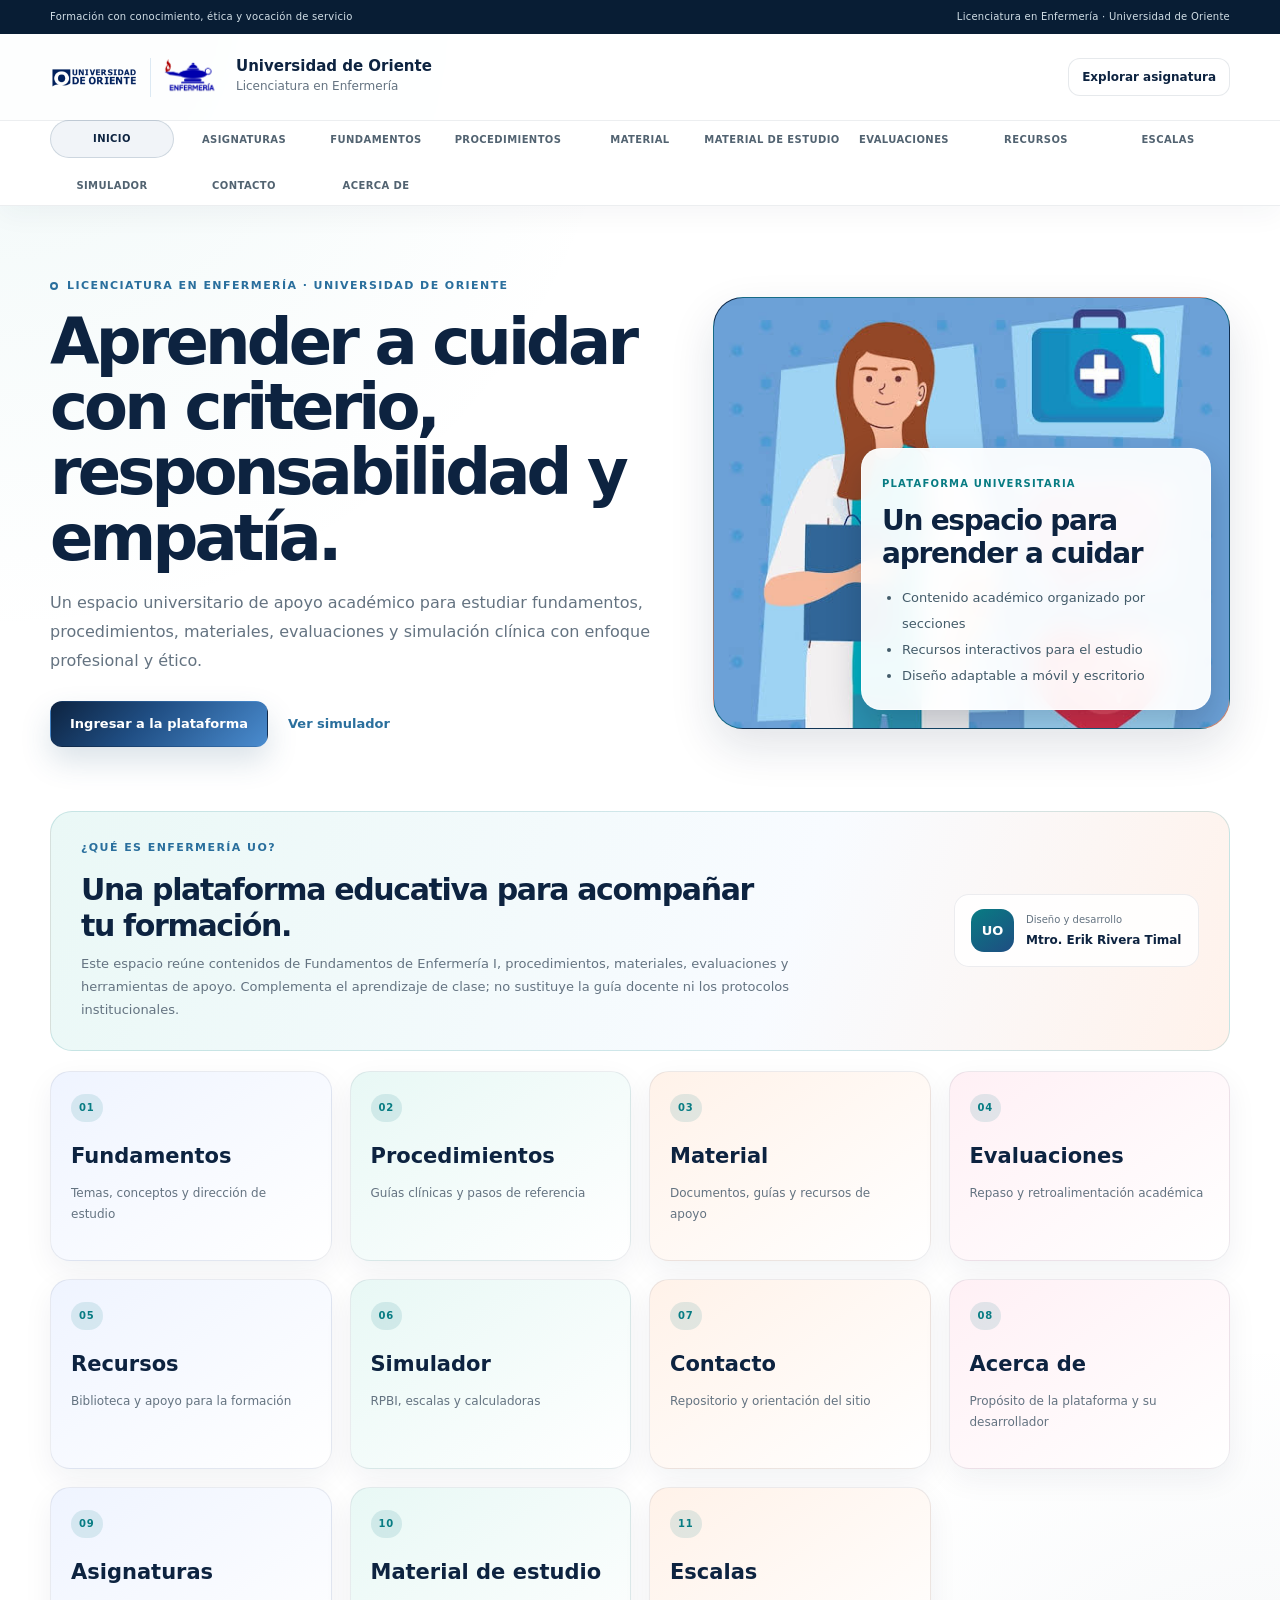
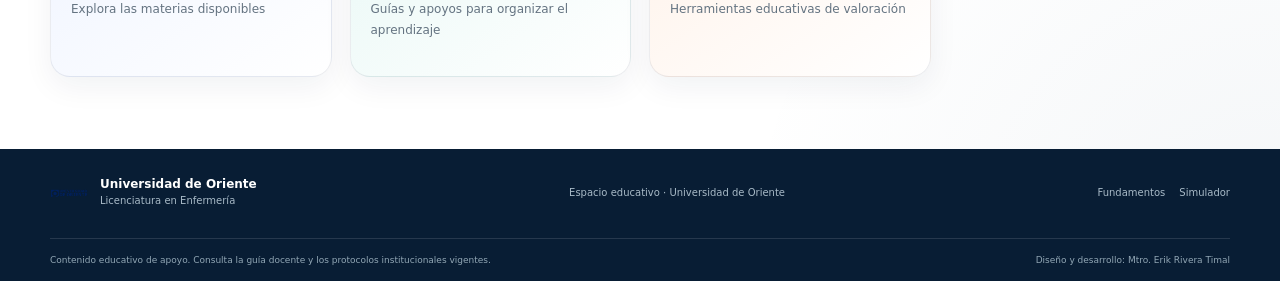
<file: index.html>
<!doctype html>
<html lang="es">
<head>
  <meta charset="utf-8">
  <meta name="viewport" content="width=device-width, initial-scale=1, viewport-fit=cover">
  <meta name="theme-color" content="#0d2340">
  <meta name="author" content="Mtro. Erik Rivera Timal">
  <meta name="description" content="Espacio educativo universitario de la Licenciatura en Enfermería de la Universidad de Oriente.">
  <meta name="apple-mobile-web-app-capable" content="yes">
  <meta name="apple-mobile-web-app-status-bar-style" content="black-translucent">
  <meta name="apple-mobile-web-app-title" content="Enfermería UO">
  <link rel="manifest" href="./manifest.webmanifest">
  <link rel="icon" href="./icon.svg" type="image/svg+xml">
  <link rel="apple-touch-icon" href="./icon.svg">
  <link rel="stylesheet" href="./estilos.css">
  <title>Licenciatura en Enfermería · Universidad de Oriente</title>
</head>
<body>
  <header class="site-header">
    <div class="institutional-bar">
      <div class="container institutional-bar__inner">
        <p>Formación con conocimiento, ética y vocación de servicio</p>
        <a href="./index.html">Licenciatura en Enfermería · Universidad de Oriente</a>
      </div>
    </div>
    <div class="container masthead">
      <a class="brand" href="./index.html" aria-label="Ir al inicio">
        <span class="brand__logos">
          <span class="logo-slot logo-slot--university"><img src="./img/logo-uo.png" alt="Logo Universidad de Oriente"></span>
          <span class="brand__divider" aria-hidden="true"></span>
          <span class="logo-slot logo-slot--nursing"><img src="./img/logo-enfermeria.png" alt="Logo licenciatura en Enfermería"></span>
        </span>
        <span class="brand__copy">
          <strong>Universidad de Oriente</strong>
          <span>Licenciatura en Enfermería</span>
        </span>
      </a>
      <div class="header-actions">
        <a class="button button--subtle header-quick-link" href="./fundamentos.html">Explorar asignatura</a>
        <button class="menu-toggle" id="menuToggle" type="button" aria-expanded="false" aria-controls="primaryNavigation" aria-label="Abrir menú de navegación">
          <span></span><span></span><span></span>
        </button>
      </div>
    </div>
    <nav class="primary-nav" id="primaryNavigation" aria-label="Navegación principal">
      <div class="container primary-nav__inner">
        <a href="./index.html">Inicio</a>
        <a href="./asignaturas.html">Asignaturas</a>
        <a href="./fundamentos.html">Fundamentos</a>
        <a href="./procedimientos.html">Procedimientos</a>
        <a href="./materiales.html">Material</a>
        <a href="./material-estudio.html">Material de estudio</a>
        <a href="./evaluaciones.html">Evaluaciones</a>
        <a href="./recursos.html">Recursos</a>
        <a href="./escalas.html">Escalas</a>
        <a href="./simulador.html">Simulador</a>
        <a href="./contacto.html">Contacto</a>
        <a href="./acerca.html">Acerca de</a>
      </div>
    </nav>
  </header>

  <main class="landing-page" id="contenido">
    <section class="landing-hero">
      <div class="container landing-hero__grid">
        <div class="landing-copy">
          <p class="eyebrow"><span class="eyebrow__mark" aria-hidden="true"></span> Licenciatura en Enfermería · Universidad de Oriente</p>
          <h1>Aprender a cuidar con criterio, responsabilidad y empatía.</h1>
          <p>Un espacio universitario de apoyo académico para estudiar fundamentos, procedimientos, materiales, evaluaciones y simulación clínica con enfoque profesional y ético.</p>
          <div class="hero__actions hero__actions--landing">
            <a class="button button--primary" href="./fundamentos.html">Ingresar a la plataforma</a>
            <a class="text-link" href="./simulador.html">Ver simulador</a>
          </div>
        </div>
        <div class="landing-visual">
          <picture>
            <source srcset="./img/enfermera-hero.jpg" type="image/jpeg">
            <img class="landing-image" src="./img/enfermera-hero.svg" alt="Ilustración de una profesional de enfermería con herramientas de cuidado" fetchpriority="high">
          </picture>
          <div class="landing-card">
            <span class="landing-card__label">Plataforma universitaria</span>
            <h2>Un espacio para aprender a cuidar</h2>
            <ul>
              <li>Contenido académico organizado por secciones</li>
              <li>Recursos interactivos para el estudio</li>
              <li>Diseño adaptable a móvil y escritorio</li>
            </ul>
          </div>
        </div>
      </div>
    </section>

    <section class="container landing-info" aria-label="Información del sitio">
      <div>
        <p class="eyebrow">¿Qué es Enfermería UO?</p>
        <h2>Una plataforma educativa para acompañar tu formación.</h2>
        <p>Este espacio reúne contenidos de Fundamentos de Enfermería I, procedimientos, materiales, evaluaciones y herramientas de apoyo. Complementa el aprendizaje de clase; no sustituye la guía docente ni los protocolos institucionales.</p>
      </div>
      <div class="landing-credit">
        <span class="landing-credit__mark" aria-hidden="true">UO</span>
        <p><span>Diseño y desarrollo</span><strong>Mtro. Erik Rivera Timal</strong></p>
      </div>
    </section>

    <section class="container landing-nav">
      <div class="landing-grid">
        <a class="landing-tile landing-tile--primary" href="./fundamentos.html">
          <span class="landing-tile__tag">01</span>
          <strong>Fundamentos</strong>
          <span>Temas, conceptos y dirección de estudio</span>
        </a>
        <a class="landing-tile" href="./procedimientos.html">
          <span class="landing-tile__tag">02</span>
          <strong>Procedimientos</strong>
          <span>Guías clínicas y pasos de referencia</span>
        </a>
        <a class="landing-tile" href="./materiales.html">
          <span class="landing-tile__tag">03</span>
          <strong>Material</strong>
          <span>Documentos, guías y recursos de apoyo</span>
        </a>
        <a class="landing-tile" href="./evaluaciones.html">
          <span class="landing-tile__tag">04</span>
          <strong>Evaluaciones</strong>
          <span>Repaso y retroalimentación académica</span>
        </a>
        <a class="landing-tile" href="./recursos.html">
          <span class="landing-tile__tag">05</span>
          <strong>Recursos</strong>
          <span>Biblioteca y apoyo para la formación</span>
        </a>
        <a class="landing-tile" href="./simulador.html">
          <span class="landing-tile__tag">06</span>
          <strong>Simulador</strong>
          <span>RPBI, escalas y calculadoras</span>
        </a>
        <a class="landing-tile" href="./contacto.html">
          <span class="landing-tile__tag">07</span>
          <strong>Contacto</strong>
          <span>Repositorio y orientación del sitio</span>
        </a>
        <a class="landing-tile" href="./acerca.html">
          <span class="landing-tile__tag">08</span>
          <strong>Acerca de</strong>
          <span>Propósito de la plataforma y su desarrollador</span>
        </a>
        <a class="landing-tile" href="./asignaturas.html">
          <span class="landing-tile__tag">09</span>
          <strong>Asignaturas</strong>
          <span>Explora las materias disponibles</span>
        </a>
        <a class="landing-tile" href="./material-estudio.html">
          <span class="landing-tile__tag">10</span>
          <strong>Material de estudio</strong>
          <span>Guías y apoyos para organizar el aprendizaje</span>
        </a>
        <a class="landing-tile" href="./escalas.html">
          <span class="landing-tile__tag">11</span>
          <strong>Escalas</strong>
          <span>Herramientas educativas de valoración</span>
        </a>
      </div>
    </section>
  </main>

  <footer class="site-footer">
    <div class="container site-footer__main">
      <a class="brand brand--footer" href="./index.html">
        <img src="./img/logo-uo.png" alt="Logo Universidad de Oriente">
        <span class="brand__copy"><strong>Universidad de Oriente</strong><span>Licenciatura en Enfermería</span></span>
      </a>
      <p>Espacio educativo · Universidad de Oriente</p>
      <div class="site-footer__links">
        <a href="./fundamentos.html">Fundamentos</a>
        <a href="./simulador.html">Simulador</a>
      </div>
    </div>
    <div class="container site-footer__legal">
      <span>Contenido educativo de apoyo. Consulta la guía docente y los protocolos institucionales vigentes.</span>
      <span>Diseño y desarrollo: Mtro. Erik Rivera Timal</span>
    </div>
  </footer>
  <script src="./temas.js" defer></script>
  <script src="./procedimientos.js" defer></script>
  <script src="./evaluaciones.js" defer></script>
  <script src="./recursos.js" defer></script>
  <script src="./app.js" defer></script>
</body>
</html>
</file>
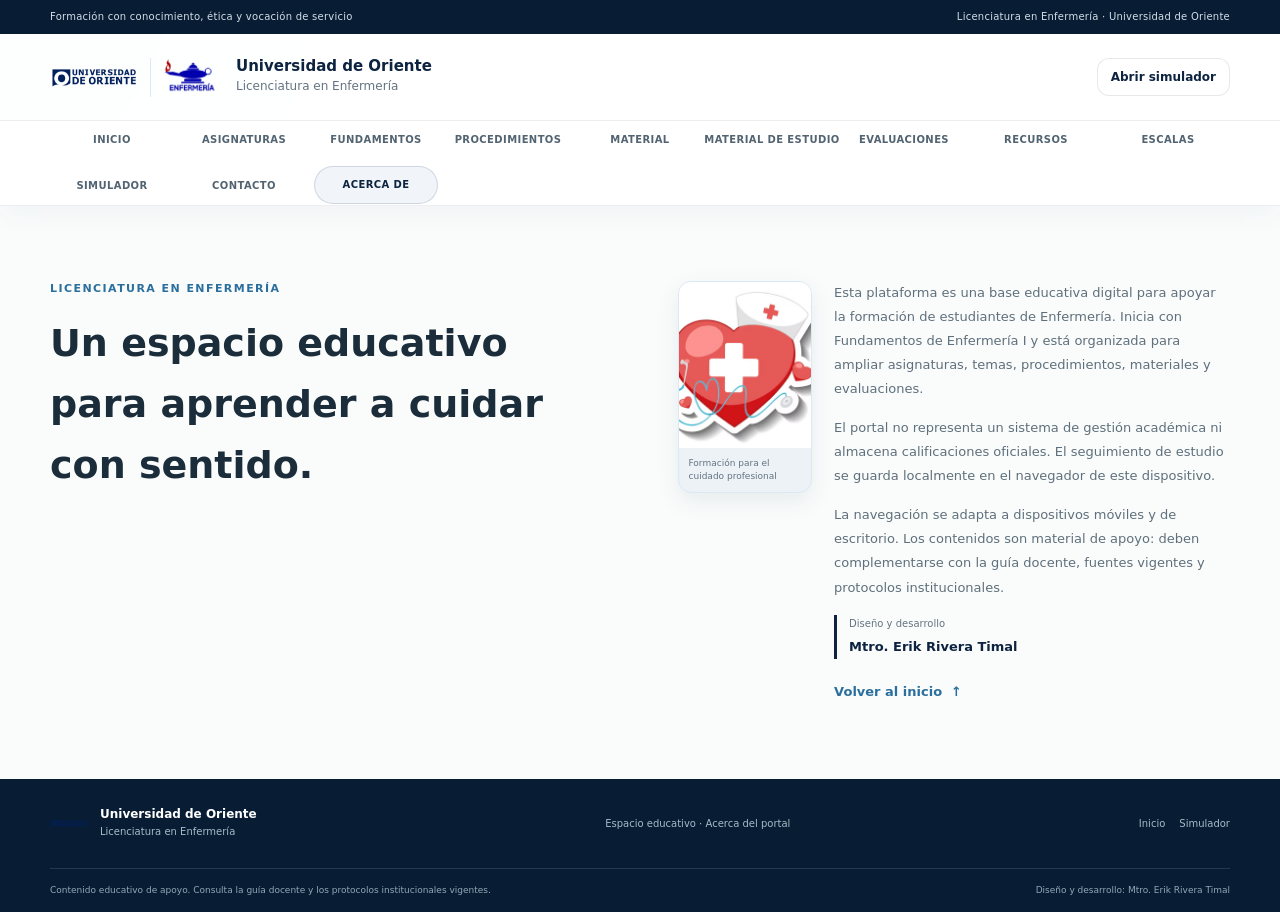
<file: acerca.html>
<!doctype html>
<html lang="es">
<head>
  <meta charset="utf-8">
  <meta name="viewport" content="width=device-width, initial-scale=1, viewport-fit=cover">
  <meta name="theme-color" content="#0d2340">
  <meta name="description" content="Acerca de la plataforma de enfermería UO.">
  <link rel="manifest" href="./manifest.webmanifest">
  <link rel="icon" href="./icon.svg" type="image/svg+xml">
  <link rel="apple-touch-icon" href="./icon.svg">
  <link rel="stylesheet" href="./estilos.css">
  <script src="./temas.js" defer></script>
  <script src="./procedimientos.js" defer></script>
  <script src="./evaluaciones.js" defer></script>
  <script src="./recursos.js" defer></script>
  <script src="./app.js" defer></script>
  <title>Acerca de | Enfermería UO</title>
</head>
<body>
  <header class="site-header">
    <div class="institutional-bar">
      <div class="container institutional-bar__inner">
        <p>Formación con conocimiento, ética y vocación de servicio</p>
        <a href="./index.html">Licenciatura en Enfermería · Universidad de Oriente</a>
      </div>
    </div>
    <div class="container masthead">
      <a class="brand" href="./index.html" aria-label="Ir al inicio">
        <span class="brand__logos">
          <span class="logo-slot logo-slot--university"><img src="./img/logo-uo.png" alt="Logo Universidad de Oriente"></span>
          <span class="brand__divider" aria-hidden="true"></span>
          <span class="logo-slot logo-slot--nursing"><img src="./img/logo-enfermeria.png" alt="Logo licenciatura en Enfermería"></span>
        </span>
        <span class="brand__copy">
          <strong>Universidad de Oriente</strong>
          <span>Licenciatura en Enfermería</span>
        </span>
      </a>
      <div class="header-actions">
        <a class="button button--subtle header-quick-link" href="./simulador.html">Abrir simulador</a>
        <button class="menu-toggle" id="menuToggle" type="button" aria-expanded="false" aria-controls="primaryNavigation" aria-label="Abrir menú de navegación">
          <span></span><span></span><span></span>
        </button>
      </div>
    </div>
    <nav class="primary-nav" id="primaryNavigation" aria-label="Navegación principal">
      <div class="container primary-nav__inner">
        <a href="./index.html">Inicio</a>
        <a href="./asignaturas.html">Asignaturas</a>
        <a href="./fundamentos.html">Fundamentos</a>
        <a href="./procedimientos.html">Procedimientos</a>
        <a href="./materiales.html">Material</a>
        <a href="./material-estudio.html">Material de estudio</a>
        <a href="./evaluaciones.html">Evaluaciones</a>
        <a href="./recursos.html">Recursos</a>
        <a href="./escalas.html">Escalas</a>
        <a href="./simulador.html">Simulador</a>
        <a href="./contacto.html">Contacto</a>
        <a href="./acerca.html" class="is-current">Acerca de</a>
      </div>
    </nav>
  </header>

  <main>
    <section class="about-section section-shell" id="acerca" aria-labelledby="aboutTitle">
      <div class="container about-grid">
        <div>
          <p class="eyebrow">Licenciatura en Enfermería</p>
          <h1 id="aboutTitle">Un espacio educativo para aprender a cuidar con sentido.</h1>
        </div>
        <div class="about-profile">
          <figure class="about-portrait">
            <picture>
              <source srcset="./img/enfermera-perfil.avif" type="image/avif">
              <img src="./img/enfermera-perfil.svg" alt="Ilustración de una profesional de enfermería" loading="lazy">
            </picture>
            <figcaption>Formación para el cuidado profesional</figcaption>
          </figure>
          <div class="about-copy">
            <p>Esta plataforma es una base educativa digital para apoyar la formación de estudiantes de Enfermería. Inicia con Fundamentos de Enfermería I y está organizada para ampliar asignaturas, temas, procedimientos, materiales y evaluaciones.</p>
            <p>El portal no representa un sistema de gestión académica ni almacena calificaciones oficiales. El seguimiento de estudio se guarda localmente en el navegador de este dispositivo.</p>
            <p>La navegación se adapta a dispositivos móviles y de escritorio. Los contenidos son material de apoyo: deben complementarse con la guía docente, fuentes vigentes y protocolos institucionales.</p>
            <p class="about-credit"><span>Diseño y desarrollo</span><strong>Mtro. Erik Rivera Timal</strong></p>
            <a class="text-link" href="./index.html">Volver al inicio <span aria-hidden="true">↑</span></a>
          </div>
        </div>
      </div>
    </section>
  </main>

  <footer class="site-footer">
    <div class="container site-footer__main">
      <a class="brand brand--footer" href="./index.html">
        <img src="./img/logo-uo.png" alt="Logo Universidad de Oriente">
        <span class="brand__copy"><strong>Universidad de Oriente</strong><span>Licenciatura en Enfermería</span></span>
      </a>
      <p>Espacio educativo · Acerca del portal</p>
      <div class="site-footer__links">
        <a href="./index.html">Inicio</a>
        <a href="./simulador.html">Simulador</a>
      </div>
    </div>
    <div class="container site-footer__legal">
      <span>Contenido educativo de apoyo. Consulta la guía docente y los protocolos institucionales vigentes.</span>
      <span>Diseño y desarrollo: Mtro. Erik Rivera Timal</span>
    </div>
  </footer>

</body>
</html>
</file>
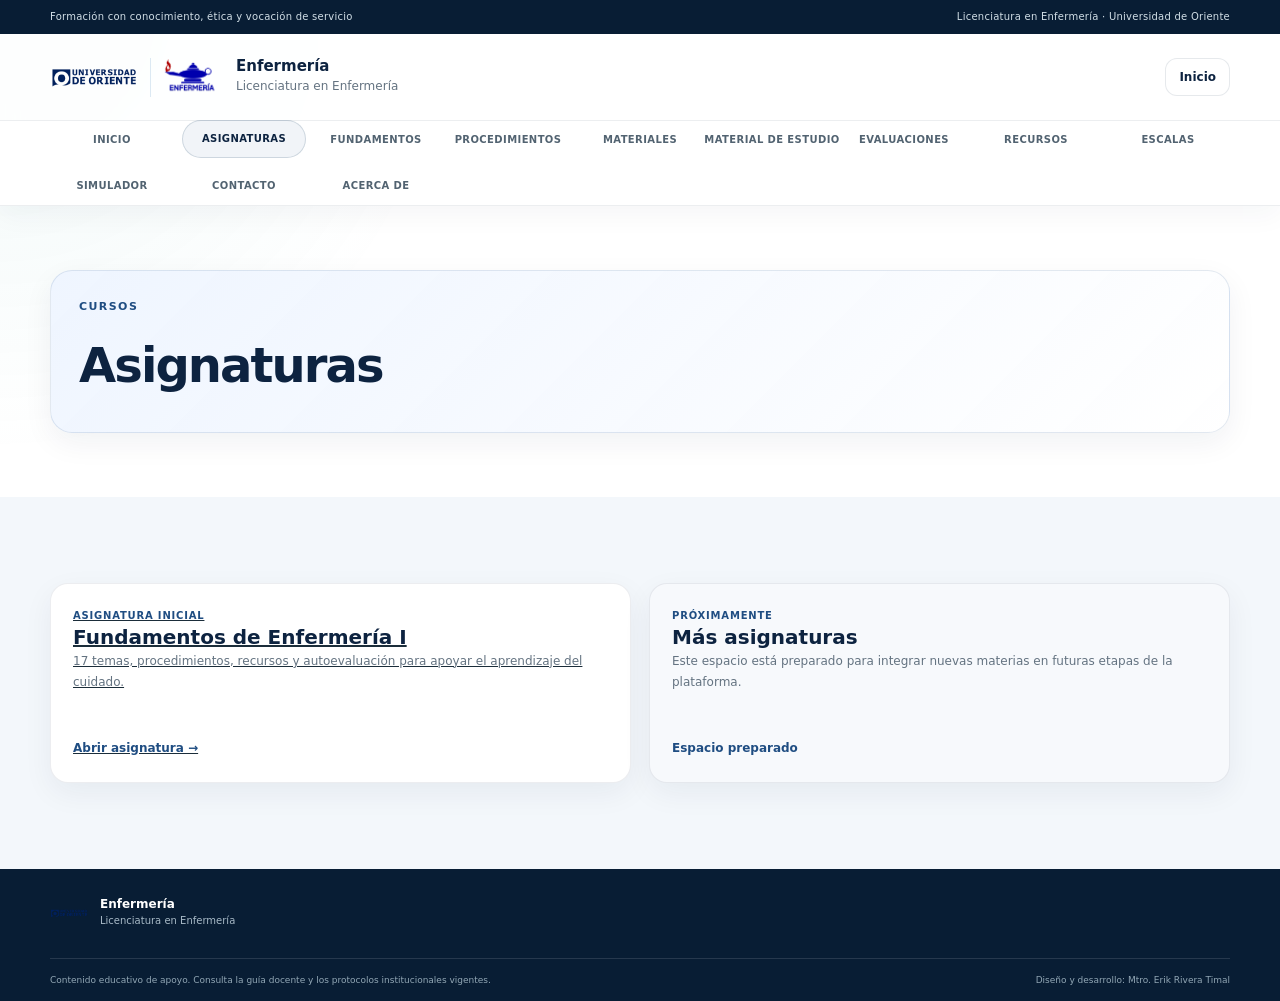
<file: asignaturas.html>
<!doctype html>
<html lang="es">
<head>
  <meta charset="utf-8">
  <meta name="viewport" content="width=device-width, initial-scale=1, viewport-fit=cover">
  <meta name="theme-color" content="#102a43">
  <meta name="description" content="Asignaturas de la Licenciatura en Enfermería.">
  <title>Asignaturas | Enfermería UO</title>
  <link rel="stylesheet" href="./estilos.css">
</head>
<body>
  <a class="skip-link" href="#contenido">Saltar al contenido principal</a>

  <header class="site-header">
    <div class="institutional-bar">
      <div class="container institutional-bar__inner">
        <p>Formación con conocimiento, ética y vocación de servicio</p>
        <a href="./index.html">Licenciatura en Enfermería · Universidad de Oriente</a>
      </div>
    </div>

    <div class="container masthead">
      <a class="brand" href="./index.html" aria-label="Ir al inicio">
        <span class="brand__logos">
          <span class="logo-slot logo-slot--university">
            <img src="./img/logo-uo.png" alt="Logotipo oficial de la Universidad de Oriente">
          </span>
          <span class="brand__divider" aria-hidden="true"></span>
          <span class="logo-slot logo-slot--nursing">
            <img src="./img/logo-enfermeria.png" alt="Logo de la Licenciatura en Enfermería">
          </span>
        </span>
        <span class="brand__copy">
          <strong>Enfermería</strong>
          <span>Licenciatura en Enfermería</span>
        </span>
      </a>

      <div class="header-actions">
        <a class="button button--subtle header-quick-link" href="./index.html">Inicio</a>
        <button class="menu-toggle" id="menuToggle" type="button" aria-expanded="false" aria-controls="primaryNavigation" aria-label="Abrir menú de navegación">
          <span></span><span></span><span></span>
        </button>
      </div>
    </div>

    <nav class="primary-nav" id="primaryNavigation" aria-label="Navegación principal">
      <div class="container primary-nav__inner">
        <a href="./index.html">Inicio</a>
        <a href="./asignaturas.html">Asignaturas</a>
        <a href="./fundamentos.html">Fundamentos</a>
        <a href="./procedimientos.html">Procedimientos</a>
        <a href="./materiales.html">Materiales</a>
        <a href="./material-estudio.html">Material de estudio</a>
        <a href="./evaluaciones.html">Evaluaciones</a>
        <a href="./recursos.html">Recursos</a>
        <a href="./escalas.html">Escalas</a>
        <a href="./simulador.html">Simulador</a>
        <a href="./contacto.html">Contacto</a>
        <a href="./acerca.html">Acerca de</a>
      </div>
    </nav>
  </header>

  <main id="contenido">
    <section class="page-shell">
      <div class="container page-header">
        <div class="page-header__content">
          <p class="eyebrow">Cursos</p>
          <h1>Asignaturas</h1>
        </div>
      </div>
    </section>

    <section class="section-shell section-shell--tinted">
      <div class="container">
        <div class="page-card-grid">
          <a class="page-card" href="./fundamentos.html">
            <span class="page-card__meta">Asignatura inicial</span>
            <strong class="page-card__title">Fundamentos de Enfermería I</strong>
            <p class="page-card__desc">17 temas, procedimientos, recursos y autoevaluación para apoyar el aprendizaje del cuidado.</p>
            <span class="page-card__cta">Abrir asignatura →</span>
          </a>

          <div class="page-card page-card--neutral">
            <span class="page-card__meta">Próximamente</span>
            <strong class="page-card__title">Más asignaturas</strong>
            <p class="page-card__desc">Este espacio está preparado para integrar nuevas materias en futuras etapas de la plataforma.</p>
            <span class="page-card__badge">Espacio preparado</span>
          </div>
        </div>
      </div>
    </section>
  </main>

  <footer class="site-footer">
    <div class="container site-footer__main">
      <a class="brand brand--footer" href="./index.html">
        <img src="./img/logo-uo.png" alt="Logo de la Universidad de Oriente">
        <span class="brand__copy">
          <strong>Enfermería</strong>
          <span>Licenciatura en Enfermería</span>
        </span>
      </a>
    </div>
    <div class="container site-footer__legal">
      <span>Contenido educativo de apoyo. Consulta la guía docente y los protocolos institucionales vigentes.</span>
      <span>Diseño y desarrollo: Mtro. Erik Rivera Timal</span>
    </div>
  </footer>
  <script src="./temas.js" defer></script>
  <script src="./procedimientos.js" defer></script>
  <script src="./evaluaciones.js" defer></script>
  <script src="./recursos.js" defer></script>
  <script src="./app.js" defer></script>
</body>
</html>
</file>
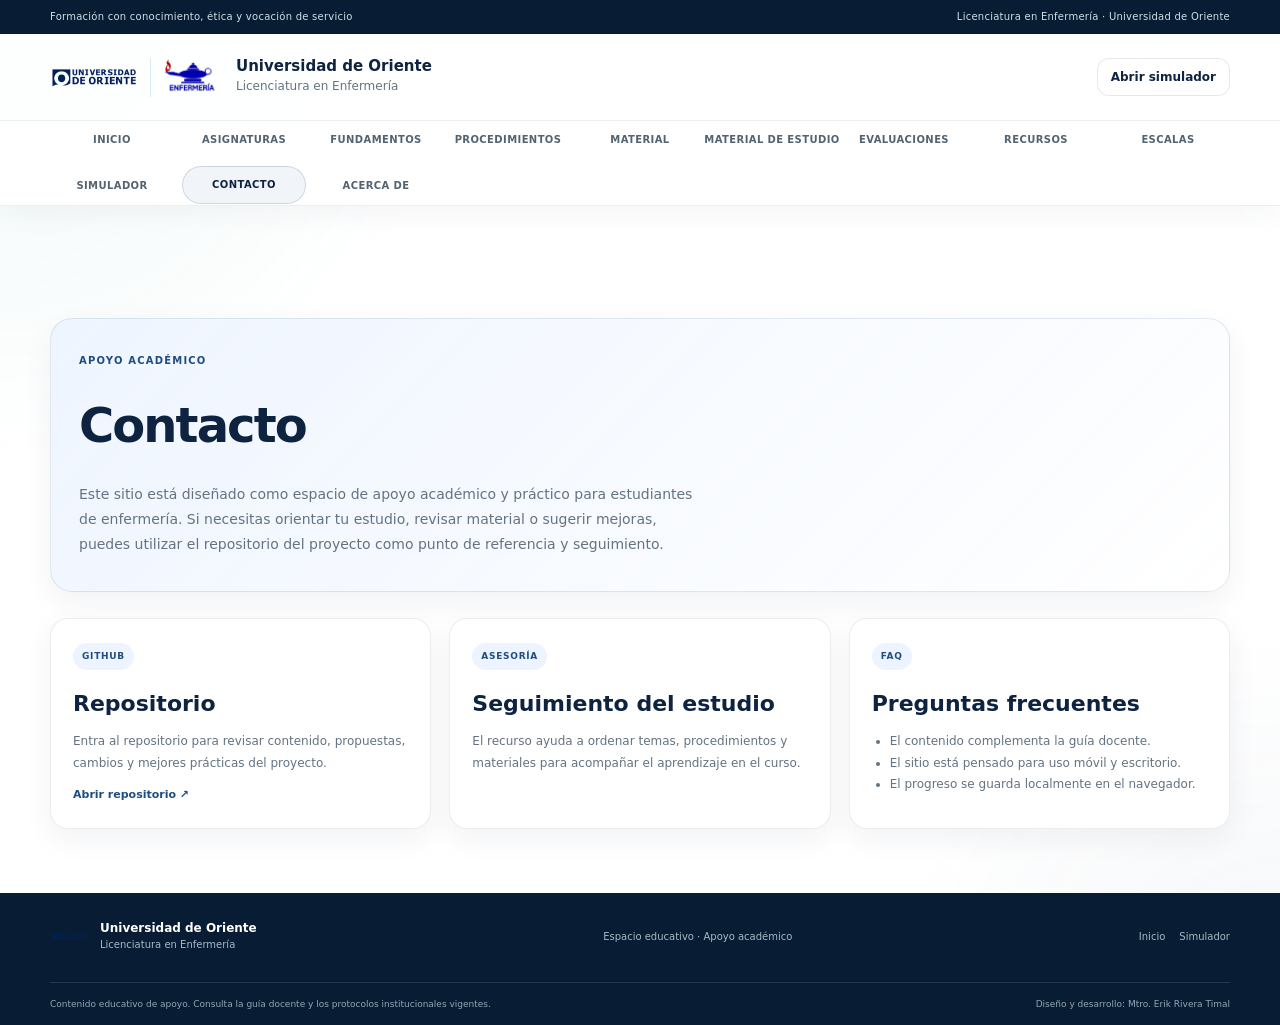
<file: contacto.html>
<!doctype html>
<html lang="es">
<head>
  <meta charset="utf-8">
  <meta name="viewport" content="width=device-width, initial-scale=1, viewport-fit=cover">
  <meta name="theme-color" content="#0d2340">
  <meta name="description" content="Contacto del sitio educativo de Enfermería UO.">
  <link rel="manifest" href="./manifest.webmanifest">
  <link rel="icon" href="./icon.svg" type="image/svg+xml">
  <link rel="apple-touch-icon" href="./icon.svg">
  <link rel="stylesheet" href="./estilos.css">
  <script src="./temas.js" defer></script>
  <script src="./procedimientos.js" defer></script>
  <script src="./evaluaciones.js" defer></script>
  <script src="./recursos.js" defer></script>
  <script src="./app.js" defer></script>
  <title>Contacto | Enfermería UO</title>
</head>
<body>
  <header class="site-header">
    <div class="institutional-bar">
      <div class="container institutional-bar__inner">
        <p>Formación con conocimiento, ética y vocación de servicio</p>
        <a href="./index.html">Licenciatura en Enfermería · Universidad de Oriente</a>
      </div>
    </div>
    <div class="container masthead">
      <a class="brand" href="./index.html" aria-label="Ir al inicio">
        <span class="brand__logos">
          <span class="logo-slot logo-slot--university"><img src="./img/logo-uo.png" alt="Logo Universidad de Oriente"></span>
          <span class="brand__divider" aria-hidden="true"></span>
          <span class="logo-slot logo-slot--nursing"><img src="./img/logo-enfermeria.png" alt="Logo licenciatura en Enfermería"></span>
        </span>
        <span class="brand__copy">
          <strong>Universidad de Oriente</strong>
          <span>Licenciatura en Enfermería</span>
        </span>
      </a>
      <div class="header-actions">
        <a class="button button--subtle header-quick-link" href="./simulador.html">Abrir simulador</a>
        <button class="menu-toggle" id="menuToggle" type="button" aria-expanded="false" aria-controls="primaryNavigation" aria-label="Abrir menú de navegación">
          <span></span><span></span><span></span>
        </button>
      </div>
    </div>
    <nav class="primary-nav" id="primaryNavigation" aria-label="Navegación principal">
      <div class="container primary-nav__inner">
        <a href="./index.html">Inicio</a>
        <a href="./asignaturas.html">Asignaturas</a>
        <a href="./fundamentos.html">Fundamentos</a>
        <a href="./procedimientos.html">Procedimientos</a>
        <a href="./materiales.html">Material</a>
        <a href="./material-estudio.html">Material de estudio</a>
        <a href="./evaluaciones.html">Evaluaciones</a>
        <a href="./recursos.html">Recursos</a>
        <a href="./escalas.html">Escalas</a>
        <a href="./simulador.html">Simulador</a>
        <a href="./contacto.html" class="is-current">Contacto</a>
        <a href="./acerca.html">Acerca de</a>
      </div>
    </nav>
  </header>

  <main class="page-shell">
    <section class="container subpage-hero">
      <div class="subpage-hero__card">
        <span class="subpage-hero__eyebrow">Apoyo académico</span>
        <h1 class="subpage-hero__title">Contacto</h1>
        <p class="subpage-hero__text">Este sitio está diseñado como espacio de apoyo académico y práctico para estudiantes de enfermería. Si necesitas orientar tu estudio, revisar material o sugerir mejoras, puedes utilizar el repositorio del proyecto como punto de referencia y seguimiento.</p>
      </div>
    </section>

    <section class="container page-grid" aria-label="Canales de apoyo">
      <article class="page-card">
        <span class="page-card__tag">GitHub</span>
        <h3>Repositorio</h3>
        <p>Entra al repositorio para revisar contenido, propuestas, cambios y mejores prácticas del proyecto.</p>
        <a class="page-card__link" href="https://github.com/MtroErikTimal/enfermeria-uo" target="_blank" rel="noopener noreferrer">Abrir repositorio ↗</a>
      </article>
      <article class="page-card">
        <span class="page-card__tag">Asesoría</span>
        <h3>Seguimiento del estudio</h3>
        <p>El recurso ayuda a ordenar temas, procedimientos y materiales para acompañar el aprendizaje en el curso.</p>
      </article>
      <article class="page-card">
        <span class="page-card__tag">FAQ</span>
        <h3>Preguntas frecuentes</h3>
        <ul>
          <li>El contenido complementa la guía docente.</li>
          <li>El sitio está pensado para uso móvil y escritorio.</li>
          <li>El progreso se guarda localmente en el navegador.</li>
        </ul>
      </article>
    </section>
  </main>

  <footer class="site-footer">
    <div class="container site-footer__main">
      <a class="brand brand--footer" href="./index.html">
        <img src="./img/logo-uo.png" alt="Logo Universidad de Oriente">
        <span class="brand__copy"><strong>Universidad de Oriente</strong><span>Licenciatura en Enfermería</span></span>
      </a>
      <p>Espacio educativo · Apoyo académico</p>
      <div class="site-footer__links">
        <a href="./index.html">Inicio</a>
        <a href="./simulador.html">Simulador</a>
      </div>
    </div>
    <div class="container site-footer__legal">
      <span>Contenido educativo de apoyo. Consulta la guía docente y los protocolos institucionales vigentes.</span>
      <span>Diseño y desarrollo: Mtro. Erik Rivera Timal</span>
    </div>
  </footer>

</body>
</html>
</file>
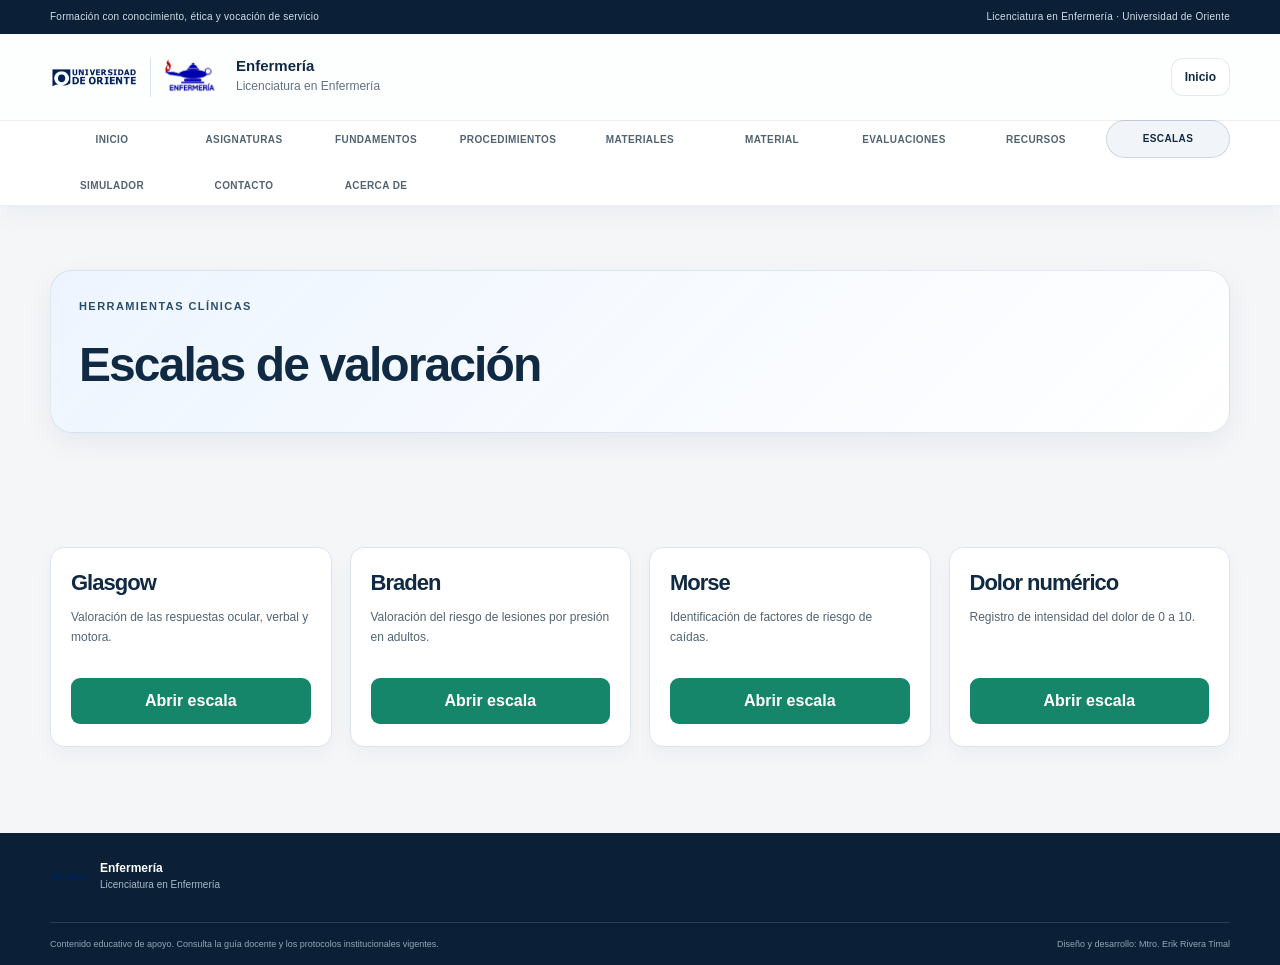
<file: escalas.html>
<!doctype html>
<html lang="es">
<head>
  <meta charset="utf-8">
  <meta name="viewport" content="width=device-width, initial-scale=1, viewport-fit=cover">
  <meta name="theme-color" content="#102a43">
  <meta name="description" content="Escalas de valoración de Enfermería.">
  <title>Escalas de valoración | Enfermería UO</title>
  <link rel="stylesheet" href="./estilos.css">
  <style>
    :root {
      --uo-navy: #102a43;
      --uo-navy-dark: #0b2036;
      --uo-blue: #294e6c;
      --uo-teal: #315c7d;
      --uo-canvas: #f4f6f8;
      --uo-paper: #fff;
      --uo-line: #dce4eb;
      --uo-muted: #647381;
      --uo-ink: #1b2d3a;
      --uo-success: #16866a;
      --uo-warning: #d9a000;
      --uo-badge-low: #DCFCE7;
      --uo-badge-mid: #FEF3C7;
      --uo-badge-high: #FEE2E2;
    }

    body {
      margin: 0;
      background: var(--uo-canvas);
      color: var(--uo-ink);
      font-family: Inter, Arial, sans-serif;
      line-height: 1.6;
    }

    .page-shell {
      padding-block: 64px 28px;
    }

    .page-card-grid {
      display: grid;
      grid-template-columns: repeat(auto-fit, minmax(220px, 1fr));
      gap: 18px;
    }

    .page-card {
      display: flex;
      flex-direction: column;
      gap: 12px;
      min-height: 200px;
      padding: 22px 20px;
      border: 1px solid var(--uo-line);
      border-radius: 14px;
      background: white;
      box-shadow: 0 8px 20px rgba(16, 42, 67, 0.04);
    }

    .page-card h2 {
      margin: 0;
      color: var(--uo-navy);
      font-size: 22px;
    }

    .page-card p {
      margin: 0;
      color: #536473;
      line-height: 1.7;
    }

    .page-card button,
    .page-card .boton {
      display: inline-flex;
      align-items: center;
      justify-content: center;
      min-height: 42px;
      margin-top: auto;
      padding: 10px 16px;
      border: 0;
      border-radius: 9px;
      background: var(--uo-success);
      color: white;
      font-weight: 700;
      cursor: pointer;
      text-decoration: none;
    }

    .page-card .secundario {
      background: #e7eef5;
      color: var(--uo-navy);
    }

    .escala-panel {
      margin-top: 24px;
      padding: 22px;
      border: 1px solid var(--uo-line);
      border-radius: 16px;
      background: white;
      box-shadow: 0 10px 26px rgba(16, 42, 67, 0.04);
    }

    .campo {
      margin: 18px 0;
    }

    .campo label {
      display: block;
      margin-bottom: 7px;
      font-weight: 700;
      color: var(--uo-navy);
    }

    .campo select,
    .campo input {
      width: 100%;
      padding: 12px;
      border: 1px solid #b9c8d6;
      border-radius: 9px;
      background: white;
      font-size: 15px;
    }

    .acciones {
      display: flex;
      flex-wrap: wrap;
      gap: 10px;
      margin-top: 20px;
    }

    .resultado {
      margin-top: 22px;
      padding: 18px;
      border-left: 5px solid var(--uo-success);
      border-radius: 10px;
      background: #eaf7f1;
    }

    .resultado .puntuacion {
      font-size: 28px;
      font-weight: 800;
      color: var(--uo-success);
    }

    .resultado .nota {
      color: var(--uo-muted);
      font-size: 13px;
    }

    .etiqueta-riesgo {
      display: inline-block;
      margin-bottom: 12px;
      padding: 9px 15px;
      border-radius: 8px;
      font-weight: 800;
      font-size: .95rem;
      letter-spacing: .4px;
    }

    .resultado.riesgo-bajo {
      background: #F0FDF4;
      border-left-color: #16A34A;
    }

    .resultado.riesgo-bajo .etiqueta-riesgo {
      color: #166534;
      background: var(--uo-badge-low);
    }

    .resultado.riesgo-medio {
      background: #FFFBEB;
      border-left-color: #F59E0B;
    }

    .resultado.riesgo-medio .etiqueta-riesgo {
      color: #92400E;
      background: var(--uo-badge-mid);
    }

    .resultado.riesgo-alto {
      background: #FEF2F2;
      border-left-color: #DC2626;
    }

    .resultado.riesgo-alto .etiqueta-riesgo {
      color: #991B1B;
      background: var(--uo-badge-high);
    }

    @media (max-width: 760px) {
      .page-card-grid {
        grid-template-columns: 1fr;
      }
    }
  </style>
</head>
<body>
  <header class="site-header">
    <div class="institutional-bar">
      <div class="container institutional-bar__inner">
        <p>Formación con conocimiento, ética y vocación de servicio</p>
        <a href="./index.html">Licenciatura en Enfermería · Universidad de Oriente</a>
      </div>
    </div>

    <div class="container masthead">
      <a class="brand" href="./index.html" aria-label="Ir al inicio">
        <span class="brand__logos">
          <span class="logo-slot logo-slot--university">
            <img src="./img/logo-uo.png" alt="Logotipo oficial de la Universidad de Oriente">
          </span>
          <span class="brand__divider" aria-hidden="true"></span>
          <span class="logo-slot logo-slot--nursing">
            <img src="./img/logo-enfermeria.png" alt="Logotipo de la Licenciatura en Enfermería">
          </span>
        </span>
        <span class="brand__copy">
          <strong>Enfermería</strong>
          <span>Licenciatura en Enfermería</span>
        </span>
      </a>
      <div class="header-actions">
        <a class="button button--subtle header-quick-link" href="./index.html">Inicio</a>
        <button class="menu-toggle" id="menuToggle" type="button" aria-expanded="false" aria-controls="primaryNavigation" aria-label="Abrir menú de navegación">
          <span></span><span></span><span></span>
        </button>
      </div>
    </div>

    <nav class="primary-nav" id="primaryNavigation" aria-label="Navegación principal">
      <div class="container primary-nav__inner">
        <a href="./index.html">Inicio</a>
        <a href="./asignaturas.html">Asignaturas</a>
        <a href="./fundamentos.html">Fundamentos</a>
        <a href="./procedimientos.html">Procedimientos</a>
        <a href="./materiales.html">Materiales</a>
        <a href="./material-estudio.html">Material</a>
        <a href="./evaluaciones.html">Evaluaciones</a>
        <a href="./recursos.html">Recursos</a>
        <a href="./escalas.html">Escalas</a>
        <a href="./simulador.html">Simulador</a>
        <a href="./contacto.html">Contacto</a>
        <a href="./acerca.html">Acerca de</a>
      </div>
    </nav>
  </header>

  <main id="contenido">
    <section class="page-shell">
      <div class="container page-header">
        <div class="page-header__content">
          <p class="eyebrow">Herramientas clínicas</p>
          <h1>Escalas de valoración</h1>
        </div>
      </div>
    </section>

    <section class="section-shell section-shell--tinted">
      <div class="container">
        <div class="page-card-grid">
          <article class="page-card">
            <h2>Glasgow</h2>
            <p>Valoración de las respuestas ocular, verbal y motora.</p>
            <button type="button" data-escala="glasgow">Abrir escala</button>
          </article>

          <article class="page-card">
            <h2>Braden</h2>
            <p>Valoración del riesgo de lesiones por presión en adultos.</p>
            <button type="button" data-escala="braden">Abrir escala</button>
          </article>

          <article class="page-card">
            <h2>Morse</h2>
            <p>Identificación de factores de riesgo de caídas.</p>
            <button type="button" data-escala="morse">Abrir escala</button>
          </article>

          <article class="page-card">
            <h2>Dolor numérico</h2>
            <p>Registro de intensidad del dolor de 0 a 10.</p>
            <button type="button" data-escala="dolor">Abrir escala</button>
          </article>
        </div>

        <section id="panel" class="escala-panel" hidden>
          <h2 id="titulo"></h2>
          <p id="descripcion"></p>

          <div class="campo">
            <label for="caso">Identificador del caso simulado</label>
            <input id="caso" type="text" maxlength="50" placeholder="Ej. Caso académico 01">
          </div>

          <form id="formulario">
            <div id="preguntas"></div>
            <div class="acciones">
              <button type="submit">Calcular puntuación</button>
              <button type="button" id="limpiar" class="secundario">Limpiar</button>
              <button type="button" id="imprimir" class="secundario">Imprimir</button>
            </div>
          </form>

          <div id="resultado" class="resultado" hidden aria-live="polite">
            <h3>Resultado educativo</h3>
            <p id="casoResultado"></p>
            <p id="puntuacion" class="puntuacion"></p>
            <p id="interpretacion"></p>
            <p id="recomendacion" class="nota"></p>
          </div>
        </section>
      </div>
    </section>
  </main>

  <footer class="site-footer">
    <div class="container site-footer__main">
      <a class="brand brand--footer" href="./index.html">
        <img src="./img/logo-uo.png" alt="Logotipo oficial de la Universidad de Oriente">
        <span class="brand__copy">
          <strong>Enfermería</strong>
          <span>Licenciatura en Enfermería</span>
        </span>
      </a>
    </div>
    <div class="container site-footer__legal">
      <span>Contenido educativo de apoyo. Consulta la guía docente y los protocolos institucionales vigentes.</span>
      <span>Diseño y desarrollo: Mtro. Erik Rivera Timal</span>
    </div>
  </footer>

  <script>
    "use strict";
    const datos = {
      glasgow: {
        titulo: "Escala de Coma de Glasgow",
        descripcion: "Selecciona la respuesta observada en cada componente.",
        preguntas: [
          { id: "ocular", texto: "Respuesta ocular", opciones: [["Espontánea", 4],["A la voz", 3],["A la presión", 2],["Ninguna", 1]] },
          { id: "verbal", texto: "Respuesta verbal", opciones: [["Orientada", 5],["Confusa", 4],["Palabras", 3],["Sonidos", 2],["Ninguna", 1]] },
          { id: "motora", texto: "Respuesta motora", opciones: [["Obedece órdenes", 6],["Localiza la presión", 5],["Flexión normal", 4],["Flexión anormal", 3],["Extensión anormal", 2],["Ninguna", 1]] }
        ],
        calcular(v) {
          const total = v.reduce((a, b) => a + b, 0);
          let texto;
          if (total >= 13) texto = "Puntuación de 13 a 15.";
          else if (total >= 9) texto = "Puntuación de 9 a 12.";
          else texto = "Puntuación de 3 a 8.";
          return { total, texto, nota: "Registrar también cada componente por separado. Considerar factores que impidan evaluar las respuestas. Una alteración aguda requiere valoración clínica." };
        }
      },
      braden: {
        titulo: "Escala de Braden",
        descripcion: "Versión para adultos: seis dimensiones de riesgo.",
        preguntas: [
          { id: "percepcion", texto: "Percepción sensorial", opciones: [["Completamente limitada", 1],["Muy limitada", 2],["Ligeramente limitada", 3],["Sin limitaciones", 4]] },
          { id: "humedad", texto: "Exposición a la humedad", opciones: [["Constantemente húmeda", 1],["Muy húmeda", 2],["Ocasionalmente húmeda", 3],["Raramente húmeda", 4]] },
          { id: "actividad", texto: "Actividad", opciones: [["Encamado", 1],["En silla", 2],["Camina ocasionalmente", 3],["Camina frecuentemente", 4]] },
          { id: "movilidad", texto: "Movilidad", opciones: [["Completamente inmóvil", 1],["Muy limitada", 2],["Ligeramente limitada", 3],["Sin limitaciones", 4]] },
          { id: "nutricion", texto: "Nutrición", opciones: [["Muy deficiente", 1],["Probablemente inadecuada", 2],["Adecuada", 3],["Excelente", 4]] },
          { id: "friccion", texto: "Fricción y cizallamiento", opciones: [["Problema", 1],["Problema potencial", 2],["Sin problema aparente", 3]] }
        ],
        calcular(v) {
          const total = v.reduce((a, b) => a + b, 0);
          let texto;
          if (total <= 12) texto = "Riesgo alto según el punto de corte convencional.";
          else if (total <= 18) texto = "Riesgo moderado según el punto de corte convencional.";
          else texto = "Riesgo bajo según el punto de corte convencional.";
          return { total, texto, nota: "La puntuación posible es de 6 a 23. Verifica los puntos de corte con el protocolo institucional." };
        }
      },
      morse: {
        titulo: "Escala de Morse",
        descripcion: "Selecciona la respuesta correspondiente a cada factor.",
        preguntas: [
          { id: "caidas", texto: "Antecedentes de caídas", opciones: [["No", 0],["Sí", 25]] },
          { id: "diagnostico", texto: "Diagnóstico secundario", opciones: [["No", 0],["Sí", 15]] },
          { id: "ayuda", texto: "Ayuda para deambular", opciones: [["Ninguna, reposo o asistencia", 0],["Bastón, muletas o andador", 15],["Se apoya en muebles", 30]] },
          { id: "iv", texto: "Terapia intravenosa o acceso IV", opciones: [["No", 0],["Sí", 20]] },
          { id: "marcha", texto: "Marcha", opciones: [["Normal, reposo o silla de ruedas", 0],["Débil", 10],["Alterada", 20]] },
          { id: "mental", texto: "Estado mental", opciones: [["Reconoce sus limitaciones", 0],["Sobreestima sus capacidades u olvida limitaciones", 15]] }
        ],
        calcular(v) {
          const total = v.reduce((a, b) => a + b, 0);
          let texto;
          if (total < 25) texto = "Riesgo bajo según el esquema convencional.";
          else if (total < 45) texto = "Riesgo moderado según el esquema convencional.";
          else texto = "Riesgo alto según el esquema convencional.";
          return { total, texto, nota: "Los puntos de corte pueden variar por protocolo." };
        }
      },
      dolor: {
        titulo: "Escala numérica del dolor",
        descripcion: "Registra la intensidad del dolor comunicada por el paciente.",
        preguntas: [{ id: "intensidad", texto: "Intensidad del dolor", opciones: Array.from({ length: 11 }, (_, i) => [i === 0 ? "0 — Sin dolor" : i === 10 ? "10 — Peor dolor imaginable" : `${i} — Intensidad`, i]) }],
        calcular(v) {
          const total = v[0];
          let texto;
          if (total === 0) texto = "Sin dolor referido.";
          else if (total <= 3) texto = "Dolor leve, según una clasificación habitual.";
          else if (total <= 6) texto = "Dolor moderado, según una clasificación habitual.";
          else texto = "Dolor intenso, según una clasificación habitual.";
          return { total, texto, nota: "Registrar también localización, características, duración y respuesta a las intervenciones." };
        }
      }
    };

    const panel = document.getElementById("panel");
    const formulario = document.getElementById("formulario");
    const preguntas = document.getElementById("preguntas");
    const resultado = document.getElementById("resultado");
    let actual = null;

    document.querySelectorAll("[data-escala]").forEach((boton) => {
      boton.addEventListener("click", () => abrir(boton.dataset.escala));
    });

    function abrir(nombre) {
      actual = datos[nombre];
      document.getElementById("titulo").textContent = actual.titulo;
      document.getElementById("descripcion").textContent = actual.descripcion;
      preguntas.replaceChildren();
      resultado.hidden = true;

      actual.preguntas.forEach((pregunta) => {
        const campo = document.createElement("div");
        campo.className = "campo";

        const etiqueta = document.createElement("label");
        etiqueta.htmlFor = pregunta.id;
        etiqueta.textContent = pregunta.texto;

        const select = document.createElement("select");
        select.id = pregunta.id;
        select.required = true;

        const inicial = document.createElement("option");
        inicial.value = "";
        inicial.textContent = "Selecciona una respuesta";
        inicial.disabled = true;
        inicial.selected = true;
        select.appendChild(inicial);

        pregunta.opciones.forEach(([texto, valor]) => {
          const opcion = document.createElement("option");
          opcion.value = String(valor);
          opcion.textContent = `${texto} (${valor} puntos)`;
          select.appendChild(opcion);
        });

        campo.append(etiqueta, select);
        preguntas.appendChild(campo);
      });

      panel.hidden = false;
      panel.scrollIntoView({ behavior: "smooth", block: "start" });
    }

    formulario.addEventListener("submit", (evento) => {
      evento.preventDefault();
      if (!actual || !formulario.reportValidity()) return;

      const valores = actual.preguntas.map((pregunta) => Number(document.getElementById(pregunta.id).value));
      const r = actual.calcular(valores);

      document.getElementById("casoResultado").textContent = "Caso: " + (document.getElementById("caso").value.trim() || "Caso simulado sin identificador");
      document.getElementById("puntuacion").textContent = "Puntuación: " + r.total;
      document.getElementById("interpretacion").textContent = r.texto;
      document.getElementById("recomendacion").textContent = r.nota;

      const interpretacion = r.texto.toLowerCase();
      let nivel = "medio";

      if (actual === datos.glasgow) {
        if (r.total <= 8) nivel = "alto";
        else if (r.total <= 12) nivel = "medio";
        else nivel = "bajo";
      } else if (interpretacion.includes("riesgo bajo") || interpretacion.includes("sin riesgo") || interpretacion.includes("dolor leve")) {
        nivel = "bajo";
      } else if (interpretacion.includes("riesgo alto") || interpretacion.includes("riesgo elevado") || interpretacion.includes("riesgo muy alto") || interpretacion.includes("dolor intenso")) {
        nivel = "alto";
      }

      resultado.classList.remove("riesgo-bajo", "riesgo-medio", "riesgo-alto");
      resultado.classList.add("riesgo-" + nivel);

      let etiquetaRiesgo = resultado.querySelector(".etiqueta-riesgo");
      if (!etiquetaRiesgo) {
        etiquetaRiesgo = document.createElement("div");
        etiquetaRiesgo.className = "etiqueta-riesgo";
        resultado.prepend(etiquetaRiesgo);
      }

      etiquetaRiesgo.textContent = nivel === "bajo" ? "RIESGO BAJO" : nivel === "medio" ? "RIESGO MEDIO" : "RIESGO ALTO";
      resultado.hidden = false;
      resultado.scrollIntoView({ behavior: "smooth", block: "nearest" });
    });

    document.getElementById("limpiar").addEventListener("click", () => {
      formulario.reset();
      document.getElementById("caso").value = "";
      resultado.hidden = true;
    });

    document.getElementById("imprimir").addEventListener("click", () => {
      if (resultado.hidden) {
        alert("Primero calcula una puntuación.");
        return;
      }
      window.print();
    });
  </script>
  <script src="./temas.js" defer></script>
  <script src="./procedimientos.js" defer></script>
  <script src="./evaluaciones.js" defer></script>
  <script src="./recursos.js" defer></script>
  <script src="./app.js" defer></script>
</body>
</html>
</file>
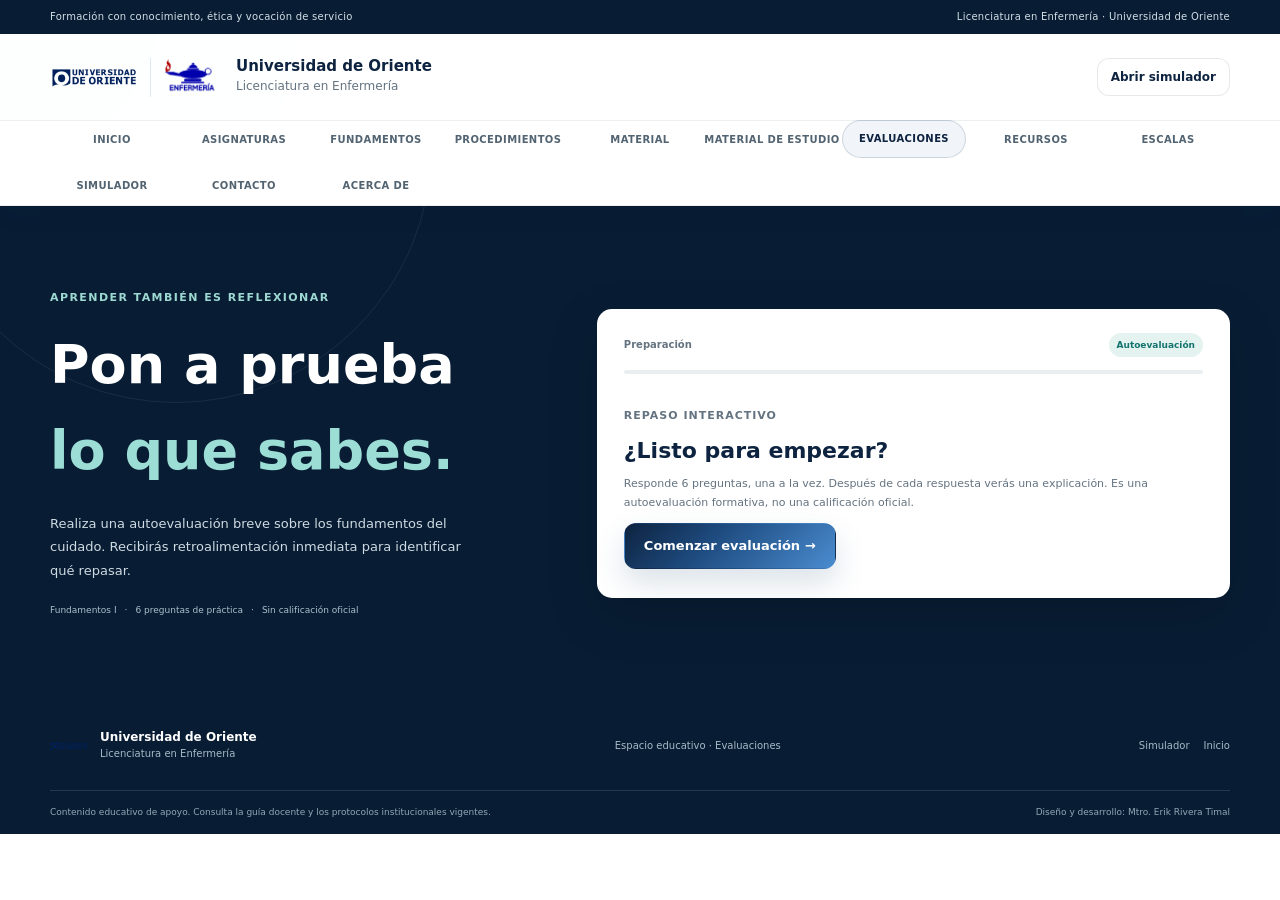
<file: evaluaciones.html>
<!doctype html>
<html lang="es">
<head>
  <meta charset="utf-8">
  <meta name="viewport" content="width=device-width, initial-scale=1, viewport-fit=cover">
  <meta name="theme-color" content="#0d2340">
  <meta name="description" content="Evaluaciones de apoyo para enfermería.">
  <link rel="manifest" href="./manifest.webmanifest">
  <link rel="icon" href="./icon.svg" type="image/svg+xml">
  <link rel="apple-touch-icon" href="./icon.svg">
  <link rel="stylesheet" href="./estilos.css">
  <script src="./temas.js" defer></script>
  <script src="./procedimientos.js" defer></script>
  <script src="./evaluaciones.js" defer></script>
  <script src="./recursos.js" defer></script>
  <script src="./app.js" defer></script>
  <title>Evaluaciones | Enfermería UO</title>
</head>
<body>
  <header class="site-header">
    <div class="institutional-bar">
      <div class="container institutional-bar__inner">
        <p>Formación con conocimiento, ética y vocación de servicio</p>
        <a href="./index.html">Licenciatura en Enfermería · Universidad de Oriente</a>
      </div>
    </div>
    <div class="container masthead">
      <a class="brand" href="./index.html" aria-label="Ir al inicio">
        <span class="brand__logos">
          <span class="logo-slot logo-slot--university"><img src="./img/logo-uo.png" alt="Logo Universidad de Oriente"></span>
          <span class="brand__divider" aria-hidden="true"></span>
          <span class="logo-slot logo-slot--nursing"><img src="./img/logo-enfermeria.png" alt="Logo licenciatura en Enfermería"></span>
        </span>
        <span class="brand__copy">
          <strong>Universidad de Oriente</strong>
          <span>Licenciatura en Enfermería</span>
        </span>
      </a>
      <div class="header-actions">
        <a class="button button--subtle header-quick-link" href="./simulador.html">Abrir simulador</a>
        <button class="menu-toggle" id="menuToggle" type="button" aria-expanded="false" aria-controls="primaryNavigation" aria-label="Abrir menú de navegación">
          <span></span><span></span><span></span>
        </button>
      </div>
    </div>
    <nav class="primary-nav" id="primaryNavigation" aria-label="Navegación principal">
      <div class="container primary-nav__inner">
        <a href="./index.html">Inicio</a>
        <a href="./asignaturas.html">Asignaturas</a>
        <a href="./fundamentos.html">Fundamentos</a>
        <a href="./procedimientos.html">Procedimientos</a>
        <a href="./materiales.html">Material</a>
        <a href="./material-estudio.html">Material de estudio</a>
        <a href="./evaluaciones.html" class="is-current">Evaluaciones</a>
        <a href="./recursos.html">Recursos</a>
        <a href="./escalas.html">Escalas</a>
        <a href="./simulador.html">Simulador</a>
        <a href="./contacto.html">Contacto</a>
        <a href="./acerca.html">Acerca de</a>
      </div>
    </nav>
  </header>

  <main>
    <section class="assessment-section section-shell section-shell--dark" id="evaluaciones" aria-labelledby="assessmentTitle">
      <div class="container assessment-layout">
        <div class="assessment-copy">
          <p class="eyebrow eyebrow--light">Aprender también es reflexionar</p>
          <h1 id="assessmentTitle">Pon a prueba<br><span>lo que sabes.</span></h1>
          <p>Realiza una autoevaluación breve sobre los fundamentos del cuidado. Recibirás retroalimentación inmediata para identificar qué repasar.</p>
          <div class="assessment-meta"><span>Fundamentos I</span><span>·</span><span id="assessmentCount">Preguntas de práctica</span><span>·</span><span>Sin calificación oficial</span></div>
        </div>
        <div class="quiz-card" id="quizCard">
          <div class="quiz-card__header"><span id="quizStep">Preparación</span><span class="quiz-pill">Autoevaluación</span></div>
          <div class="quiz-progress" role="progressbar" aria-label="Progreso de la autoevaluación" aria-valuemin="0" aria-valuemax="1" aria-valuenow="0"><span id="quizProgress"></span></div>
          <div id="quizContent"></div>
        </div>
      </div>
    </section>
  </main>

  <footer class="site-footer">
    <div class="container site-footer__main">
      <a class="brand brand--footer" href="./index.html">
        <img src="./img/logo-uo.png" alt="Logo Universidad de Oriente">
        <span class="brand__copy"><strong>Universidad de Oriente</strong><span>Licenciatura en Enfermería</span></span>
      </a>
      <p>Espacio educativo · Evaluaciones</p>
      <div class="site-footer__links">
        <a href="./simulador.html">Simulador</a>
        <a href="./index.html">Inicio</a>
      </div>
    </div>
    <div class="container site-footer__legal">
      <span>Contenido educativo de apoyo. Consulta la guía docente y los protocolos institucionales vigentes.</span>
      <span>Diseño y desarrollo: Mtro. Erik Rivera Timal</span>
    </div>
  </footer>

</body>
</html>
</file>
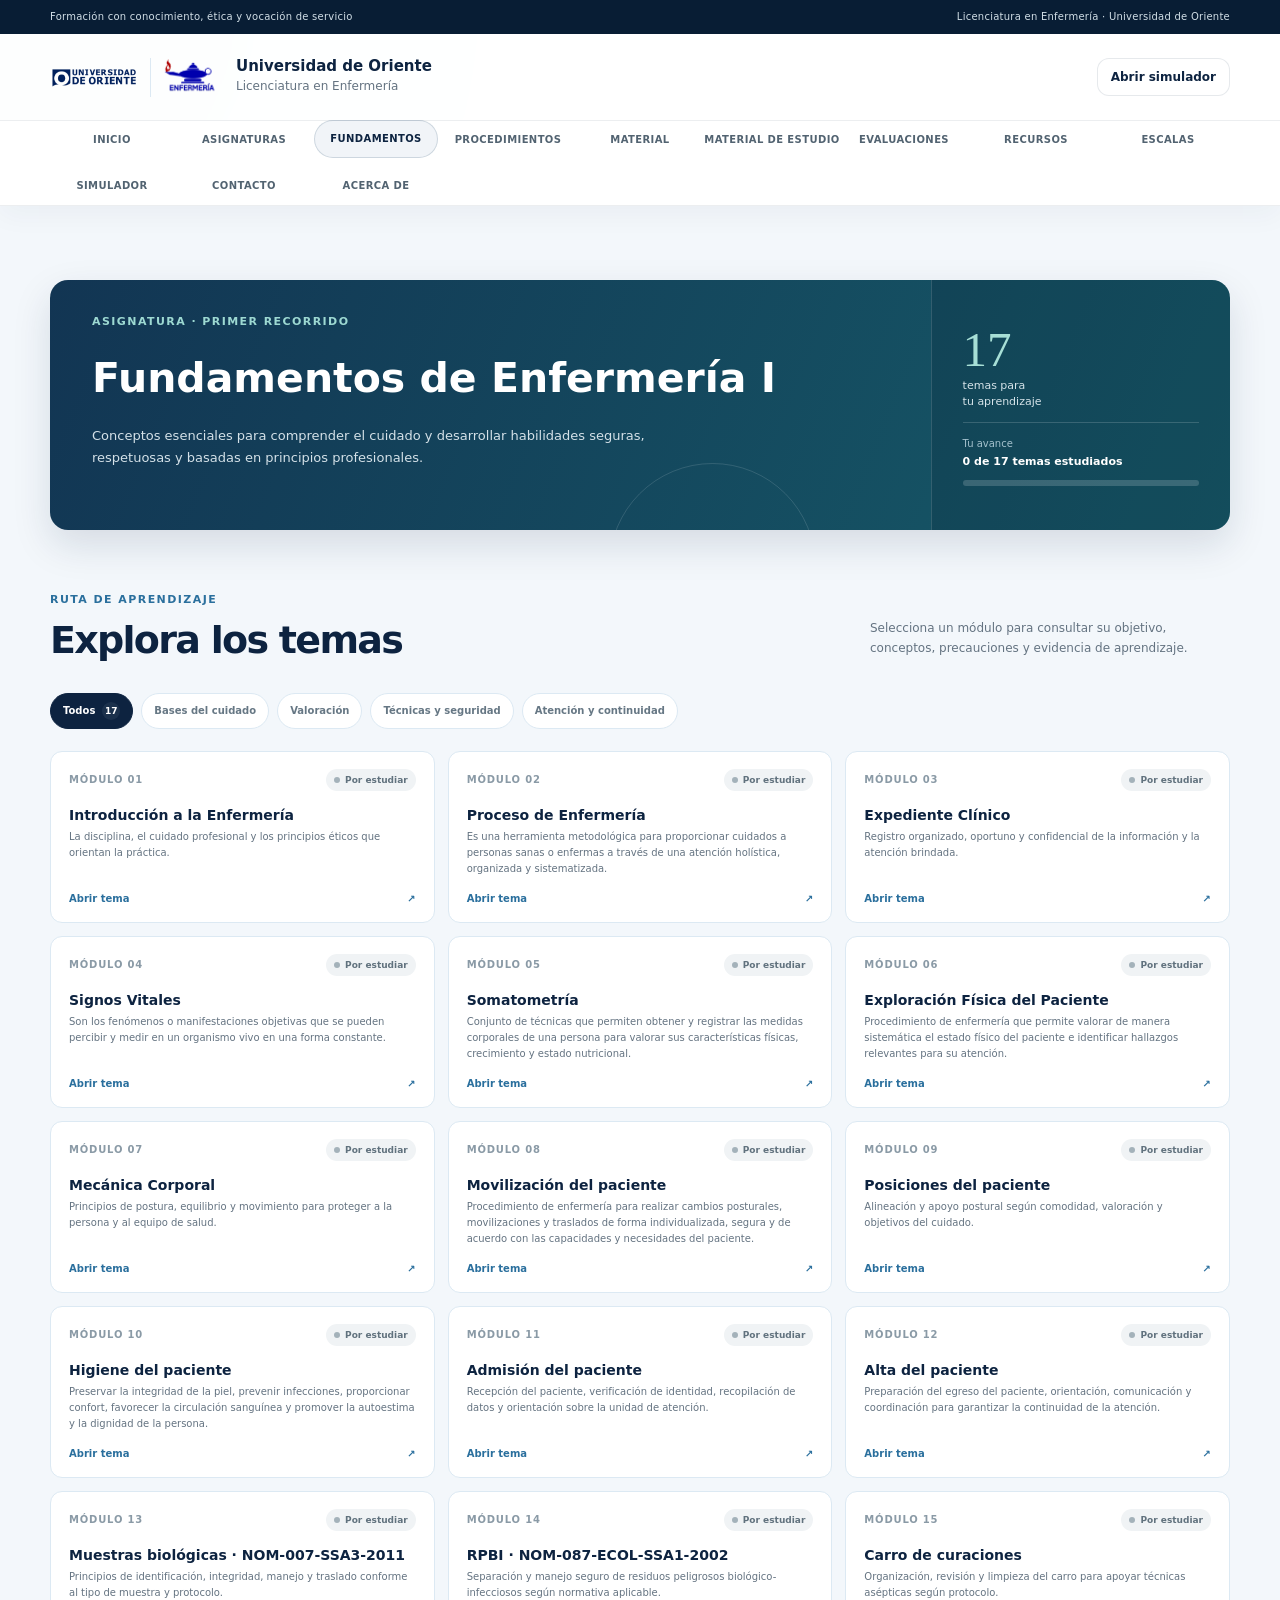
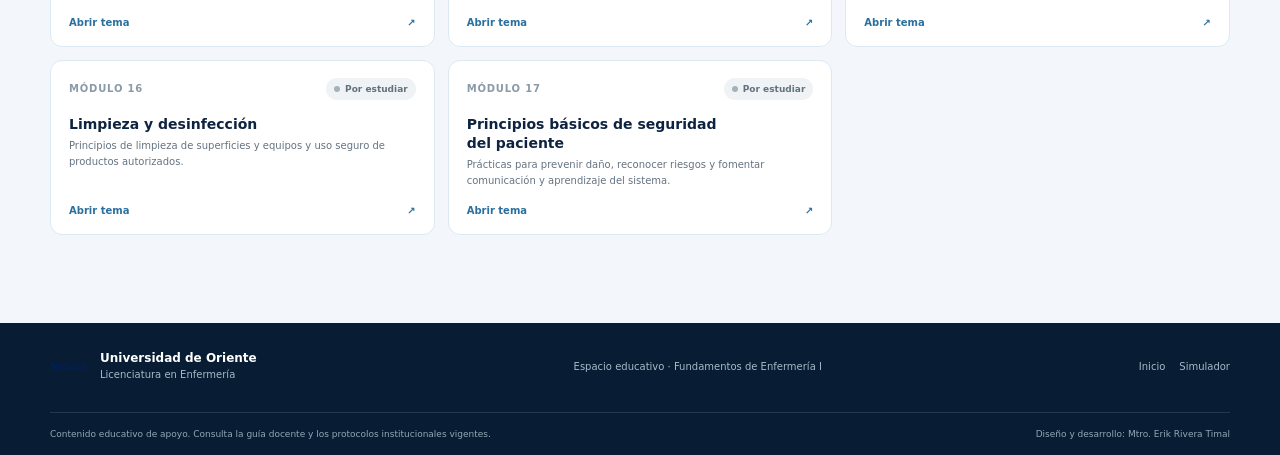
<file: fundamentos.html>
<!doctype html>
<html lang="es">
<head>
  <meta charset="utf-8">
  <meta name="viewport" content="width=device-width, initial-scale=1, viewport-fit=cover">
  <meta name="theme-color" content="#0d2340">
  <meta name="description" content="Fundamentos de Enfermería I en la Universidad de Oriente.">
  <link rel="manifest" href="./manifest.webmanifest">
  <link rel="icon" href="./icon.svg" type="image/svg+xml">
  <link rel="apple-touch-icon" href="./icon.svg">
  <link rel="stylesheet" href="./estilos.css">
  <script src="./temas.js" defer></script>
  <script src="./procedimientos.js" defer></script>
  <script src="./evaluaciones.js" defer></script>
  <script src="./recursos.js" defer></script>
  <script src="./app.js" defer></script>
  <title>Fundamentos de Enfermería I | Enfermería UO</title>
</head>
<body>
  <header class="site-header">
    <div class="institutional-bar">
      <div class="container institutional-bar__inner">
        <p>Formación con conocimiento, ética y vocación de servicio</p>
        <a href="./index.html">Licenciatura en Enfermería · Universidad de Oriente</a>
      </div>
    </div>
    <div class="container masthead">
      <a class="brand" href="./index.html" aria-label="Ir al inicio">
        <span class="brand__logos">
          <span class="logo-slot logo-slot--university"><img src="./img/logo-uo.png" alt="Logo Universidad de Oriente"></span>
          <span class="brand__divider" aria-hidden="true"></span>
          <span class="logo-slot logo-slot--nursing"><img src="./img/logo-enfermeria.png" alt="Logo licenciatura en Enfermería"></span>
        </span>
        <span class="brand__copy">
          <strong>Universidad de Oriente</strong>
          <span>Licenciatura en Enfermería</span>
        </span>
      </a>
      <div class="header-actions">
        <a class="button button--subtle header-quick-link" href="./simulador.html">Abrir simulador</a>
        <button class="menu-toggle" id="menuToggle" type="button" aria-expanded="false" aria-controls="primaryNavigation" aria-label="Abrir menú de navegación">
          <span></span><span></span><span></span>
        </button>
      </div>
    </div>
    <nav class="primary-nav" id="primaryNavigation" aria-label="Navegación principal">
      <div class="container primary-nav__inner">
        <a href="./index.html">Inicio</a>
        <a href="./asignaturas.html">Asignaturas</a>
        <a href="./fundamentos.html" class="is-current">Fundamentos</a>
        <a href="./procedimientos.html">Procedimientos</a>
        <a href="./materiales.html">Material</a>
        <a href="./material-estudio.html">Material de estudio</a>
        <a href="./evaluaciones.html">Evaluaciones</a>
        <a href="./recursos.html">Recursos</a>
        <a href="./escalas.html">Escalas</a>
        <a href="./simulador.html">Simulador</a>
        <a href="./contacto.html">Contacto</a>
        <a href="./acerca.html">Acerca de</a>
      </div>
    </nav>
  </header>

  <main>
    <section class="course-section section-shell section-shell--tinted" id="fundamentos" aria-labelledby="courseTitle">
      <div class="container">
        <div class="course-banner">
          <div class="course-banner__copy">
            <p class="eyebrow eyebrow--light">Asignatura · Primer recorrido</p>
            <h1 id="courseTitle">Fundamentos de Enfermería I</h1>
            <p>Conceptos esenciales para comprender el cuidado y desarrollar habilidades seguras, respetuosas y basadas en principios profesionales.</p>
          </div>
          <div class="course-banner__aside">
            <span class="course-banner__number">17</span>
            <span>temas para<br>tu aprendizaje</span>
            <span class="course-banner__divider"></span>
            <span class="course-banner__progress-label">Tu avance</span>
            <strong id="progressSummary">0 de 17 temas estudiados</strong>
            <div class="progress-track progress-track--light" role="progressbar" aria-label="Progreso en Fundamentos de Enfermería I" aria-valuemin="0" aria-valuemax="17" aria-valuenow="0"><span id="progressBar"></span></div>
          </div>
        </div>
        <div class="section-heading section-heading--row section-heading--topics" id="temas">
          <div><p class="eyebrow">Ruta de aprendizaje</p><h2>Explora los temas</h2></div>
          <p class="section-heading__aside">Selecciona un módulo para consultar su objetivo, conceptos, precauciones y evidencia de aprendizaje.</p>
        </div>
        <div class="topic-filters" role="group" aria-label="Filtrar temas por unidad">
          <button class="filter-chip is-active" type="button" data-topic-filter="todos" aria-pressed="true">Todos <span id="topicCount">17</span></button>
          <button class="filter-chip" type="button" data-topic-filter="fundamentos" aria-pressed="false">Bases del cuidado</button>
          <button class="filter-chip" type="button" data-topic-filter="valoracion" aria-pressed="false">Valoración</button>
          <button class="filter-chip" type="button" data-topic-filter="tecnicas" aria-pressed="false">Técnicas y seguridad</button>
          <button class="filter-chip" type="button" data-topic-filter="continuidad" aria-pressed="false">Atención y continuidad</button>
        </div>
        <div class="topic-grid" id="topicGrid" aria-live="polite"></div>
      </div>
    </section>
  </main>

  <footer class="site-footer">
    <div class="container site-footer__main">
      <a class="brand brand--footer" href="./index.html">
        <img src="./img/logo-uo.png" alt="Logo Universidad de Oriente">
        <span class="brand__copy"><strong>Universidad de Oriente</strong><span>Licenciatura en Enfermería</span></span>
      </a>
      <p>Espacio educativo · Fundamentos de Enfermería I</p>
      <div class="site-footer__links">
        <a href="./index.html">Inicio</a>
        <a href="./simulador.html">Simulador</a>
      </div>
    </div>
    <div class="container site-footer__legal">
      <span>Contenido educativo de apoyo. Consulta la guía docente y los protocolos institucionales vigentes.</span>
      <span>Diseño y desarrollo: Mtro. Erik Rivera Timal</span>
    </div>
  </footer>
  <dialog class="content-dialog" id="topicDialog" aria-labelledby="dialogTitle">
    <div class="dialog-topline"><span class="eyebrow" id="dialogCategory">Fundamentos de Enfermería I</span><button class="dialog-close" id="dialogClose" type="button" data-close-dialog aria-label="Cerrar contenido">×</button></div>
    <div class="dialog-body">
      <p class="dialog-index" id="dialogIndex"></p><h2 id="dialogTitle"></h2><p class="dialog-objective" id="dialogObjective"></p>
      <div class="dialog-progress"><div class="progress-track"><span id="dialogProgressBar"></span></div><span id="dialogProgressText"></span></div>
      <div class="dialog-content-grid" id="dialogSections"></div>
    </div>
    <div class="dialog-actions"><button class="button button--outline" id="previousTopic" type="button">← Anterior</button><button class="button button--primary" id="markStudied" type="button">Marcar como estudiado</button><button class="button button--outline" id="nextTopic" type="button">Siguiente →</button></div>
  </dialog>
  <div class="toast-region" id="toastRegion" role="status" aria-live="polite"></div>
</body>
</html>
</file>
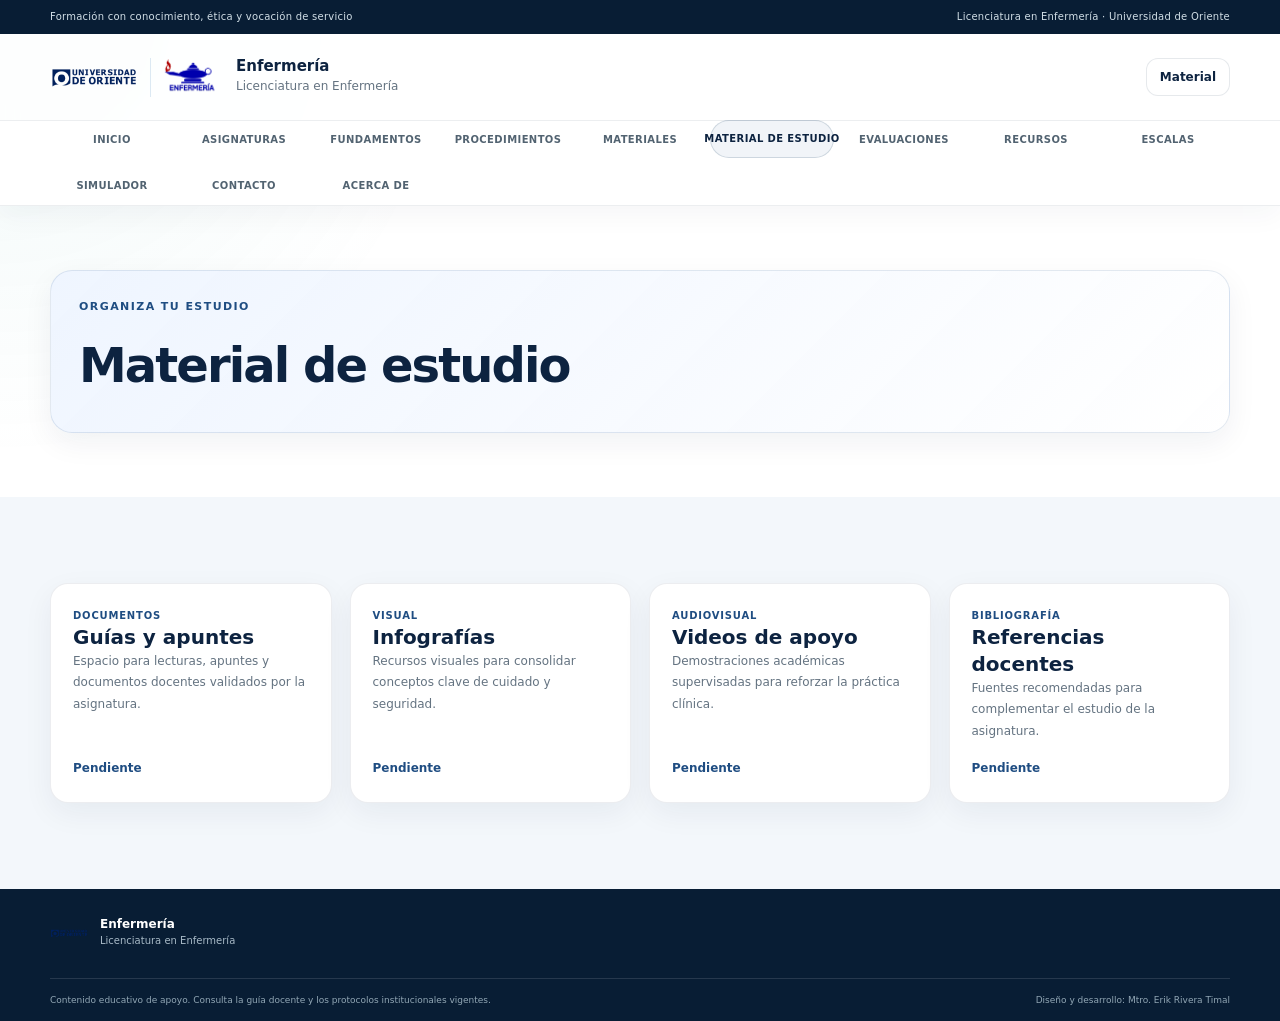
<file: material-estudio.html>
<!doctype html>
<html lang="es">
<head>
  <meta charset="utf-8">
  <meta name="viewport" content="width=device-width, initial-scale=1, viewport-fit=cover">
  <meta name="theme-color" content="#102a43">
  <meta name="description" content="Material de estudio de Enfermería.">
  <title>Material de estudio | Enfermería UO</title>
  <link rel="stylesheet" href="./estilos.css">
</head>
<body>
  <a class="skip-link" href="#contenido">Saltar al contenido principal</a>

  <header class="site-header">
    <div class="institutional-bar">
      <div class="container institutional-bar__inner">
        <p>Formación con conocimiento, ética y vocación de servicio</p>
        <a href="./index.html">Licenciatura en Enfermería · Universidad de Oriente</a>
      </div>
    </div>

    <div class="container masthead">
      <a class="brand" href="./index.html" aria-label="Ir al inicio">
        <span class="brand__logos">
          <span class="logo-slot logo-slot--university">
            <img src="./img/logo-uo.png" alt="Logotipo oficial de la Universidad de Oriente">
          </span>
          <span class="brand__divider" aria-hidden="true"></span>
          <span class="logo-slot logo-slot--nursing">
            <img src="./img/logo-enfermeria.png" alt="Logotipo de la Licenciatura en Enfermería">
          </span>
        </span>
        <span class="brand__copy">
          <strong>Enfermería</strong>
          <span>Licenciatura en Enfermería</span>
        </span>
      </a>

      <div class="header-actions">
        <a class="button button--subtle header-quick-link" href="./material-estudio.html">Material</a>
        <button class="menu-toggle" id="menuToggle" type="button" aria-expanded="false" aria-controls="primaryNavigation" aria-label="Abrir menú de navegación">
          <span></span><span></span><span></span>
        </button>
      </div>
    </div>

    <nav class="primary-nav" id="primaryNavigation" aria-label="Navegación principal">
      <div class="container primary-nav__inner">
        <a href="./index.html">Inicio</a>
        <a href="./asignaturas.html">Asignaturas</a>
        <a href="./fundamentos.html">Fundamentos</a>
        <a href="./procedimientos.html">Procedimientos</a>
        <a href="./materiales.html">Materiales</a>
        <a href="./material-estudio.html">Material de estudio</a>
        <a href="./evaluaciones.html">Evaluaciones</a>
        <a href="./recursos.html">Recursos</a>
        <a href="./escalas.html">Escalas</a>
        <a href="./simulador.html">Simulador</a>
        <a href="./contacto.html">Contacto</a>
        <a href="./acerca.html">Acerca de</a>
      </div>
    </nav>
  </header>

  <main id="contenido">
    <section class="page-shell">
      <div class="container page-header">
        <div class="page-header__content">
          <p class="eyebrow">Organiza tu estudio</p>
          <h1>Material de estudio</h1>
        </div>
      </div>
    </section>

    <section class="section-shell section-shell--tinted">
      <div class="container">
        <div class="page-card-grid">
          <article class="page-card">
            <span class="page-card__meta">Documentos</span>
            <strong class="page-card__title">Guías y apuntes</strong>
            <p class="page-card__desc">Espacio para lecturas, apuntes y documentos docentes validados por la asignatura.</p>
            <span class="page-card__badge">Pendiente</span>
          </article>

          <article class="page-card">
            <span class="page-card__meta">Visual</span>
            <strong class="page-card__title">Infografías</strong>
            <p class="page-card__desc">Recursos visuales para consolidar conceptos clave de cuidado y seguridad.</p>
            <span class="page-card__badge">Pendiente</span>
          </article>

          <article class="page-card">
            <span class="page-card__meta">Audiovisual</span>
            <strong class="page-card__title">Videos de apoyo</strong>
            <p class="page-card__desc">Demostraciones académicas supervisadas para reforzar la práctica clínica.</p>
            <span class="page-card__badge">Pendiente</span>
          </article>

          <article class="page-card">
            <span class="page-card__meta">Bibliografía</span>
            <strong class="page-card__title">Referencias docentes</strong>
            <p class="page-card__desc">Fuentes recomendadas para complementar el estudio de la asignatura.</p>
            <span class="page-card__badge">Pendiente</span>
          </article>
        </div>
      </div>
    </section>
  </main>

  <footer class="site-footer">
    <div class="container site-footer__main">
      <a class="brand brand--footer" href="./index.html">
        <img src="./img/logo-uo.png" alt="Logo de la Universidad de Oriente">
        <span class="brand__copy">
          <strong>Enfermería</strong>
          <span>Licenciatura en Enfermería</span>
        </span>
      </a>
    </div>
    <div class="container site-footer__legal">
      <span>Contenido educativo de apoyo. Consulta la guía docente y los protocolos institucionales vigentes.</span>
      <span>Diseño y desarrollo: Mtro. Erik Rivera Timal</span>
    </div>
  </footer>
  <script src="./temas.js" defer></script>
  <script src="./procedimientos.js" defer></script>
  <script src="./evaluaciones.js" defer></script>
  <script src="./recursos.js" defer></script>
  <script src="./app.js" defer></script>
</body>
</html>
</file>
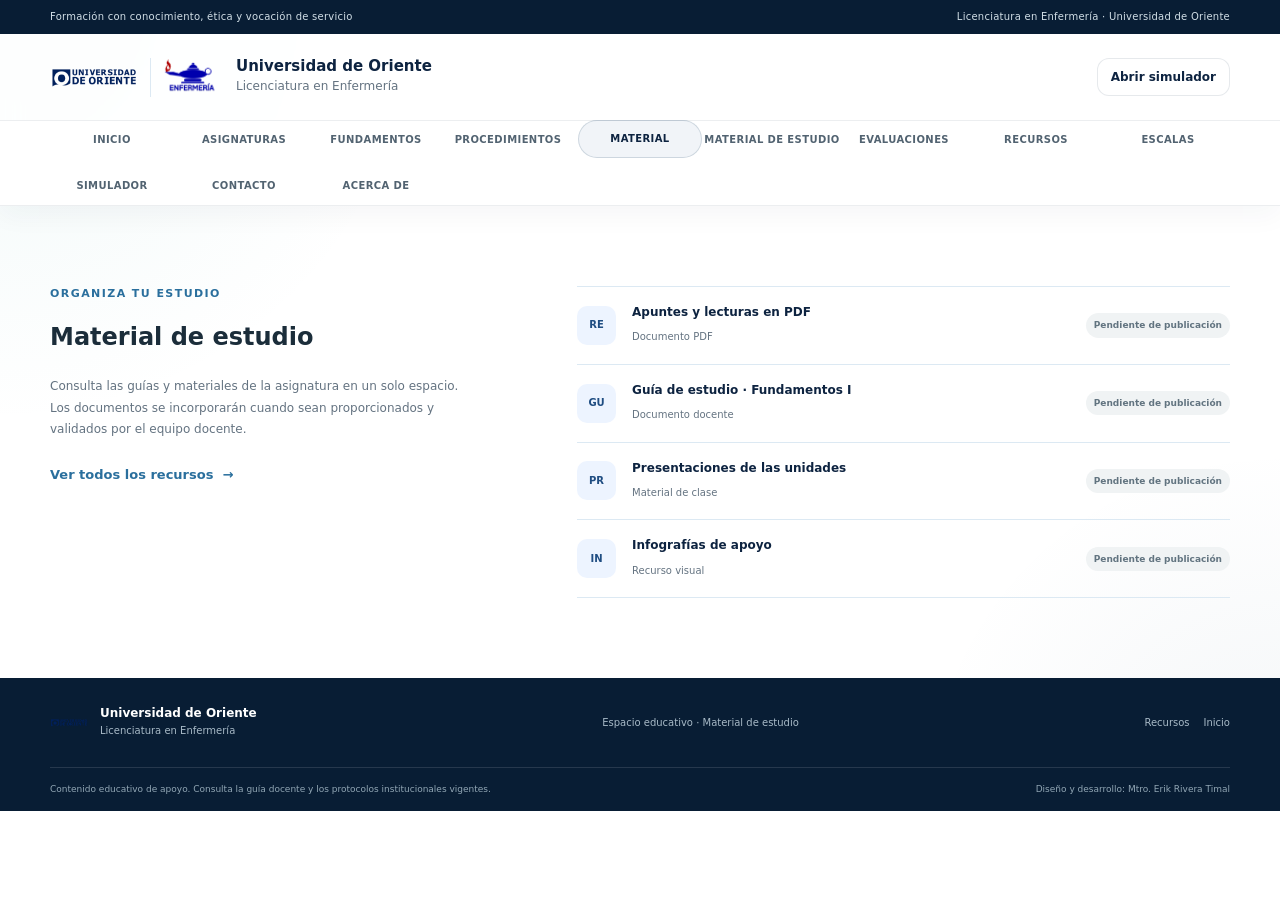
<file: materiales.html>
<!doctype html>
<html lang="es">
<head>
  <meta charset="utf-8">
  <meta name="viewport" content="width=device-width, initial-scale=1, viewport-fit=cover">
  <meta name="theme-color" content="#0d2340">
  <meta name="description" content="Material de estudio para la Licenciatura en Enfermería.">
  <link rel="manifest" href="./manifest.webmanifest">
  <link rel="icon" href="./icon.svg" type="image/svg+xml">
  <link rel="apple-touch-icon" href="./icon.svg">
  <link rel="stylesheet" href="./estilos.css">
  <script src="./temas.js" defer></script>
  <script src="./procedimientos.js" defer></script>
  <script src="./evaluaciones.js" defer></script>
  <script src="./recursos.js" defer></script>
  <script src="./app.js" defer></script>
  <title>Material de estudio | Enfermería UO</title>
</head>
<body>
  <header class="site-header">
    <div class="institutional-bar">
      <div class="container institutional-bar__inner">
        <p>Formación con conocimiento, ética y vocación de servicio</p>
        <a href="./index.html">Licenciatura en Enfermería · Universidad de Oriente</a>
      </div>
    </div>
    <div class="container masthead">
      <a class="brand" href="./index.html" aria-label="Ir al inicio">
        <span class="brand__logos">
          <span class="logo-slot logo-slot--university"><img src="./img/logo-uo.png" alt="Logo Universidad de Oriente"></span>
          <span class="brand__divider" aria-hidden="true"></span>
          <span class="logo-slot logo-slot--nursing"><img src="./img/logo-enfermeria.png" alt="Logo licenciatura en Enfermería"></span>
        </span>
        <span class="brand__copy">
          <strong>Universidad de Oriente</strong>
          <span>Licenciatura en Enfermería</span>
        </span>
      </a>
      <div class="header-actions">
        <a class="button button--subtle header-quick-link" href="./simulador.html">Abrir simulador</a>
        <button class="menu-toggle" id="menuToggle" type="button" aria-expanded="false" aria-controls="primaryNavigation" aria-label="Abrir menú de navegación">
          <span></span><span></span><span></span>
        </button>
      </div>
    </div>
    <nav class="primary-nav" id="primaryNavigation" aria-label="Navegación principal">
      <div class="container primary-nav__inner">
        <a href="./index.html">Inicio</a>
        <a href="./asignaturas.html">Asignaturas</a>
        <a href="./fundamentos.html">Fundamentos</a>
        <a href="./procedimientos.html">Procedimientos</a>
        <a href="./materiales.html" class="is-current">Material</a>
        <a href="./material-estudio.html">Material de estudio</a>
        <a href="./evaluaciones.html">Evaluaciones</a>
        <a href="./recursos.html">Recursos</a>
        <a href="./escalas.html">Escalas</a>
        <a href="./simulador.html">Simulador</a>
        <a href="./contacto.html">Contacto</a>
        <a href="./acerca.html">Acerca de</a>
      </div>
    </nav>
  </header>

  <main>
    <section class="materials-section section-shell" id="materiales" aria-labelledby="materialsTitle">
      <div class="container materials-layout">
        <div>
          <p class="eyebrow">Organiza tu estudio</p>
          <h1 id="materialsTitle">Material de estudio</h1>
          <p class="materials-intro">Consulta las guías y materiales de la asignatura en un solo espacio. Los documentos se incorporarán cuando sean proporcionados y validados por el equipo docente.</p>
          <a class="text-link" href="./recursos.html">Ver todos los recursos <span aria-hidden="true">→</span></a>
        </div>
        <div class="material-list" id="materialList"></div>
      </div>
    </section>
  </main>

  <footer class="site-footer">
    <div class="container site-footer__main">
      <a class="brand brand--footer" href="./index.html">
        <img src="./img/logo-uo.png" alt="Logo Universidad de Oriente">
        <span class="brand__copy"><strong>Universidad de Oriente</strong><span>Licenciatura en Enfermería</span></span>
      </a>
      <p>Espacio educativo · Material de estudio</p>
      <div class="site-footer__links">
        <a href="./recursos.html">Recursos</a>
        <a href="./index.html">Inicio</a>
      </div>
    </div>
    <div class="container site-footer__legal">
      <span>Contenido educativo de apoyo. Consulta la guía docente y los protocolos institucionales vigentes.</span>
      <span>Diseño y desarrollo: Mtro. Erik Rivera Timal</span>
    </div>
  </footer>

</body>
</html>
</file>
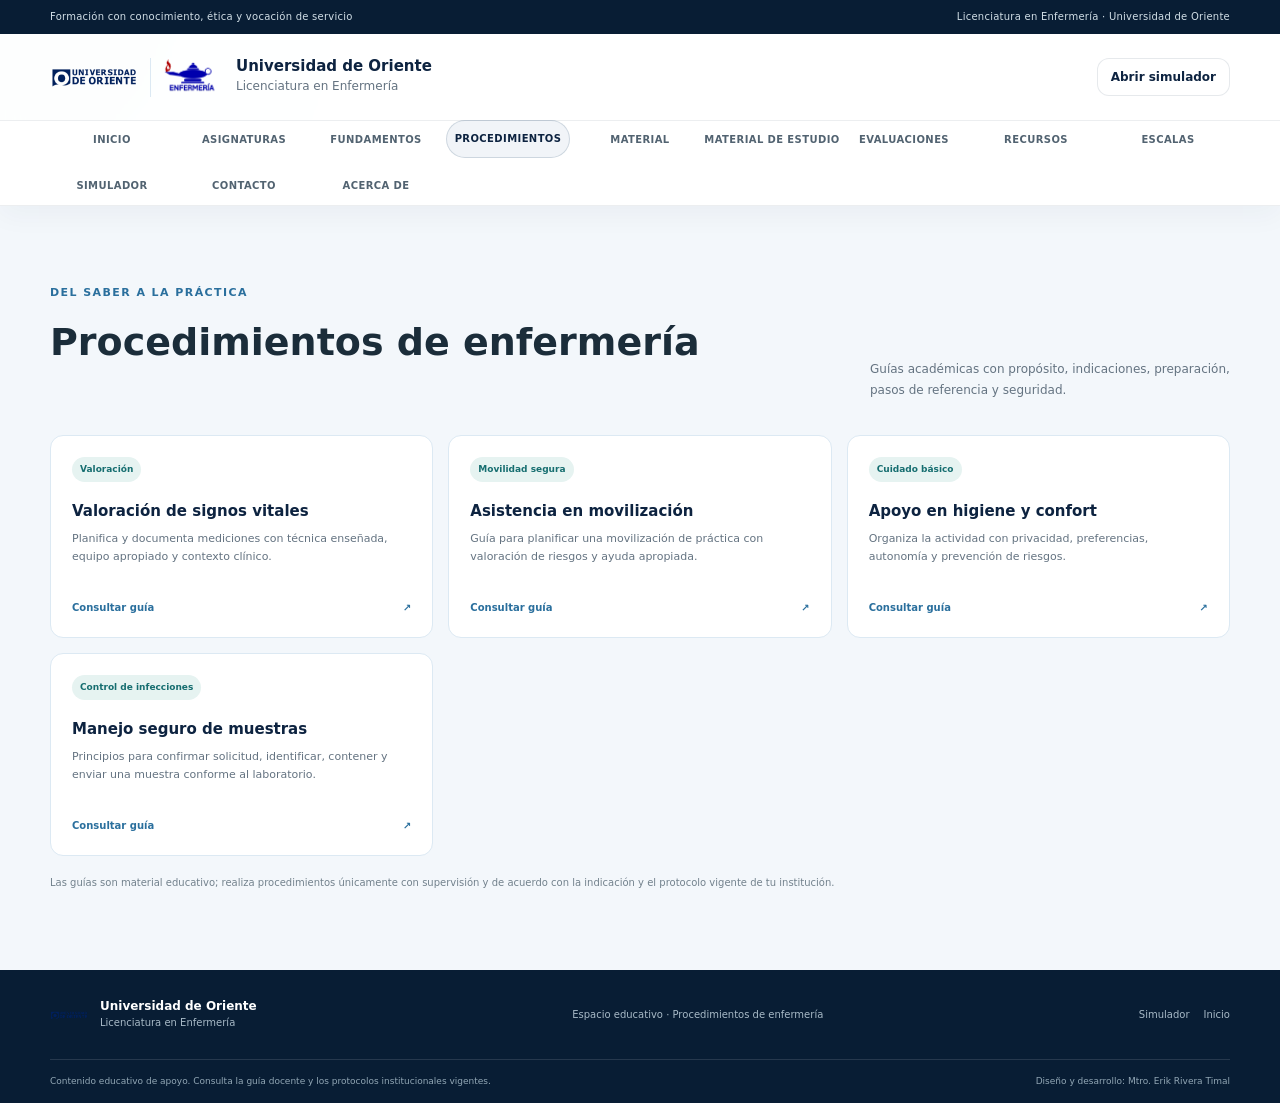
<file: procedimientos.html>
<!doctype html>
<html lang="es">
<head>
  <meta charset="utf-8">
  <meta name="viewport" content="width=device-width, initial-scale=1, viewport-fit=cover">
  <meta name="theme-color" content="#0d2340">
  <meta name="description" content="Procedimientos de enfermería para estudio académico.">
  <link rel="manifest" href="./manifest.webmanifest">
  <link rel="icon" href="./icon.svg" type="image/svg+xml">
  <link rel="apple-touch-icon" href="./icon.svg">
  <link rel="stylesheet" href="./estilos.css">
  <script src="./temas.js" defer></script>
  <script src="./procedimientos.js" defer></script>
  <script src="./evaluaciones.js" defer></script>
  <script src="./recursos.js" defer></script>
  <script src="./app.js" defer></script>
  <title>Procedimientos de Enfermería | Enfermería UO</title>
</head>
<body>
  <header class="site-header">
    <div class="institutional-bar">
      <div class="container institutional-bar__inner">
        <p>Formación con conocimiento, ética y vocación de servicio</p>
        <a href="./index.html">Licenciatura en Enfermería · Universidad de Oriente</a>
      </div>
    </div>
    <div class="container masthead">
      <a class="brand" href="./index.html" aria-label="Ir al inicio">
        <span class="brand__logos">
          <span class="logo-slot logo-slot--university"><img src="./img/logo-uo.png" alt="Logo Universidad de Oriente"></span>
          <span class="brand__divider" aria-hidden="true"></span>
          <span class="logo-slot logo-slot--nursing"><img src="./img/logo-enfermeria.png" alt="Logo licenciatura en Enfermería"></span>
        </span>
        <span class="brand__copy">
          <strong>Universidad de Oriente</strong>
          <span>Licenciatura en Enfermería</span>
        </span>
      </a>
      <div class="header-actions">
        <a class="button button--subtle header-quick-link" href="./simulador.html">Abrir simulador</a>
        <button class="menu-toggle" id="menuToggle" type="button" aria-expanded="false" aria-controls="primaryNavigation" aria-label="Abrir menú de navegación">
          <span></span><span></span><span></span>
        </button>
      </div>
    </div>
    <nav class="primary-nav" id="primaryNavigation" aria-label="Navegación principal">
      <div class="container primary-nav__inner">
        <a href="./index.html">Inicio</a>
        <a href="./asignaturas.html">Asignaturas</a>
        <a href="./fundamentos.html">Fundamentos</a>
        <a href="./procedimientos.html" class="is-current">Procedimientos</a>
        <a href="./materiales.html">Material</a>
        <a href="./material-estudio.html">Material de estudio</a>
        <a href="./evaluaciones.html">Evaluaciones</a>
        <a href="./recursos.html">Recursos</a>
        <a href="./escalas.html">Escalas</a>
        <a href="./simulador.html">Simulador</a>
        <a href="./contacto.html">Contacto</a>
        <a href="./acerca.html">Acerca de</a>
      </div>
    </nav>
  </header>

  <main>
    <section class="procedures-section section-shell section-shell--tinted" id="procedimientos" aria-labelledby="proceduresTitle">
      <div class="container">
        <div class="section-heading section-heading--row">
          <div><p class="eyebrow">Del saber a la práctica</p><h1 id="proceduresTitle">Procedimientos de enfermería</h1></div>
          <p class="section-heading__aside">Guías académicas con propósito, indicaciones, preparación, pasos de referencia y seguridad.</p>
        </div>
        <div class="procedure-grid" id="procedureGrid"></div>
        <p class="section-footnote">Las guías son material educativo; realiza procedimientos únicamente con supervisión y de acuerdo con la indicación y el protocolo vigente de tu institución.</p>
      </div>
    </section>
  </main>

  <footer class="site-footer">
    <div class="container site-footer__main">
      <a class="brand brand--footer" href="./index.html">
        <img src="./img/logo-uo.png" alt="Logo Universidad de Oriente">
        <span class="brand__copy"><strong>Universidad de Oriente</strong><span>Licenciatura en Enfermería</span></span>
      </a>
      <p>Espacio educativo · Procedimientos de enfermería</p>
      <div class="site-footer__links">
        <a href="./simulador.html">Simulador</a>
        <a href="./index.html">Inicio</a>
      </div>
    </div>
    <div class="container site-footer__legal">
      <span>Contenido educativo de apoyo. Consulta la guía docente y los protocolos institucionales vigentes.</span>
      <span>Diseño y desarrollo: Mtro. Erik Rivera Timal</span>
    </div>
  </footer>

  <dialog class="content-dialog content-dialog--procedure" id="procedureDialog" aria-labelledby="procedureDialogTitle">
    <div class="dialog-topline"><span class="eyebrow">Guía académica de procedimiento</span><button class="dialog-close" type="button" data-close-dialog aria-label="Cerrar procedimiento">×</button></div>
    <div class="dialog-body"><p class="dialog-index" id="procedureCategory"></p><h2 id="procedureDialogTitle"></h2><p class="dialog-objective" id="procedureObjective"></p><div class="dialog-content-grid" id="procedureSections"></div></div>
  </dialog>
  <div class="toast-region" id="toastRegion" role="status" aria-live="polite"></div>
</body>
</html>
</file>
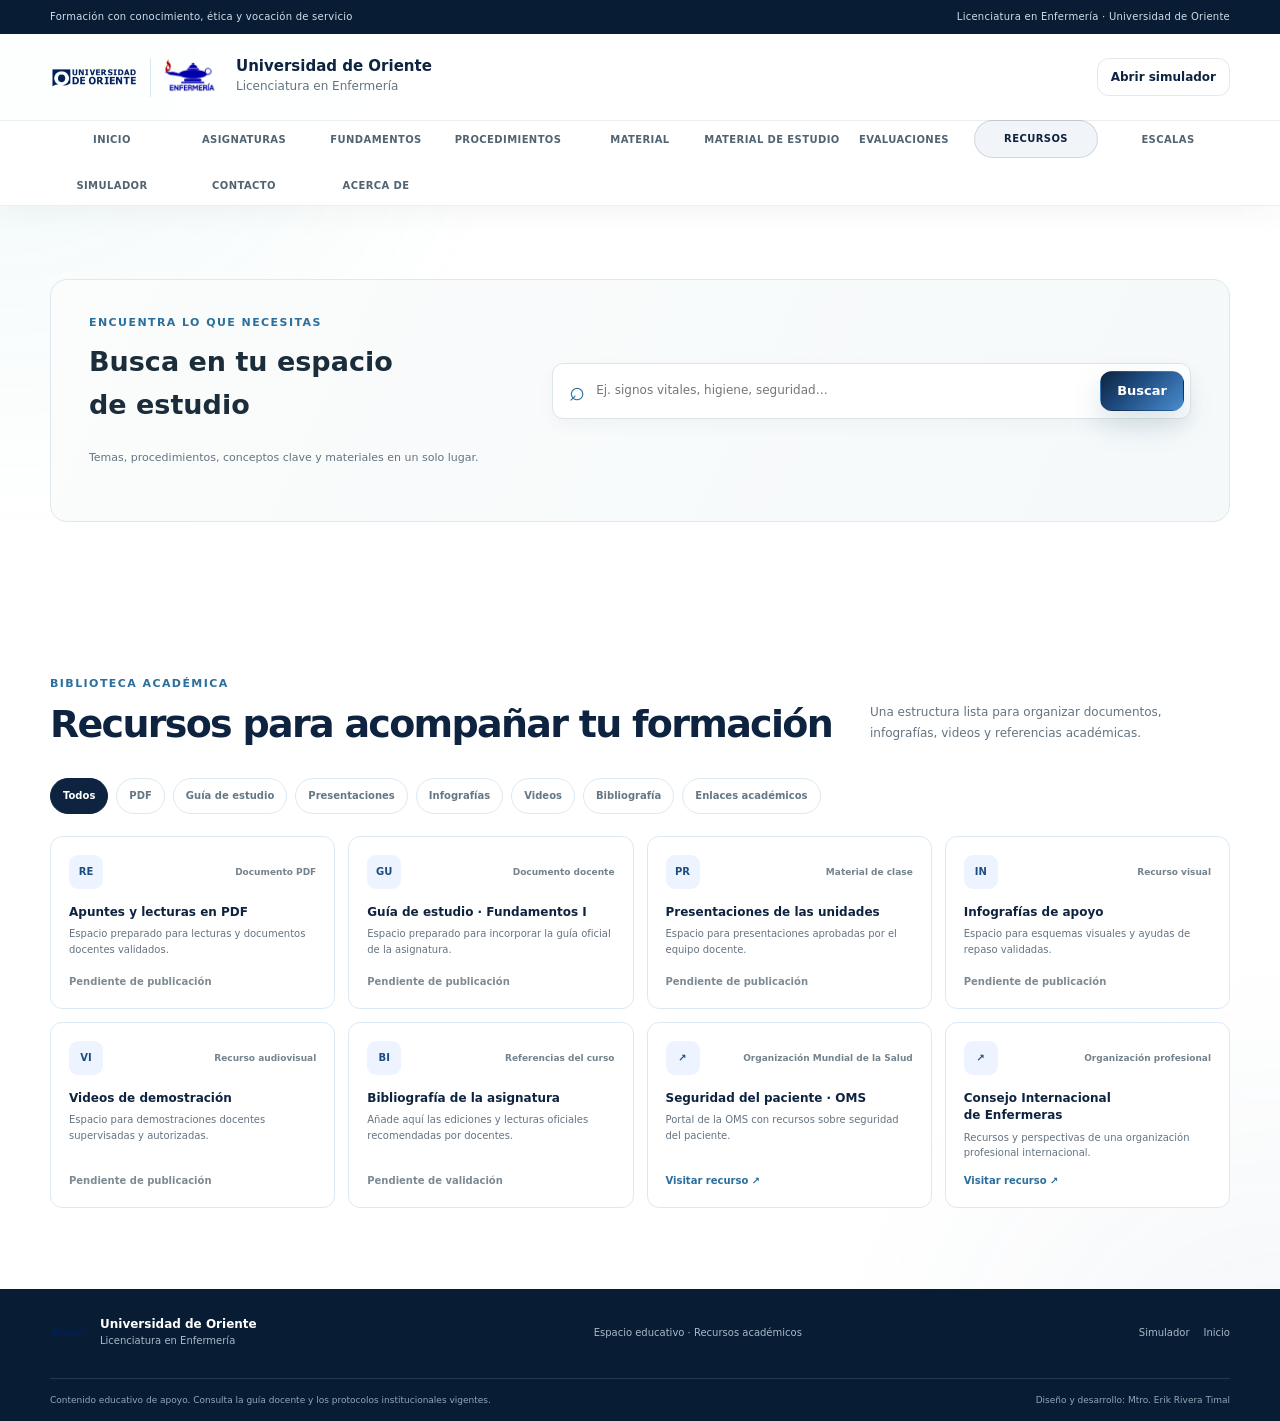
<file: recursos.html>
<!doctype html>
<html lang="es">
<head>
  <meta charset="utf-8">
  <meta name="viewport" content="width=device-width, initial-scale=1, viewport-fit=cover">
  <meta name="theme-color" content="#0d2340">
  <meta name="description" content="Recursos académicos para estudiantes de enfermería.">
  <link rel="manifest" href="./manifest.webmanifest">
  <link rel="icon" href="./icon.svg" type="image/svg+xml">
  <link rel="apple-touch-icon" href="./icon.svg">
  <link rel="stylesheet" href="./estilos.css">
  <script src="./temas.js" defer></script>
  <script src="./procedimientos.js" defer></script>
  <script src="./evaluaciones.js" defer></script>
  <script src="./recursos.js" defer></script>
  <script src="./app.js" defer></script>
  <title>Recursos | Enfermería UO</title>
</head>
<body>
  <header class="site-header">
    <div class="institutional-bar">
      <div class="container institutional-bar__inner">
        <p>Formación con conocimiento, ética y vocación de servicio</p>
        <a href="./index.html">Licenciatura en Enfermería · Universidad de Oriente</a>
      </div>
    </div>
    <div class="container masthead">
      <a class="brand" href="./index.html" aria-label="Ir al inicio">
        <span class="brand__logos">
          <span class="logo-slot logo-slot--university"><img src="./img/logo-uo.png" alt="Logo Universidad de Oriente"></span>
          <span class="brand__divider" aria-hidden="true"></span>
          <span class="logo-slot logo-slot--nursing"><img src="./img/logo-enfermeria.png" alt="Logo licenciatura en Enfermería"></span>
        </span>
        <span class="brand__copy">
          <strong>Universidad de Oriente</strong>
          <span>Licenciatura en Enfermería</span>
        </span>
      </a>
      <div class="header-actions">
        <a class="button button--subtle header-quick-link" href="./simulador.html">Abrir simulador</a>
        <button class="menu-toggle" id="menuToggle" type="button" aria-expanded="false" aria-controls="primaryNavigation" aria-label="Abrir menú de navegación">
          <span></span><span></span><span></span>
        </button>
      </div>
    </div>
    <nav class="primary-nav" id="primaryNavigation" aria-label="Navegación principal">
      <div class="container primary-nav__inner">
        <a href="./index.html">Inicio</a>
        <a href="./asignaturas.html">Asignaturas</a>
        <a href="./fundamentos.html">Fundamentos</a>
        <a href="./procedimientos.html">Procedimientos</a>
        <a href="./materiales.html">Material</a>
        <a href="./material-estudio.html">Material de estudio</a>
        <a href="./evaluaciones.html">Evaluaciones</a>
        <a href="./recursos.html" class="is-current">Recursos</a>
        <a href="./escalas.html">Escalas</a>
        <a href="./simulador.html">Simulador</a>
        <a href="./contacto.html">Contacto</a>
        <a href="./acerca.html">Acerca de</a>
      </div>
    </nav>
  </header>

  <main>
    <section class="search-section section-shell" aria-labelledby="searchTitle">
      <div class="container search-panel">
        <div class="search-panel__intro">
          <p class="eyebrow">Encuentra lo que necesitas</p>
          <h1 id="searchTitle">Busca en tu espacio de estudio</h1>
          <p>Temas, procedimientos, conceptos clave y materiales en un solo lugar.</p>
        </div>
        <form class="search-box" id="searchForm" role="search">
          <label class="visually-hidden" for="siteSearch">Buscar contenidos académicos</label>
          <span class="search-box__icon" aria-hidden="true">⌕</span>
          <input id="siteSearch" type="search" placeholder="Ej. signos vitales, higiene, seguridad…" autocomplete="off">
          <button class="button button--primary" type="submit">Buscar</button>
        </form>
        <div class="search-results" id="searchResults" aria-live="polite"></div>
      </div>
    </section>
    <section class="resources-section section-shell" id="recursos" aria-labelledby="resourcesTitle">
      <div class="container">
        <div class="section-heading section-heading--row">
          <div><p class="eyebrow">Biblioteca académica</p><h2 id="resourcesTitle">Recursos para acompañar tu formación</h2></div>
          <p class="section-heading__aside">Una estructura lista para organizar documentos, infografías, videos y referencias académicas.</p>
        </div>
        <div class="resource-filters" id="resourceFilters" role="group" aria-label="Filtrar recursos"></div>
        <div class="resource-grid" id="resourceGrid"></div>
      </div>
    </section>
  </main>

  <footer class="site-footer">
    <div class="container site-footer__main">
      <a class="brand brand--footer" href="./index.html">
        <img src="./img/logo-uo.png" alt="Logo Universidad de Oriente">
        <span class="brand__copy"><strong>Universidad de Oriente</strong><span>Licenciatura en Enfermería</span></span>
      </a>
      <p>Espacio educativo · Recursos académicos</p>
      <div class="site-footer__links">
        <a href="./simulador.html">Simulador</a>
        <a href="./index.html">Inicio</a>
      </div>
    </div>
    <div class="container site-footer__legal">
      <span>Contenido educativo de apoyo. Consulta la guía docente y los protocolos institucionales vigentes.</span>
      <span>Diseño y desarrollo: Mtro. Erik Rivera Timal</span>
    </div>
  </footer>

  <dialog class="content-dialog" id="topicDialog" aria-labelledby="dialogTitle">
    <div class="dialog-topline"><span class="eyebrow" id="dialogCategory">Fundamentos de Enfermería I</span><button class="dialog-close" id="dialogClose" type="button" data-close-dialog aria-label="Cerrar contenido">×</button></div>
    <div class="dialog-body">
      <p class="dialog-index" id="dialogIndex"></p><h2 id="dialogTitle"></h2><p class="dialog-objective" id="dialogObjective"></p>
      <div class="dialog-progress"><div class="progress-track"><span id="dialogProgressBar"></span></div><span id="dialogProgressText"></span></div>
      <div class="dialog-content-grid" id="dialogSections"></div>
    </div>
    <div class="dialog-actions"><button class="button button--outline" id="previousTopic" type="button">← Anterior</button><button class="button button--primary" id="markStudied" type="button">Marcar como estudiado</button><button class="button button--outline" id="nextTopic" type="button">Siguiente →</button></div>
  </dialog>
  <dialog class="content-dialog content-dialog--procedure" id="procedureDialog" aria-labelledby="procedureDialogTitle">
    <div class="dialog-topline"><span class="eyebrow">Guía académica de procedimiento</span><button class="dialog-close" type="button" data-close-dialog aria-label="Cerrar procedimiento">×</button></div>
    <div class="dialog-body"><p class="dialog-index" id="procedureCategory"></p><h2 id="procedureDialogTitle"></h2><p class="dialog-objective" id="procedureObjective"></p><div class="dialog-content-grid" id="procedureSections"></div></div>
  </dialog>
  <div class="toast-region" id="toastRegion" role="status" aria-live="polite"></div>
</body>
</html>
</file>
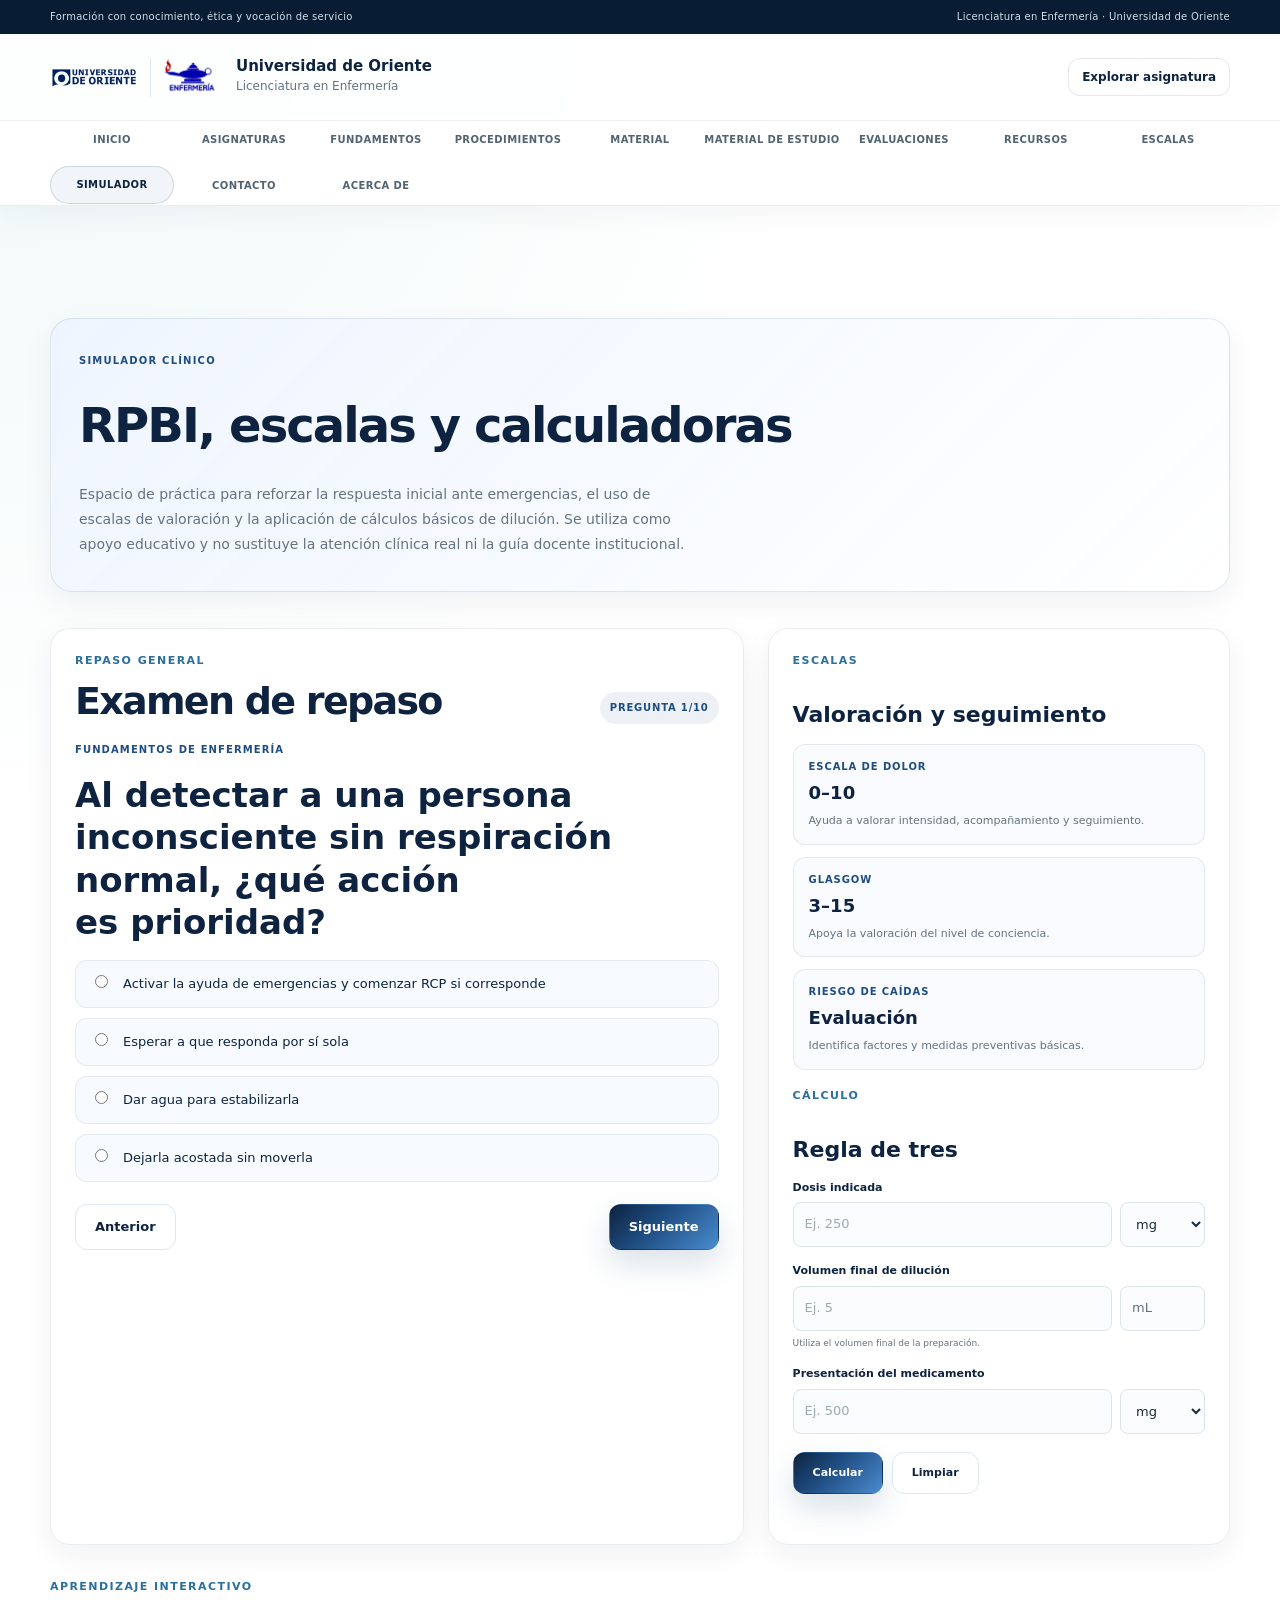
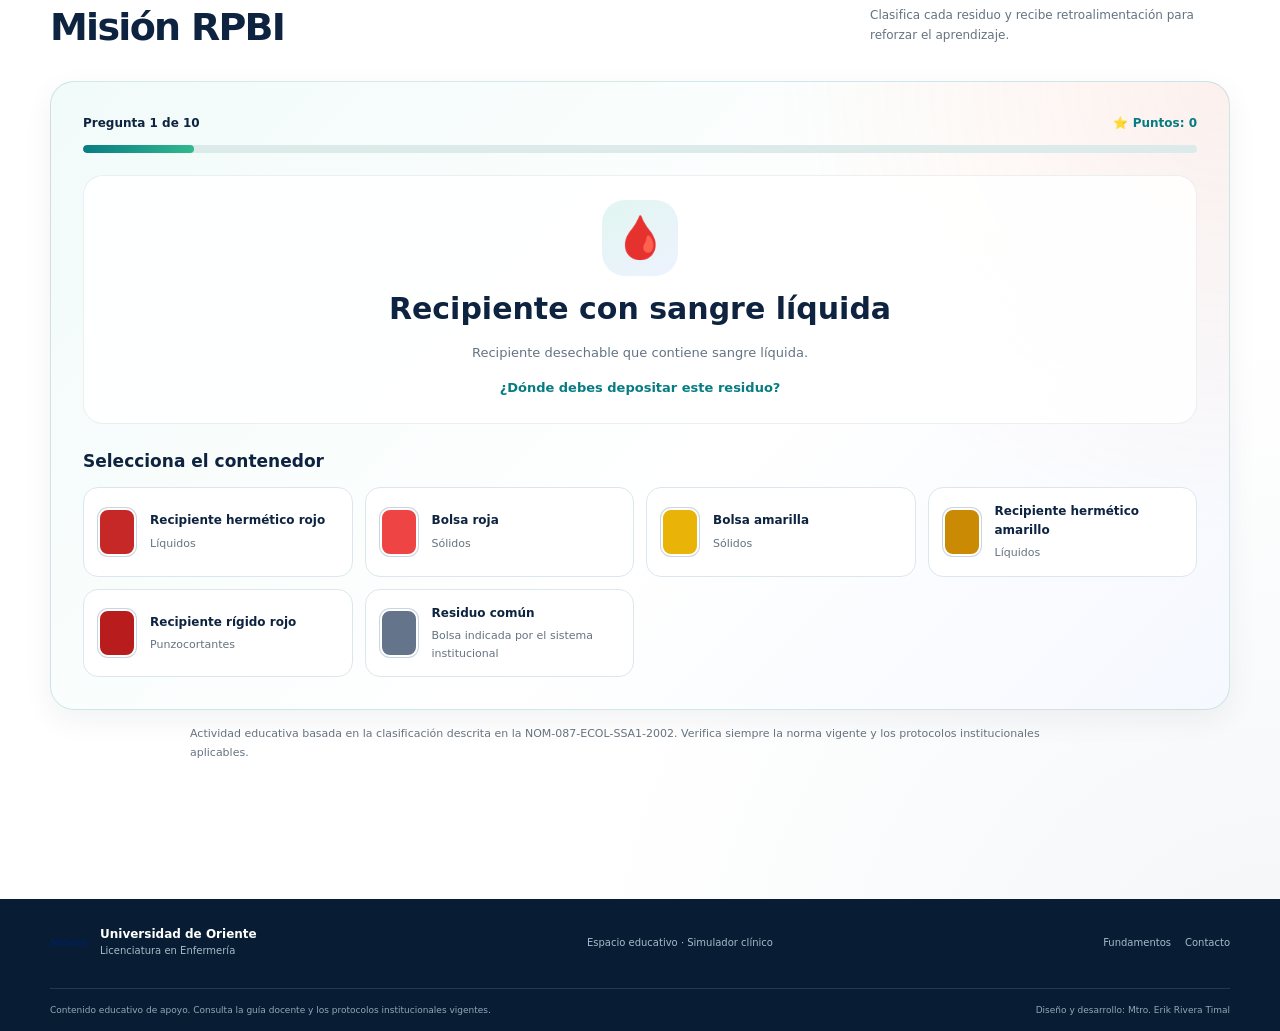
<file: simulador.html>
<!doctype html>
<html lang="es">
<head>
  <meta charset="utf-8">
  <meta name="viewport" content="width=device-width, initial-scale=1, viewport-fit=cover">
  <meta name="theme-color" content="#0d2340">
  <meta name="description" content="Simulador de RPBI, escalas y calculadoras para el estudio académico de enfermería.">
  <link rel="manifest" href="./manifest.webmanifest">
  <link rel="icon" href="./icon.svg" type="image/svg+xml">
  <link rel="apple-touch-icon" href="./icon.svg">
  <link rel="stylesheet" href="./estilos.css">
  <script src="./temas.js" defer></script>
  <script src="./procedimientos.js" defer></script>
  <script src="./evaluaciones.js" defer></script>
  <script src="./recursos.js" defer></script>
  <script src="./app.js" defer></script>
  <script src="./rpbi-game.js" defer></script>
  <title>Simulador | Enfermería UO</title>
</head>
<body>
  <header class="site-header">
    <div class="institutional-bar">
      <div class="container institutional-bar__inner">
        <p>Formación con conocimiento, ética y vocación de servicio</p>
        <a href="./index.html">Licenciatura en Enfermería · Universidad de Oriente</a>
      </div>
    </div>
    <div class="container masthead">
      <a class="brand" href="./index.html" aria-label="Ir al inicio">
        <span class="brand__logos">
          <span class="logo-slot logo-slot--university"><img src="./img/logo-uo.png" alt="Logo Universidad de Oriente"></span>
          <span class="brand__divider" aria-hidden="true"></span>
          <span class="logo-slot logo-slot--nursing"><img src="./img/logo-enfermeria.png" alt="Logo licenciatura en Enfermería"></span>
        </span>
        <span class="brand__copy">
          <strong>Universidad de Oriente</strong>
          <span>Licenciatura en Enfermería</span>
        </span>
      </a>
      <div class="header-actions">
        <a class="button button--subtle header-quick-link" href="./fundamentos.html">Explorar asignatura</a>
        <button class="menu-toggle" id="menuToggle" type="button" aria-expanded="false" aria-controls="primaryNavigation" aria-label="Abrir menú de navegación">
          <span></span><span></span><span></span>
        </button>
      </div>
    </div>
    <nav class="primary-nav" id="primaryNavigation" aria-label="Navegación principal">
      <div class="container primary-nav__inner">
        <a href="./index.html">Inicio</a>
        <a href="./asignaturas.html">Asignaturas</a>
        <a href="./fundamentos.html">Fundamentos</a>
        <a href="./procedimientos.html">Procedimientos</a>
        <a href="./materiales.html">Material</a>
        <a href="./material-estudio.html">Material de estudio</a>
        <a href="./evaluaciones.html">Evaluaciones</a>
        <a href="./recursos.html">Recursos</a>
        <a href="./escalas.html">Escalas</a>
        <a href="./simulador.html" class="is-current">Simulador</a>
        <a href="./contacto.html">Contacto</a>
        <a href="./acerca.html">Acerca de</a>
      </div>
    </nav>
  </header>

  <main class="page-shell">
    <section class="container subpage-hero">
      <div class="subpage-hero__card">
        <span class="subpage-hero__eyebrow">Simulador clínico</span>
        <h1 class="subpage-hero__title">RPBI, escalas y calculadoras</h1>
        <p class="subpage-hero__text">Espacio de práctica para reforzar la respuesta inicial ante emergencias, el uso de escalas de valoración y la aplicación de cálculos básicos de dilución. Se utiliza como apoyo educativo y no sustituye la atención clínica real ni la guía docente institucional.</p>
      </div>
    </section>

    <section class="container simulator-layout">
      <div class="simulator-panel simulator-panel--quiz">
        <div class="section-heading section-heading--row section-heading--compact">
          <div>
            <p class="eyebrow">Repaso general</p>
            <h2>Examen de repaso</h2>
          </div>
          <span class="quiz-badge" id="quizCounter">Pregunta 1/10</span>
        </div>
        <div class="question-card">
          <p class="question-tag" id="questionTag">Fundamentos de Enfermería</p>
          <h3 id="questionText">Pregunta</h3>
          <div class="options" id="options"></div>
          <div class="feedback" id="feedback"></div>
          <div class="quiz-controls">
            <button type="button" class="button button--outline" id="prevQuestion">Anterior</button>
            <button type="button" class="button button--primary" id="nextQuestion">Siguiente</button>
          </div>
        </div>
      </div>

      <div class="simulator-panel simulator-panel--side">
        <div class="mini-section">
          <p class="eyebrow">Escalas</p>
          <h3>Valoración y seguimiento</h3>
          <div class="scale-list">
            <article class="scale-item">
              <span>Escala de dolor</span>
              <strong>0–10</strong>
              <small>Ayuda a valorar intensidad, acompañamiento y seguimiento.</small>
            </article>
            <article class="scale-item">
              <span>Glasgow</span>
              <strong>3–15</strong>
              <small>Apoya la valoración del nivel de conciencia.</small>
            </article>
            <article class="scale-item">
              <span>Riesgo de caídas</span>
              <strong>Evaluación</strong>
              <small>Identifica factores y medidas preventivas básicas.</small>
            </article>
          </div>
        </div>

        <div class="mini-section">
          <p class="eyebrow">Cálculo</p>
          <h3>Regla de tres</h3>
          <form id="simulatorCalculator" novalidate>
            <div class="calculator-field">
              <label for="dose">Dosis indicada</label>
              <div class="calculator-input">
                <input id="dose" type="number" min="0" step="any" inputmode="decimal" placeholder="Ej. 250" required>
                <select id="doseUnit" aria-label="Unidad de la dosis">
                  <option value="mcg">mcg</option>
                  <option value="mg" selected>mg</option>
                  <option value="g">g</option>
                </select>
              </div>
            </div>
            <div class="calculator-field">
              <label for="dilutionVolume">Volumen final de dilución</label>
              <div class="calculator-input">
                <input id="dilutionVolume" type="number" min="0" step="any" inputmode="decimal" placeholder="Ej. 5" required>
                <span class="unit-label">mL</span>
              </div>
              <small>Utiliza el volumen final de la preparación.</small>
            </div>
            <div class="calculator-field">
              <label for="presentation">Presentación del medicamento</label>
              <div class="calculator-input">
                <input id="presentation" type="number" min="0" step="any" inputmode="decimal" placeholder="Ej. 500" required>
                <select id="presentationUnit" aria-label="Unidad de la presentación">
                  <option value="mcg">mcg</option>
                  <option value="mg" selected>mg</option>
                  <option value="g">g</option>
                </select>
              </div>
            </div>
            <div class="calculator-actions">
              <button class="button button--primary" type="submit">Calcular</button>
              <button class="button button--outline" id="clearCalculator" type="button">Limpiar</button>
            </div>
            <p class="calculator-message" id="calculatorMessage" role="status" aria-live="polite"></p>
            <div class="calculator-result" id="calculatorResult" hidden aria-live="polite">
              <span>Volumen calculado</span>
              <strong id="calculatorValue"></strong>
              <p id="calculatorDetail"></p>
            </div>
          </form>
        </div>
      </div>
    </section>

    <section class="container rpbi-section" aria-labelledby="rpbiTitle">
      <div class="section-heading section-heading--row">
        <div>
          <p class="eyebrow">Aprendizaje interactivo</p>
          <h2 id="rpbiTitle">Misión RPBI</h2>
        </div>
        <p class="section-heading__aside">Clasifica cada residuo y recibe retroalimentación para reforzar el aprendizaje.</p>
      </div>
      <div id="rpbiGame" aria-live="polite"></div>
      <p class="rpbi-disclaimer">Actividad educativa basada en la clasificación descrita en la NOM-087-ECOL-SSA1-2002. Verifica siempre la norma vigente y los protocolos institucionales aplicables.</p>
    </section>
  </main>

  <footer class="site-footer">
    <div class="container site-footer__main">
      <a class="brand brand--footer" href="./index.html">
        <img src="./img/logo-uo.png" alt="Logo Universidad de Oriente">
        <span class="brand__copy"><strong>Universidad de Oriente</strong><span>Licenciatura en Enfermería</span></span>
      </a>
      <p>Espacio educativo · Simulador clínico</p>
      <div class="site-footer__links">
        <a href="./fundamentos.html">Fundamentos</a>
        <a href="./contacto.html">Contacto</a>
      </div>
    </div>
    <div class="container site-footer__legal">
      <span>Contenido educativo de apoyo. Consulta la guía docente y los protocolos institucionales vigentes.</span>
      <span>Diseño y desarrollo: Mtro. Erik Rivera Timal</span>
    </div>
  </footer>

  <script>
    const questions = [
      {
        question: 'Al detectar a una persona inconsciente sin respiración normal, ¿qué acción es prioridad?',
        options: [
          'Activar la ayuda de emergencias y comenzar RCP si corresponde',
          'Esperar a que responda por sí sola',
          'Dar agua para estabilizarla',
          'Dejarla acostada sin moverla'
        ],
        answer: 0,
        feedback: 'La prioridad es valorar la respuesta, solicitar ayuda y aplicar la secuencia de atención según el protocolo. En cualquier situación de ausencia de respiración normal se debe activar la respuesta inmediata.'
      },
      {
        question: '¿Qué indica la correcta identificación del paciente antes de cualquier procedimiento?',
        options: [
          'Aumenta riesgos de error y confusión',
          'Evita errores de identidad y mejora la seguridad',
          'Solo se hace en procedimientos complejos',
          'Es opcional si el paciente conoce al profesional'
        ],
        answer: 1,
        feedback: 'La identificación del paciente es un componente central de la seguridad del cuidado, ya que reduce errores y favorece la intervención correcta.'
      },
      {
        question: 'Antes de una técnica invasiva, ¿qué es esencial revisar?',
        options: [
          'La hora del día',
          'La indicación, el protocolo y la preparación del material',
          'Solo el gusto del paciente',
          'La disponibilidad de internet'
        ],
        answer: 1,
        feedback: 'La preparación, la indicación y el protocolo aseguran una práctica segura y congruente con la atención del paciente.'
      },
      {
        question: 'En cuanto al lavado de manos, ¿cuál es la acción correcta?',
        options: [
          'Lavarlos solo al inicio del turno',
          'Se realizan antes y después de contacto con el paciente o material contaminado',
          'Basta con usar gel antibacterial una sola vez',
          'No es necesario si se usan guantes'
        ],
        answer: 1,
        feedback: 'La higiene de manos es clave en la prevención de infecciones y debe mantenerse en momentos específicos del cuidado.'
      },
      {
        question: '¿Qué debe hacerse antes de administrar un medicamento?',
        options: [
          'Confundir la presentación con la dosis adecuada',
          'Verificar dosis, vía, fecha y paciente',
          'Doblar la dosis para asegurar efecto',
          'No registrar nada en la atención'
        ],
        answer: 1,
        feedback: 'La administración segura requiere verificar la indicación, la dosis, la vía, la preparación y la identificación del paciente.'
      },
      {
        question: '¿Cuál es la mejor forma de documentar observaciones clínicas?',
        options: [
          'Con lenguaje vago e impreciso',
          'Con datos claros, objetivos y oportunos',
          'Solo con opiniones del paciente',
          'Sin descripción de cambios'
        ],
        answer: 1,
        feedback: 'La documentación precisa favorece la continuidad del cuidado, la comunicación entre el equipo y la seguridad del paciente.'
      },
      {
        question: 'Al valorar signos vitales, ¿qué es lo más apropiado?',
        options: [
          'Tomarlos sólo cuando el paciente está estable',
          'Realizar la medición con técnica correcta y registrar la tendencia',
          'Sustituirlos por la percepción personal',
          'Tomarlos solo si el paciente lo solicita'
        ],
        answer: 1,
        feedback: 'Los signos vitales deben medirse con técnica adecuada y analizarse en conjunto para identificar cambios relevantes.'
      },
      {
        question: '¿Qué es un principio clave del cuidado centrado en la persona?',
        options: [
          'Atender solo la enfermedad',
          'Respetar la dignidad, la información y la participación del paciente',
          'No explicar nada al paciente',
          'Tomar decisiones sin considerar su opinión'
        ],
        answer: 1,
        feedback: 'El cuidado centrado en la persona reconoce la dignidad, la información clara y la participación activa del paciente en su atención.'
      },
      {
        question: 'Si se observa un riesgo de caída, ¿cuál es la respuesta adecuada?',
        options: [
          'Dejarlo sin intervención porque no es urgente',
          'Identificar factores de riesgo y aplicar medidas de prevención',
          'Cambiar de tema y continuar la atención',
          'Ocultar la situación para evitar alarma'
        ],
        answer: 1,
        feedback: 'La prevención de caídas se basa en evaluar factores de riesgo y aplicar medidas adecuadas para proteger al paciente.'
      },
      {
        question: '¿Qué papel cumplen las precauciones en la práctica de enfermería?',
        options: [
          'Son opcionales si el paciente está estable',
          'Disminuyen riesgos y contribuyen a una atención segura',
          'Solo aplican en situaciones de emergencia',
          'Se utilizan solo durante procedimientos invasivos'
        ],
        answer: 1,
        feedback: 'Las precauciones y medidas de seguridad son esenciales para reducir riesgos, proteger al paciente y promover una atención responsable.'
      }
    ];

    let currentQuestion = 0;
    let answersGiven = Array(questions.length).fill(null);
    const optionsContainer = document.getElementById('options');
    const questionText = document.getElementById('questionText');
    const feedbackBox = document.getElementById('feedback');
    const quizCounter = document.getElementById('quizCounter');
    const nextButton = document.getElementById('nextQuestion');
    const prevButton = document.getElementById('prevQuestion');

    function renderQuestion() {
      const q = questions[currentQuestion];
      questionText.textContent = q.question;
      quizCounter.textContent = `Pregunta ${currentQuestion + 1}/${questions.length}`;
      optionsContainer.innerHTML = '';
      feedbackBox.textContent = '';
      feedbackBox.classList.remove('is-visible');

      q.options.forEach((option, index) => {
        const label = document.createElement('label');
        label.className = 'option-item';

        const input = document.createElement('input');
        input.type = 'radio';
        input.name = 'answer';
        input.checked = answersGiven[currentQuestion] === index;
        input.addEventListener('change', () => {
          answersGiven[currentQuestion] = index;
          showFeedback(index === q.answer, q.feedback, q.answer);
        });

        const text = document.createElement('span');
        text.textContent = option;

        label.appendChild(input);
        label.appendChild(text);
        optionsContainer.appendChild(label);
      });

      prevButton.disabled = currentQuestion === 0;
      if (currentQuestion === questions.length - 1) {
        nextButton.textContent = 'Finalizar';
      } else {
        nextButton.textContent = 'Siguiente';
      }

      if (answersGiven[currentQuestion] !== null) {
        showFeedback(answersGiven[currentQuestion] === q.answer, q.feedback, q.answer);
      }
    }

    function showFeedback(isCorrect, feedback, correctIndex) {
      const correctText = questions[currentQuestion].options[correctIndex];
      feedbackBox.textContent = isCorrect
        ? `Respuesta correcta. ${feedback}`
        : `Respuesta incorrecta. La correcta es: ${correctText}. ${feedback}`;
      feedbackBox.classList.add('is-visible');
      feedbackBox.classList.toggle('feedback--correct', isCorrect);
      feedbackBox.classList.toggle('feedback--incorrect', !isCorrect);
    }

    nextButton.addEventListener('click', () => {
      if (answersGiven[currentQuestion] === null) {
        feedbackBox.textContent = 'Selecciona una respuesta antes de continuar.';
        feedbackBox.classList.add('is-visible');
        feedbackBox.classList.remove('feedback--correct');
        feedbackBox.classList.add('feedback--incorrect');
        return;
      }

      if (currentQuestion < questions.length - 1) {
        currentQuestion += 1;
        renderQuestion();
      } else {
        const correctCount = questions.reduce((count, q, idx) => count + (answersGiven[idx] === q.answer ? 1 : 0), 0);
        const score = Math.round((correctCount / questions.length) * 100);
        questionText.textContent = 'Resultado del repaso';
        optionsContainer.innerHTML = `
          <div class="result-score">${correctCount}/${questions.length}</div>
          <p class="result-summary">Tu calificación fue ${score}%. Revisa los procedimientos de fundamentos con atención y fortalece los puntos con retroalimentación.</p>
        `;
        feedbackBox.textContent = correctCount >= 8 ? 'Muy bien. Continúa reforzando la base del cuidado con seguridad y responsabilidad.' : 'Sigue revisando los procedimientos, la seguridad del paciente y la valoración clínica para fortalecer tu aprendizaje.';
        feedbackBox.classList.add('is-visible', 'feedback--correct');
        nextButton.textContent = 'Reiniciar';
        nextButton.onclick = () => {
          currentQuestion = 0;
          answersGiven = Array(questions.length).fill(null);
          nextButton.textContent = 'Siguiente';
          nextButton.onclick = null;
          prevButton.disabled = true;
          renderQuestion();
        };
        prevButton.disabled = true;
      }
    });

    prevButton.addEventListener('click', () => {
      if (currentQuestion > 0) {
        currentQuestion -= 1;
        renderQuestion();
      }
    });

    renderQuestion();

    const form = document.getElementById('simulatorCalculator');
    const doseInput = document.getElementById('dose');
    const doseUnit = document.getElementById('doseUnit');
    const volumeInput = document.getElementById('dilutionVolume');
    const presentationInput = document.getElementById('presentation');
    const presentationUnit = document.getElementById('presentationUnit');
    const result = document.getElementById('calculatorResult');
    const message = document.getElementById('calculatorMessage');
    const clearButton = document.getElementById('clearCalculator');
    const toMg = { mcg: 0.001, mg: 1, g: 1000 };

    function clearResult(){
      result.hidden = true;
      message.textContent = '';
    }

    form.addEventListener('input', clearResult);
    form.addEventListener('change', clearResult);
    form.addEventListener('submit', (event) => {
      event.preventDefault();
      const dose = Number(doseInput.value);
      const volume = Number(volumeInput.value);
      const presentation = Number(presentationInput.value);
      if (![dose, volume, presentation].every((value) => Number.isFinite(value) && value > 0)) {
        clearResult();
        message.textContent = 'Ingresa cantidades mayores que cero en los tres campos.';
        return;
      }
      const calculated = (dose * toMg[doseUnit.value] * volume) / (presentation * toMg[presentationUnit.value]);
      if (!Number.isFinite(calculated) || calculated <= 0) {
        clearResult();
        message.textContent = 'No se pudo calcular. Verifica los valores y las unidades.';
        return;
      }
      message.textContent = '';
      document.getElementById('calculatorValue').textContent = `${calculated.toLocaleString('es', { maximumFractionDigits: 6 })} mL`;
      document.getElementById('calculatorDetail').textContent = `${doseInput.value} ${doseUnit.value} × ${volumeInput.value} mL ÷ ${presentationInput.value} ${presentationUnit.value}`;
      result.hidden = false;
    });
    clearButton.addEventListener('click', () => {
      form.reset();
      clearResult();
      doseInput.focus();
    });
  </script>
</body>
</html>
</file>
<file: estilos.css>
:root {
  color-scheme: light;
  --uo-navy: #0d2340;
  --uo-navy-dark: #081d34;
  --uo-blue: #1f4d82;
  --uo-blue-soft: #edf4ff;
  --uo-teal: #2a6f9d;
  --uo-teal-light: #eaf4fb;
  --uo-gold: #c9a66d;
  --uo-ink: #1b2d3a;
  --uo-muted: #647381;
  --uo-paper: #ffffff;
  --uo-canvas: #f3f7fb;
  --uo-surface: #f8fbff;
  --uo-line: #dce9f3;
  --uo-shadow: 0 18px 45px rgba(13, 35, 64, .12);
  --uo-shadow-soft: 0 10px 30px rgba(13, 35, 64, .06);
  --uo-gradient: linear-gradient(135deg, #0d2340 0%, #1f4d82 42%, #4a8ccf 100%);
  font-family: Inter, ui-sans-serif, system-ui, -apple-system, BlinkMacSystemFont, "Segoe UI", sans-serif;
  color: var(--uo-ink);
  background: var(--uo-paper);
  font-synthesis: none;
  text-rendering: optimizeLegibility;
  -webkit-text-size-adjust: 100%;
  scroll-behavior: smooth;
  scroll-padding-top: 95px;
}

* {
  box-sizing: border-box;
}

body {
  min-width: 320px;
  margin: 0;
  color: var(--uo-ink);
  background:
    radial-gradient(circle at top left, rgba(60, 167, 164, .08), transparent 28%),
    radial-gradient(circle at bottom right, rgba(49, 92, 125, .06), transparent 24%),
    var(--uo-paper);
  line-height: 1.6;
}

button,
input,
select {
  font: inherit;
}

button,
a {
  -webkit-tap-highlight-color: transparent;
}

a {
  color: inherit;
}

button {
  color: inherit;
}

.container {
  width: min(1180px, calc(100% - 48px));
  margin-inline: auto;
}

.visually-hidden,
.skip-link:not(:focus) {
  position: absolute;
  width: 1px;
  height: 1px;
  padding: 0;
  margin: -1px;
  overflow: hidden;
  clip: rect(0, 0, 0, 0);
  white-space: nowrap;
  border: 0;
}

.skip-link:focus {
  position: fixed;
  z-index: 20;
  inset: 12px auto auto 12px;
  padding: 12px 18px;
  border-radius: 9px;
  background: white;
  color: var(--uo-navy);
  box-shadow: var(--uo-shadow);
}

.section-shell {
  padding-block: 86px;
}

.section-shell--tinted {
  background: var(--uo-canvas);
}

.section-shell--dark {
  color: white;
  background: var(--uo-navy-dark);
}

h1,
h2,
h3,
p {
  margin-top: 0;
}

h1,
h2,
h3,
strong {
  text-wrap: pretty;
}

h2 {
  margin-bottom: 0;
  font-size: clamp(29px, 4vw, 42px);
  line-height: 1.15;
  letter-spacing: -.045em;
  color: var(--uo-navy);
}

.eyebrow {
  display: flex;
  align-items: center;
  gap: 9px;
  margin-bottom: 16px;
  color: var(--uo-teal);
  font-size: 11px;
  font-weight: 800;
  letter-spacing: .13em;
  line-height: 1.45;
  text-transform: uppercase;
}

.eyebrow--light {
  color: #9dd9d2;
}

.eyebrow__mark {
  width: 8px;
  height: 8px;
  border: 2px solid currentColor;
  border-radius: 50%;
}

.button {
  display: inline-flex;
  min-height: 46px;
  align-items: center;
  justify-content: center;
  gap: 12px;
  padding: 11px 19px;
  border: 1px solid transparent;
  border-radius: 12px;
  font-size: 13px;
  font-weight: 750;
  line-height: 1.25;
  text-align: center;
  text-decoration: none;
  cursor: pointer;
  transition: background .18s ease, color .18s ease, border-color .18s ease, box-shadow .18s ease, transform .18s ease;
}

.button:hover {
  transform: translateY(-1px);
}

.button:focus-visible,
a:focus-visible,
button:focus-visible,
input:focus-visible,
select:focus-visible {
  outline: 3px solid rgba(22, 143, 138, .42);
  outline-offset: 3px;
}

.button--primary {
  color: white;
  background: var(--uo-gradient);
  box-shadow: 0 14px 30px rgba(49, 92, 125, .18);
}

.button--primary:hover {
  box-shadow: 0 18px 35px rgba(49, 92, 125, .2);
}

.button--light {
  color: var(--uo-navy);
  background: white;
}

.button--light:hover {
  background: #eff7f6;
}

.button--subtle {
  min-height: 38px;
  padding: 8px 13px;
  border-color: rgba(16, 42, 67, .1);
  color: var(--uo-navy);
  background: rgba(255, 255, 255, .9);
  backdrop-filter: blur(12px);
  font-size: 12px;
}

[hidden] {
  display: none !important;
}

.button--outline {
  border-color: var(--uo-line);
  color: var(--uo-navy);
  background: white;
}

.button--outline:hover {
  border-color: var(--uo-teal);
  color: var(--uo-teal);
}

.text-link {
  display: inline-flex;
  align-items: center;
  gap: 9px;
  color: var(--uo-teal);
  font-size: 13px;
  font-weight: 750;
  text-decoration: none;
}

.text-link:hover {
  color: var(--uo-navy);
}

.institutional-bar {
  color: #d2dfe7;
  background: var(--uo-navy-dark);
}

.institutional-bar__inner {
  min-height: 34px;
  display: flex;
  align-items: center;
  justify-content: space-between;
  gap: 16px;
}

.institutional-bar p,
.institutional-bar a {
  margin: 0;
  color: inherit;
  font-size: 10px;
  letter-spacing: .025em;
  text-decoration: none;
}

.institutional-bar a:hover {
  color: white;
}

.site-header {
  position: sticky;
  top: 0;
  z-index: 30;
  background: rgba(255, 255, 255, .82);
  backdrop-filter: blur(12px);
  box-shadow: 0 10px 25px rgba(16, 42, 67, .04);
}

.masthead {
  min-height: 86px;
  display: flex;
  align-items: center;
  justify-content: space-between;
  gap: 24px;
}

.brand {
  display: inline-flex;
  align-items: center;
  gap: 15px;
  color: inherit;
  text-decoration: none;
}

.brand__logos {
  display: inline-flex;
  align-items: center;
  gap: 12px;
}

.brand__divider {
  width: 1px;
  height: 39px;
  background: var(--uo-line);
}

.logo-slot {
  position: relative;
  display: grid;
  width: 51px;
  height: 51px;
  place-items: center;
}

.logo-slot--university {
  width: 88px;
}

.logo-slot--nursing {
  width: 58px;
}

.logo-slot img {
  display: block;
  width: 100%;
  height: 100%;
  max-width: 100%;
  max-height: 100%;
  object-fit: contain;
}

.logo-slot img:not([hidden]) {
  position: absolute;
  inset: 0;
  margin: auto;
}

.brand__copy {
  display: grid;
  gap: 2px;
}

.brand__copy strong {
  color: var(--uo-navy);
  font-size: 15px;
  line-height: 1.2;
}

.brand__copy>span {
  color: var(--uo-muted);
  font-size: 12px;
}

.header-actions {
  display: flex;
  align-items: center;
  gap: 14px;
}

.menu-toggle {
  display: none;
  width: 42px;
  height: 42px;
  flex-direction: column;
  align-items: center;
  justify-content: center;
  gap: 5px;
  border: 1px solid var(--uo-line);
  border-radius: 10px;
  background: white;
  cursor: pointer;
}

.menu-toggle span {
  width: 17px;
  height: 2px;
  border-radius: 2px;
  background: var(--uo-navy);
}

.primary-nav {
  border-block: 1px solid rgba(16, 42, 67, .08);
  background: rgba(255, 255, 255, .82);
  backdrop-filter: blur(12px);
}

.primary-nav__inner {
  min-height: 52px;
  display: grid;
  grid-template-columns: repeat(auto-fit, minmax(118px, 1fr));
  align-items: center;
  gap: 8px;
}

.primary-nav a {
  display: inline-flex;
  align-items: center;
  justify-content: center;
  min-height: 38px;
  padding: 8px 10px;
  border: 1px solid transparent;
  border-radius: 999px;
  color: #526371;
  font-size: 10px;
  font-weight: 800;
  letter-spacing: .04em;
  text-decoration: none;
  text-transform: uppercase;
  white-space: nowrap;
  transition: color .18s ease, background .18s ease, border-color .18s ease, transform .18s ease;
}

.primary-nav a:hover,
.primary-nav a.is-current {
  border-color: rgba(41, 78, 108, .18);
  color: var(--uo-navy);
  background: rgba(31, 77, 130, .06);
  transform: translateY(-1px);
}

.page-shell {
  padding-block: 64px;
}

.page-header {
  display: flex;
  align-items: center;
  min-height: 160px;
  padding: 28px;
  border: 1px solid rgba(31, 77, 130, .12);
  border-radius: 22px;
  background: linear-gradient(135deg, rgba(237, 244, 255, .9), rgba(255, 255, 255, .95));
  box-shadow: var(--uo-shadow-soft);
}

.page-header__content {
  display: grid;
  gap: 12px;
}

.page-header .eyebrow {
  margin: 0;
  color: var(--uo-blue);
}

.page-header h1 {
  margin: 0;
  color: var(--uo-navy);
  font-size: clamp(30px, 4vw, 48px);
  letter-spacing: -.04em;
}

.page-card-grid {
  display: grid;
  grid-template-columns: repeat(auto-fit, minmax(220px, 1fr));
  gap: 18px;
}

.subpage-hero {
  padding-block: 48px 26px;
}

.subpage-hero__card {
  display: grid;
  gap: 18px;
  padding: 34px 28px;
  border: 1px solid rgba(31, 77, 130, .12);
  border-radius: 22px;
  background: linear-gradient(135deg, rgba(237, 244, 255, .9), rgba(255, 255, 255, .95));
  box-shadow: var(--uo-shadow-soft);
}

.subpage-hero__eyebrow {
  color: var(--uo-blue);
  font-size: 10px;
  font-weight: 800;
  letter-spacing: .12em;
  text-transform: uppercase;
}

.subpage-hero__title {
  margin: 0;
  color: var(--uo-navy);
  font-size: clamp(30px, 4vw, 48px);
  letter-spacing: -.04em;
}

.subpage-hero__text {
  margin: 0;
  max-width: 620px;
  color: var(--uo-muted);
  font-size: 14px;
  line-height: 1.8;
}

.page-grid {
  display: grid;
  grid-template-columns: repeat(3, minmax(0, 1fr));
  gap: 18px;
}

.page-card {
  display: flex;
  flex-direction: column;
  min-height: 200px;
  padding: 24px 22px;
  border: 1px solid rgba(13, 35, 64, .08);
  border-radius: 18px;
  background: white;
  box-shadow: var(--uo-shadow-soft);
}

.page-card__tag {
  display: inline-flex;
  align-self: flex-start;
  margin-bottom: 16px;
  padding: 6px 9px;
  border-radius: 999px;
  background: #edf4ff;
  color: var(--uo-blue);
  font-size: 9px;
  font-weight: 800;
  letter-spacing: .08em;
  text-transform: uppercase;
}

.page-card__meta {
  color: var(--uo-blue);
  font-size: 10px;
  font-weight: 800;
  letter-spacing: .08em;
  text-transform: uppercase;
}

.page-card__title {
  color: var(--uo-navy);
  font-size: 20px;
  line-height: 1.35;
}

.page-card__desc {
  margin: 0 0 16px;
}

.page-card__cta,
.page-card__badge {
  margin-top: auto;
  color: var(--uo-blue);
  font-size: 12px;
  font-weight: 800;
}

.page-card--neutral {
  background: #f7f9fc;
}

.page-card h3 {
  margin: 0 0 10px;
  color: var(--uo-navy);
  font-size: 22px;
}

.page-card p,
.page-card li {
  color: var(--uo-muted);
  font-size: 12px;
  line-height: 1.8;
}

.page-card ul {
  margin: 0;
  padding-left: 18px;
}

.page-card__link {
  display: inline-flex;
  align-items: center;
  margin-top: auto;
  color: var(--uo-blue);
  font-size: 11px;
  font-weight: 800;
  text-decoration: none;
}

.page-card__link:hover {
  text-decoration: underline;
}

.simulator-shell {
  display: grid;
  grid-template-columns: 1.1fr .9fr;
  gap: 24px;
}

.simulator-panel {
  padding: 24px;
  border: 1px solid rgba(13, 35, 64, .08);
  border-radius: 18px;
  background: white;
  box-shadow: var(--uo-shadow-soft);
}

.simulator-panel h3 {
  margin-top: 0;
  margin-bottom: 14px;
  color: var(--uo-navy);
  font-size: 24px;
}

.simulator-list {
  display: grid;
  gap: 10px;
  margin: 0;
  padding: 0;
  list-style: none;
}

.simulator-list button {
  width: 100%;
  padding: 12px 14px;
  border: 1px solid rgba(13, 35, 64, .08);
  border-radius: 12px;
  background: #f7fbff;
  color: var(--uo-navy);
  text-align: left;
  cursor: pointer;
}

.simulator-list button.is-selected {
  border-color: rgba(31, 77, 130, .4);
  background: rgba(31, 77, 130, .05);
}

.simulator-result {
  margin-top: 18px;
  padding: 14px 16px;
  border-radius: 12px;
  background: #edf7f4;
  color: #1b5b4f;
  font-size: 13px;
  line-height: 1.7;
}

@media (max-width: 760px) {
  .page-grid,
  .simulator-shell {
    grid-template-columns: 1fr;
  }
}

.hero {
  position: relative;
  overflow: hidden;
  padding-block: 74px 22px;
  background: linear-gradient(120deg, #ffffff 0%, #f7fafb 54%, #edf4f8 100%);
}

.hero::before {
  position: absolute;
  width: 420px;
  height: 420px;
  right: 40%;
  bottom: -300px;
  border: 1px solid rgba(49, 92, 125, .08);
  border-radius: 50%;
  content: "";
}

.hero::after {
  position: absolute;
  inset: 18px auto auto 58%;
  width: 170px;
  height: 170px;
  border-radius: 50%;
  background: rgba(60, 167, 164, .08);
  filter: blur(24px);
  content: "";
}

.hero__grid {
  position: relative;
  display: grid;
  grid-template-columns: 1.08fr .92fr;
  align-items: center;
  gap: 56px;
}

.hero__copy {
  padding-block: 10px 20px;
}

.hero h1 {
  margin: 0 0 19px;
  color: var(--uo-navy);
  font-size: clamp(39px, 5.5vw, 63px);
  font-weight: 790;
  letter-spacing: -.057em;
  line-height: 1.02;
}

.hero h1 span {
  color: var(--uo-navy);
}

.hero__intro {
  max-width: 520px;
  margin-bottom: 28px;
  color: #536473;
  font-size: 15px;
  line-height: 1.8;
}

.hero__actions {
  display: flex;
  align-items: center;
  flex-wrap: wrap;
  gap: 20px;
}

.hero__trust {
  display: flex;
  align-items: center;
  gap: 13px;
  margin-top: 42px;
}

.install-app {
  margin-top: 15px;
}

.install-help {
  display: none;
  margin: 10px 0 0;
  color: var(--uo-muted);
  font-size: 10px;
}

.install-help.is-visible {
  display: block;
}

.hero__trust p {
  max-width: 330px;
  margin: 0;
  color: var(--uo-muted);
  font-size: 11px;
  line-height: 1.5;
}

.trust-mark {
  display: grid;
  width: 29px;
  height: 29px;
  flex: 0 0 auto;
  place-items: center;
  border: 1px solid #cce5df;
  border-radius: 50%;
  color: var(--uo-teal);
  background: #eaf5f2;
  font-size: 15px;
}

.hero-visual {
  position: relative;
  overflow: hidden;
  min-height: 350px;
  padding: 17px;
  border: 1px solid #dce4eb;
  border-radius: 18px;
  background: #eaf0f5;
  box-shadow: 0 24px 60px rgba(16, 42, 67, .14);
}

.hero-visual__image {
  position: absolute;
  inset: 0;
  width: 100%;
  height: 100%;
  object-fit: cover;
  object-position: center 34%;
}

.hero-visual__label {
  position: relative;
  z-index: 2;
  display: flex;
  align-items: center;
  gap: 8px;
  padding: 10px 13px;
  border: 1px solid rgba(220, 228, 235, .9);
  border-radius: 30px;
  color: var(--uo-navy);
  background: rgba(255, 255, 255, .94);
  font-size: 10px;
  font-weight: 740;
}

.hero-visual__label span {
  width: 7px;
  height: 7px;
  border-radius: 50%;
  background: var(--uo-navy);
}

.hero-visual__caption {
  position: absolute;
  right: 20px;
  bottom: 20px;
  left: 20px;
  display: grid;
  gap: 2px;
  padding: 12px 16px;
  border: 1px solid rgba(255, 255, 255, .66);
  border-radius: 10px;
  color: white;
  background: rgba(11, 32, 54, .82);
  backdrop-filter: blur(8px);
}

.hero-visual__caption span {
  color: #d2dfeb;
  font-size: 9px;
  letter-spacing: .08em;
  text-transform: uppercase;
}

.hero-visual__caption strong {
  font-size: 13px;
}

.hero__footer {
  position: relative;
  display: flex;
  align-items: center;
  justify-content: center;
  gap: 19px;
  padding-block: 22px 13px;
  color: #71808a;
  font-size: 10px;
  font-weight: 700;
  letter-spacing: .06em;
  text-transform: uppercase;
}

.hero__footer-rule {
  width: 22px;
  height: 1px;
  background: #bdcbd0;
}

.welcome-section {
  padding-block: 78px;
}

.welcome-grid,
.about-grid {
  display: grid;
  grid-template-columns: 1fr 1fr;
  align-items: start;
  gap: 86px;
}

.welcome-grid h2,
.about-grid h1,
.about-grid h2 {
  max-width: 515px;
}

.welcome-grid h2 span {
  color: var(--uo-navy);
}

.welcome-copy,
.about-copy {
  color: #5f6f7b;
  font-size: 13px;
  line-height: 1.85;
}

.welcome-copy p,
.about-copy p {
  margin-bottom: 15px;
}

.welcome-copy .text-link,
.about-copy .text-link {
  margin-top: 6px;
}

.quick-section {
  padding-top: 68px;
}

.section-heading {
  margin-bottom: 31px;
}

.section-heading--row {
  display: flex;
  align-items: end;
  justify-content: space-between;
  gap: 35px;
}

.section-heading .eyebrow {
  margin-bottom: 11px;
}

.section-heading h1,
.section-heading h2 {
  font-size: clamp(28px, 3.6vw, 38px);
}

.section-heading__aside {
  max-width: 360px;
  margin: 0 0 4px;
  color: var(--uo-muted);
  font-size: 12px;
  line-height: 1.7;
}

.quick-grid {
  display: grid;
  grid-template-columns: repeat(4, 1fr);
  gap: 15px;
}

.quick-card {
  min-height: 192px;
  display: flex;
  flex-direction: column;
  align-items: flex-start;
  padding: 20px 19px 17px;
  border: 1px solid rgba(16, 42, 67, .08);
  border-radius: 18px;
  color: var(--uo-ink);
  background: linear-gradient(180deg, rgba(255,255,255,.96), rgba(247,250,251,.96));
  text-decoration: none;
  box-shadow: var(--uo-shadow-soft);
  transition: transform .2s ease, box-shadow .2s ease, border-color .2s ease;
}

.quick-card:hover {
  transform: translateY(-4px);
  border-color: rgba(49, 92, 125, .2);
  box-shadow: var(--uo-shadow);
}

.quick-card--featured {
  border-color: rgba(60, 167, 164, .3);
  background: linear-gradient(145deg, #f5fbfa, #fff);
}

.quick-card__icon {
  display: grid;
  width: 37px;
  height: 37px;
  place-items: center;
  border-radius: 10px;
  color: #157d76;
  background: var(--uo-teal-light);
  font-size: 11px;
  font-weight: 850;
}

.quick-card__icon--blue {
  color: var(--uo-blue);
  background: var(--uo-blue-soft);
}

.quick-card__icon--gold {
  color: #947644;
  background: #f5efe4;
}

.quick-card__icon--rose {
  color: #97606a;
  background: #f8eff0;
}

.quick-card__meta {
  margin-top: 18px;
  color: var(--uo-muted);
  font-size: 10px;
}

.quick-card>strong {
  margin-top: 3px;
  color: var(--uo-navy);
  font-size: 14px;
  line-height: 1.35;
}

.quick-card__foot {
  display: flex;
  width: 100%;
  align-items: center;
  justify-content: space-between;
  margin-top: auto;
  padding-top: 17px;
  color: var(--uo-teal);
  font-size: 10px;
  font-weight: 750;
}

.course-catalog {
  display: grid;
  grid-template-columns: repeat(2, minmax(0, 1fr));
  gap: 13px;
  margin-top: 22px;
}

.catalog-card {
  display: flex;
  align-items: center;
  gap: 13px;
  padding: 15px 17px;
  border: 1px solid var(--uo-line);
  border-radius: 11px;
  background: white;
  text-decoration: none;
  transition: border-color .18s ease, box-shadow .18s ease;
}

.catalog-card:hover {
  border-color: #a9d1ca;
  box-shadow: 0 7px 20px rgba(16, 42, 67, .06);
}

.catalog-card__mark {
  display: grid;
  width: 36px;
  height: 36px;
  flex: 0 0 auto;
  place-items: center;
  border-radius: 9px;
  color: #147970;
  background: #e5f3f0;
  font-size: 10px;
  font-weight: 850;
}

.catalog-card__copy {
  flex: 1;
}

.catalog-card__copy strong,
.catalog-card__copy span {
  display: block;
}

.catalog-card__copy strong {
  color: var(--uo-navy);
  font-size: 11px;
}

.catalog-card__copy span {
  color: var(--uo-muted);
  font-size: 9px;
  line-height: 1.5;
}

.catalog-card__status {
  flex: 0 0 auto;
  color: var(--uo-teal);
  font-size: 9px;
  font-weight: 750;
}

.course-section {
  padding-block: 74px 88px;
}

.course-banner {
  display: grid;
  grid-template-columns: 1fr .34fr;
  overflow: hidden;
  border-radius: 18px;
  color: white;
  background: linear-gradient(112deg, #123553, #165a68);
  box-shadow: 0 15px 38px rgba(16, 42, 67, .13);
}

.course-banner__copy {
  position: relative;
  padding: 34px 42px 38px;
}

.course-banner__copy::after {
  position: absolute;
  width: 205px;
  height: 205px;
  right: 13%;
  bottom: -140px;
  border: 1px solid rgba(255, 255, 255, .13);
  border-radius: 50%;
  content: "";
}

.course-banner h1,
.course-banner h2 {
  margin-bottom: 13px;
  color: white;
  font-size: clamp(29px, 4vw, 41px);
}

.course-banner__copy>p:not(.eyebrow) {
  max-width: 580px;
  margin-bottom: 23px;
  color: #d4e1e8;
  font-size: 13px;
  line-height: 1.7;
}

.course-banner__aside {
  position: relative;
  display: grid;
  align-content: center;
  justify-items: start;
  gap: 1px;
  padding: 23px 31px;
  border-left: 1px solid rgba(255, 255, 255, .14);
  background: rgba(7, 29, 48, .2);
}

.course-banner__number {
  color: #a7dfd6;
  font-family: Georgia, serif;
  font-size: 49px;
  line-height: 1.1;
}

.course-banner__number+span {
  color: #d5e3e9;
  font-size: 11px;
  line-height: 1.4;
}

.course-banner__divider {
  width: 100%;
  height: 1px;
  margin-block: 12px;
  background: rgba(255, 255, 255, .16);
}

.course-banner__progress-label {
  color: #a5c2ce;
  font-size: 10px;
}

.course-banner__aside>strong {
  color: white;
  font-size: 11px;
}

.progress-track {
  width: 100%;
  height: 6px;
  overflow: hidden;
  border-radius: 20px;
  background: #e8edef;
}

.progress-track>span {
  display: block;
  width: 0;
  height: 100%;
  border-radius: inherit;
  background: var(--uo-teal);
  transition: width .3s ease;
}

.progress-track--light {
  margin-top: 9px;
  background: rgba(255, 255, 255, .17);
}

.progress-track--light>span {
  background: #7ee0c8;
}

.section-heading--topics {
  margin-top: 62px;
  scroll-margin-top: 100px;
}

.topic-filters,
.resource-filters {
  display: flex;
  align-items: center;
  flex-wrap: wrap;
  gap: 8px;
  margin-bottom: 22px;
}

.filter-chip {
  min-height: 36px;
  display: inline-flex;
  align-items: center;
  gap: 7px;
  padding: 7px 12px;
  border: 1px solid var(--uo-line);
  border-radius: 30px;
  color: #667784;
  background: white;
  font-size: 10px;
  font-weight: 700;
  cursor: pointer;
  transition: .18s ease;
}

.filter-chip:hover,
.filter-chip.is-active {
  border-color: var(--uo-navy);
  color: white;
  background: var(--uo-navy);
}

.filter-chip span {
  display: grid;
  min-width: 18px;
  height: 18px;
  place-items: center;
  border-radius: 20px;
  color: inherit;
  background: rgba(127, 150, 165, .13);
  font-size: 9px;
}

.topic-grid {
  display: grid;
  grid-template-columns: repeat(3, 1fr);
  gap: 13px;
}

.topic-card {
  min-height: 154px;
  display: flex;
  flex-direction: column;
  align-items: flex-start;
  padding: 17px 18px 15px;
  border: 1px solid var(--uo-line);
  border-radius: 12px;
  background: white;
  transition: transform .2s ease, box-shadow .2s ease, border-color .2s ease;
}

.topic-card:hover {
  transform: translateY(-3px);
  border-color: #bddbd6;
  box-shadow: 0 12px 28px rgba(16, 42, 67, .07);
}

.topic-card__top {
  display: flex;
  width: 100%;
  align-items: center;
  justify-content: space-between;
  gap: 10px;
}

.topic-card__number {
  color: #8a9aa6;
  font-size: 10px;
  font-weight: 800;
  letter-spacing: .08em;
}

.topic-status {
  min-height: 22px;
  display: inline-flex;
  align-items: center;
  gap: 5px;
  padding: 3px 8px;
  border-radius: 30px;
  color: #61727e;
  background: #f0f3f5;
  font-size: 9px;
  font-weight: 700;
}

.topic-status::before {
  width: 6px;
  height: 6px;
  border-radius: 50%;
  background: #a4b2ba;
  content: "";
}

.topic-status--done {
  color: #13776a;
  background: #e4f4ef;
}

.topic-status--done::before {
  background: #1d9b82;
}

.topic-card h3 {
  margin: 15px 0 4px;
  color: var(--uo-navy);
  font-size: 14px;
  line-height: 1.35;
}

.topic-card__description {
  margin: 0;
  color: var(--uo-muted);
  font-size: 10px;
  line-height: 1.6;
}

.topic-card__open {
  display: flex;
  width: 100%;
  align-items: center;
  justify-content: space-between;
  margin-top: auto;
  padding: 14px 0 0;
  border: 0;
  color: var(--uo-teal);
  background: transparent;
  font-size: 10px;
  font-weight: 760;
  text-align: left;
  cursor: pointer;
}

.empty-state {
  grid-column: 1 / -1;
  padding: 30px 20px;
  border: 1px dashed #cad6dc;
  border-radius: 12px;
  color: var(--uo-muted);
  background: rgba(255, 255, 255, .5);
  font-size: 13px;
  text-align: center;
}

.search-section {
  padding-block: 73px;
}

.search-panel {
  display: grid;
  grid-template-columns: .65fr 1fr;
  align-items: center;
  gap: 20px 48px;
  padding: 35px 38px;
  border: 1px solid #dfe8ec;
  border-radius: 17px;
  background: linear-gradient(115deg, #fbfcfc, #f5f9fa);
}

.search-panel__intro .eyebrow {
  margin-bottom: 9px;
}

.search-panel__intro h1,
.search-panel__intro h2 {
  font-size: 27px;
}

.search-panel__intro>p:not(.eyebrow) {
  margin: 8px 0 0;
  color: var(--uo-muted);
  font-size: 11px;
  line-height: 1.6;
}

.search-box {
  display: grid;
  grid-template-columns: auto minmax(0, 1fr) auto;
  align-items: center;
  gap: 9px;
  padding: 6px;
  border: 1px solid #dce5e9;
  border-radius: 11px;
  background: white;
  box-shadow: 0 6px 18px rgba(25, 50, 65, .04);
}

.search-box:focus-within {
  border-color: #68b6af;
  box-shadow: 0 0 0 3px rgba(22, 143, 138, .11);
}

.search-box__icon {
  padding-left: 10px;
  color: var(--uo-teal);
  font-size: 27px;
  line-height: 1;
}

.search-box input {
  width: 100%;
  min-width: 0;
  min-height: 42px;
  border: 0;
  outline: 0;
  color: var(--uo-ink);
  background: transparent;
  font-size: 12px;
}

.search-box input:focus-visible {
  outline: 0;
}

.search-box .button {
  min-height: 40px;
  padding: 9px 16px;
}

.search-results {
  grid-column: 2;
  display: grid;
  gap: 7px;
}

.search-result {
  display: flex;
  align-items: center;
  justify-content: space-between;
  gap: 12px;
  padding: 10px 12px;
  border: 1px solid var(--uo-line);
  border-radius: 8px;
  color: var(--uo-navy);
  background: white;
  text-align: left;
  cursor: pointer;
}

.search-result:hover {
  border-color: #b7dad4;
}

.search-result strong {
  display: block;
  font-size: 11px;
}

.search-result span {
  color: var(--uo-muted);
  font-size: 9px;
}

.search-result__type {
  flex: 0 0 auto;
  padding: 4px 7px;
  border-radius: 20px;
  color: #137a73 !important;
  background: #e7f5f1;
  font-size: 9px !important;
  font-weight: 750;
}

.search-empty {
  margin: 0;
  padding: 10px 2px 0;
  color: var(--uo-muted);
  font-size: 11px;
}

.procedures-section {
  padding-block: 79px;
}

.procedure-grid {
  display: grid;
  grid-template-columns: repeat(3, 1fr);
  gap: 15px;
}

.procedure-card {
  min-height: 203px;
  display: flex;
  flex-direction: column;
  align-items: flex-start;
  padding: 21px;
  border: 1px solid var(--uo-line);
  border-radius: 13px;
  background: white;
  transition: transform .2s ease, box-shadow .2s ease;
}

.procedure-card:hover {
  transform: translateY(-4px);
  box-shadow: var(--uo-shadow);
}

.procedure-card__tag {
  padding: 5px 8px;
  border-radius: 20px;
  color: #166e70;
  background: #e6f3f1;
  font-size: 9px;
  font-weight: 750;
}

.procedure-card h3 {
  margin: 17px 0 7px;
  color: var(--uo-navy);
  font-size: 15px;
}

.procedure-card p {
  margin-bottom: 15px;
  color: var(--uo-muted);
  font-size: 11px;
  line-height: 1.65;
}

.procedure-card button {
  display: flex;
  width: 100%;
  align-items: center;
  justify-content: space-between;
  margin-top: auto;
  padding: 0;
  border: 0;
  color: var(--uo-teal);
  background: transparent;
  font-size: 10px;
  font-weight: 760;
  text-align: left;
  cursor: pointer;
}

.section-footnote {
  margin: 18px 0 0;
  color: #72818c;
  font-size: 10px;
  line-height: 1.7;
}

.materials-section {
  padding-block: 80px;
}

.materials-layout {
  display: grid;
  grid-template-columns: .7fr 1fr;
  align-items: start;
  gap: 70px;
}

.materials-layout h1,
.materials-layout h2 {
  max-width: 380px;
}

.materials-intro {
  max-width: 430px;
  margin: 17px 0 20px;
  color: var(--uo-muted);
  font-size: 12px;
  line-height: 1.8;
}

.material-list {
  display: grid;
}

.material-row {
  display: grid;
  grid-template-columns: 41px 1fr auto;
  align-items: center;
  gap: 14px;
  padding: 16px 0;
  border-bottom: 1px solid var(--uo-line);
}

.material-row:first-child {
  border-top: 1px solid var(--uo-line);
}

.material-row__icon {
  display: grid;
  width: 39px;
  height: 39px;
  place-items: center;
  border-radius: 10px;
  color: var(--uo-blue);
  background: var(--uo-blue-soft);
  font-size: 10px;
  font-weight: 850;
}

.material-row__body strong {
  display: block;
  color: var(--uo-navy);
  font-size: 12px;
}

.material-row__body span {
  color: var(--uo-muted);
  font-size: 10px;
}

.material-row__status {
  padding: 5px 8px;
  border-radius: 20px;
  color: #627480;
  background: #f0f3f4;
  font-size: 9px;
  font-weight: 700;
}

.material-row a {
  font-size: 11px;
}

.assessment-section {
  position: relative;
  overflow: hidden;
  padding-block: 84px;
}

.assessment-section::before {
  position: absolute;
  width: 510px;
  height: 510px;
  top: -315px;
  left: -80px;
  border: 1px solid rgba(255, 255, 255, .07);
  border-radius: 50%;
  content: "";
}

.assessment-layout {
  position: relative;
  display: grid;
  grid-template-columns: .75fr 1fr;
  align-items: center;
  gap: 72px;
}

.assessment-copy h1,
.assessment-copy h2 {
  margin-bottom: 17px;
  color: white;
  font-size: clamp(37px, 4.5vw, 54px);
}

.assessment-copy h1 span,
.assessment-copy h2 span {
  color: #9cddd5;
}

.assessment-copy>p:not(.eyebrow) {
  max-width: 430px;
  margin-bottom: 21px;
  color: #cfdae2;
  font-size: 13px;
  line-height: 1.8;
}

.assessment-meta {
  display: flex;
  align-items: center;
  flex-wrap: wrap;
  gap: 8px;
  color: #acc0cc;
  font-size: 9px;
}

.quiz-card {
  overflow: hidden;
  padding: 24px 27px 27px;
  border-radius: 15px;
  color: var(--uo-ink);
  background: white;
  box-shadow: 0 18px 50px rgba(0, 0, 0, .17);
}

.quiz-card__header {
  display: flex;
  align-items: center;
  justify-content: space-between;
  gap: 12px;
  margin-bottom: 13px;
  color: var(--uo-muted);
  font-size: 10px;
  font-weight: 720;
}

.quiz-pill {
  padding: 5px 8px;
  border-radius: 20px;
  color: #13746e;
  background: #e5f3f0;
  font-size: 9px;
}

.quiz-progress {
  height: 4px;
  overflow: hidden;
  margin-bottom: 22px;
  border-radius: 20px;
  background: #e9eef0;
}

.quiz-progress span {
  display: block;
  width: 0;
  height: 100%;
  border-radius: inherit;
  background: var(--uo-teal);
  transition: width .25s ease;
}

.quiz-question-count {
  margin-bottom: 7px;
  color: var(--uo-teal);
  font-size: 9px;
  font-weight: 800;
  letter-spacing: .09em;
  text-transform: uppercase;
}

.quiz-question {
  margin: 0 0 15px;
  color: var(--uo-navy);
  font-size: 18px;
  line-height: 1.45;
  letter-spacing: -.02em;
}

.quiz-options {
  display: grid;
  gap: 8px;
  margin-bottom: 14px;
}

.quiz-option {
  display: flex;
  align-items: flex-start;
  gap: 10px;
  padding: 10px 12px;
  border: 1px solid var(--uo-line);
  border-radius: 8px;
  color: #455765;
  background: white;
  font-size: 11px;
  line-height: 1.5;
  cursor: pointer;
}

.quiz-option:hover {
  border-color: #9ccdc7;
  background: #f7fbfa;
}

.quiz-option input {
  flex: 0 0 auto;
  margin: 3px 0 0;
  accent-color: var(--uo-teal);
}

.quiz-option.is-correct {
  border-color: #54a88c;
  background: #f0f8f3;
}

.quiz-option.is-incorrect {
  border-color: #da9991;
  background: #fff6f4;
}

.quiz-option.is-disabled {
  cursor: default;
}

.quiz-feedback {
  margin: 0 0 13px;
  padding: 11px 12px;
  border-radius: 8px;
  color: #3b6155;
  background: #eef7f1;
  font-size: 10px;
  line-height: 1.6;
}

.quiz-feedback--incorrect {
  color: #76554d;
  background: #fff4ef;
}

.quiz-actions {
  display: flex;
  justify-content: flex-end;
  gap: 8px;
}

.quiz-actions .button {
  min-height: 39px;
  font-size: 10px;
}

.quiz-start {
  padding: 11px 0 2px;
}

.quiz-start h3,
.quiz-result h3 {
  margin-bottom: 7px;
  color: var(--uo-navy);
  font-size: 22px;
}

.quiz-start p,
.quiz-result p {
  color: var(--uo-muted);
  font-size: 11px;
  line-height: 1.7;
}

.quiz-result__score {
  margin: 14px 0;
  color: var(--uo-teal);
  font-family: Georgia, serif;
  font-size: 44px;
  line-height: 1;
}

.quiz-error {
  color: #a6433b !important;
}

.resources-section {
  padding-block: 81px;
}

.resource-filters {
  margin-top: 27px;
}

.resource-grid {
  display: grid;
  grid-template-columns: repeat(4, 1fr);
  gap: 13px;
}

.resource-card {
  min-height: 173px;
  display: flex;
  flex-direction: column;
  align-items: flex-start;
  padding: 18px;
  border: 1px solid var(--uo-line);
  border-radius: 12px;
  background: white;
  transition: border-color .18s ease, transform .18s ease;
}

.resource-card:hover {
  transform: translateY(-2px);
  border-color: #b5d5d0;
}

.resource-card__top {
  display: flex;
  width: 100%;
  align-items: center;
  justify-content: space-between;
}

.resource-card__icon {
  display: grid;
  width: 34px;
  height: 34px;
  place-items: center;
  border-radius: 9px;
  color: var(--uo-blue);
  background: var(--uo-blue-soft);
  font-size: 10px;
  font-weight: 850;
}

.resource-card__type {
  color: #74838d;
  font-size: 9px;
  font-weight: 700;
}

.resource-card h3 {
  margin: 15px 0 5px;
  color: var(--uo-navy);
  font-size: 12px;
  line-height: 1.45;
}

.resource-card p {
  margin: 0;
  color: var(--uo-muted);
  font-size: 10px;
  line-height: 1.55;
}

.resource-card__link {
  display: inline-flex;
  align-items: center;
  gap: 6px;
  margin-top: auto;
  padding-top: 12px;
  color: var(--uo-teal);
  font-size: 10px;
  font-weight: 750;
  text-decoration: none;
}

.resource-card__link[aria-disabled="true"] {
  color: #7d8a93;
  cursor: default;
}

.tool-section {
  padding-block: 78px;
}

.tool-layout {
  display: grid;
  grid-template-columns: .72fr 1fr;
  align-items: start;
  gap: 67px;
}

.tool-copy h2 {
  font-size: clamp(34px, 4vw, 45px);
}

.tool-copy>p:not(.eyebrow) {
  max-width: 440px;
  margin: 17px 0 21px;
  color: var(--uo-muted);
  font-size: 12px;
  line-height: 1.8;
}

.formula-note {
  display: flex;
  align-items: center;
  gap: 13px;
  color: var(--uo-muted);
  font-size: 10px;
  line-height: 1.6;
}

.formula-note>span:first-child {
  display: grid;
  width: 39px;
  height: 39px;
  place-items: center;
  border-radius: 10px;
  color: var(--uo-teal);
  background: #e5f3f0;
  font-size: 20px;
}

.formula-note strong {
  color: var(--uo-navy);
  font-size: 11px;
}

.calculator-card {
  padding: 25px 25px 17px;
  border: 1px solid var(--uo-line);
  border-radius: 15px;
  background: white;
  box-shadow: var(--uo-shadow);
}

.calculator-field {
  margin-bottom: 15px;
}

.calculator-field label {
  display: block;
  margin-bottom: 6px;
  color: var(--uo-navy);
  font-size: 11px;
  font-weight: 750;
}

.calculator-input {
  display: grid;
  grid-template-columns: minmax(0, 1fr) 85px;
  align-items: center;
  gap: 8px;
}

.calculator-input input,
.calculator-input select,
.unit-label {
  width: 100%;
  min-height: 45px;
  padding: 9px 11px;
  border: 1px solid #dce4e8;
  border-radius: 8px;
  color: var(--uo-ink);
  background: #fbfcfd;
  font-size: 13px;
}

.calculator-input input:focus,
.calculator-input select:focus {
  border-color: var(--uo-teal);
  outline: 2px solid rgba(22, 143, 138, .12);
}

.calculator-input input::placeholder {
  color: #9aabb4;
}

.calculator-input select {
  cursor: pointer;
}

.unit-label {
  display: flex;
  align-items: center;
  color: var(--uo-muted);
}

.calculator-field small {
  display: block;
  margin-top: 5px;
  color: var(--uo-muted);
  font-size: 9px;
}

.calculator-actions {
  display: flex;
  gap: 9px;
  margin-top: 18px;
}

.calculator-actions .button {
  min-height: 42px;
  font-size: 11px;
}

.calculator-message {
  min-height: 18px;
  margin: 8px 0 0;
  color: #a3433b;
  font-size: 10px;
}

.calculator-result {
  margin-top: 8px;
  padding: 13px;
  border: 1px solid #cce9df;
  border-radius: 9px;
  background: #f0f8f4;
}

.calculator-result>span {
  color: #52746a;
  font-size: 9px;
  font-weight: 750;
  text-transform: uppercase;
}

.calculator-result strong {
  display: block;
  margin-block: 2px;
  color: #147768;
  font-size: 27px;
}

.calculator-result p {
  margin: 0;
  color: #5e726c;
  font-size: 9px;
  line-height: 1.6;
  overflow-wrap: anywhere;
}

.calculator-disclaimer {
  margin: 14px 0 0;
  color: var(--uo-muted);
  font-size: 9px;
  line-height: 1.6;
}

.support-section {
  padding-block: 78px;
}

.support-grid {
  display: grid;
  grid-template-columns: .9fr 1.1fr;
  gap: 38px;
  align-items: center;
}

.support-copy p:not(.eyebrow) {
  max-width: 470px;
  margin: 16px 0 22px;
  color: var(--uo-muted);
  font-size: 13px;
  line-height: 1.8;
}

.support-panels {
  display: grid;
  gap: 18px;
}

.info-card {
  padding: 22px 21px;
  border: 1px solid rgba(16, 42, 67, .08);
  border-radius: 16px;
  background: rgba(255, 255, 255, .94);
  box-shadow: var(--uo-shadow-soft);
}

.info-card--alt {
  background: linear-gradient(180deg, rgba(245, 250, 251, .95), rgba(255, 255, 255, .95));
}

.info-card__label {
  display: inline-flex;
  margin-bottom: 12px;
  color: var(--uo-teal);
  font-size: 10px;
  font-weight: 800;
  letter-spacing: .11em;
  text-transform: uppercase;
}

.info-card h3 {
  margin: 0 0 8px;
  color: var(--uo-navy);
  font-size: 21px;
}

.info-card p {
  margin: 0 0 12px;
  color: #5a6e7d;
  font-size: 12px;
  line-height: 1.8;
}

.faq-list {
  margin: 0;
  padding-left: 17px;
  color: #526779;
  font-size: 12px;
  line-height: 1.85;
}

.about-section {
  padding-block: 75px;
  background: #fafcfc;
}

.about-grid {
  gap: 75px;
}

.about-grid h1,
.about-grid h2 {
  font-size: clamp(28px, 3.5vw, 38px);
}

.about-profile {
  display: grid;
  grid-template-columns: minmax(125px, .34fr) 1fr;
  align-items: start;
  gap: 22px;
}

.about-portrait {
  overflow: hidden;
  margin: 0;
  border: 1px solid var(--uo-line);
  border-radius: 13px;
  background: #edf2f7;
  box-shadow: 0 8px 24px rgba(16, 42, 67, .08);
}

.about-portrait img {
  display: block;
  width: 100%;
  aspect-ratio: 4 / 5;
  object-fit: cover;
}

.about-portrait figcaption {
  padding: 9px 10px;
  color: var(--uo-muted);
  font-size: 9px;
  line-height: 1.45;
}

.about-credit {
  display: grid;
  gap: 2px;
  padding-left: 12px;
  border-left: 3px solid var(--uo-navy);
}

.about-credit span {
  color: var(--uo-muted);
  font-size: 10px;
}

.about-credit strong {
  color: var(--uo-navy);
  font-size: 13px;
}

.about-actions {
  display: flex;
  flex-wrap: wrap;
  gap: 12px;
  margin-top: 18px;
}

.site-footer {
  color: #d1dce4;
  background: var(--uo-navy-dark);
}

.site-footer__main {
  min-height: 89px;
  display: flex;
  align-items: center;
  justify-content: space-between;
  gap: 20px;
}

.site-footer__links {
  display: flex;
  align-items: center;
  gap: 14px;
}

.brand--footer {
  gap: 12px;
}

.brand--footer > img {
  width: 38px;
  height: 38px;
  object-fit: contain;
}

.brand--footer .brand__copy strong {
  color: white;
  font-size: 12px;
}

.brand--footer .brand__copy>span,
.site-footer__main>p,
.site-footer__main>a:last-child,
.site-footer__links a {
  color: #a8bac7;
  font-size: 10px;
}

.site-footer__main>p {
  margin: 0;
}

.site-footer__links a,
.site-footer__main>a:last-child {
  text-decoration: none;
}

.site-footer__links a:hover,
.site-footer__main>a:last-child:hover {
  color: white;
}

.site-footer__legal {
  display: flex;
  justify-content: space-between;
  gap: 16px;
  padding-block: 14px;
  border-top: 1px solid rgba(255, 255, 255, .12);
  color: #92a7b5;
  font-size: 9px;
}

.content-dialog {
  width: min(800px, calc(100% - 30px));
  max-width: 800px;
  max-height: min(88dvh, 900px);
  padding: 0;
  border: 0;
  border-radius: 17px;
  color: var(--uo-ink);
  background: white;
  box-shadow: 0 30px 90px rgba(5, 25, 42, .3);
}

.content-dialog::backdrop {
  background: rgba(8, 25, 39, .64);
  backdrop-filter: blur(3px);
}

.dialog-topline {
  position: sticky;
  z-index: 2;
  top: 0;
  display: flex;
  align-items: center;
  justify-content: space-between;
  gap: 18px;
  padding: 16px 25px;
  border-bottom: 1px solid var(--uo-line);
  background: rgba(255, 255, 255, .96);
  backdrop-filter: blur(8px);
}

.dialog-topline .eyebrow {
  margin: 0;
}

.dialog-close {
  display: grid;
  width: 34px;
  height: 34px;
  place-items: center;
  border: 1px solid var(--uo-line);
  border-radius: 50%;
  color: var(--uo-navy);
  background: white;
  font-size: 23px;
  line-height: 1;
  cursor: pointer;
}

.dialog-body {
  padding: 24px 30px 28px;
}

.dialog-index {
  margin: 0 0 5px;
  color: #758692;
  font-size: 10px;
  font-weight: 760;
  letter-spacing: .09em;
  text-transform: uppercase;
}

.dialog-body>h2 {
  font-size: clamp(28px, 4vw, 38px);
}

.dialog-objective {
  margin: 13px 0 18px;
  padding: 13px 15px;
  border-left: 3px solid var(--uo-teal);
  border-radius: 0 8px 8px 0;
  color: #3e5a67;
  background: #eff7f5;
  font-size: 12px;
  line-height: 1.7;
}

.dialog-progress {
  display: grid;
  grid-template-columns: 1fr auto;
  align-items: center;
  gap: 11px;
  margin-bottom: 21px;
}

.dialog-progress>span {
  color: var(--uo-muted);
  font-size: 9px;
}

.dialog-content-grid {
  display: grid;
  grid-template-columns: 1fr 1fr;
  gap: 12px;
}

.dialog-section {
  padding: 14px 15px;
  border: 1px solid var(--uo-line);
  border-radius: 10px;
  background: white;
}

.dialog-section--wide {
  grid-column: 1 / -1;
}

.dialog-section h3 {
  margin: 0 0 8px;
  color: var(--uo-navy);
  font-size: 12px;
}

.dialog-section p,
.dialog-section li {
  color: #586b77;
  font-size: 10px;
  line-height: 1.75;
}

.dialog-section p:last-child {
  margin-bottom: 0;
}

.dialog-section ul,
.dialog-section ol {
  display: grid;
  gap: 3px;
  margin: 0;
  padding-left: 18px;
}

.dialog-actions {
  position: sticky;
  bottom: 0;
  display: flex;
  align-items: center;
  justify-content: space-between;
  gap: 10px;
  padding: 13px 22px;
  border-top: 1px solid var(--uo-line);
  background: rgba(255, 255, 255, .96);
  backdrop-filter: blur(8px);
}

.dialog-actions .button {
  min-height: 40px;
  padding: 8px 13px;
  font-size: 10px;
}

.dialog-actions .button:disabled {
  opacity: .45;
  cursor: not-allowed;
  transform: none;
}

.content-dialog--procedure {
  width: min(740px, calc(100% - 30px));
}

.toast-region {
  position: fixed;
  z-index: 10;
  right: 20px;
  bottom: 20px;
  max-width: min(390px, calc(100vw - 40px));
  padding: 12px 16px;
  border: 1px solid #bee3d8;
  border-radius: 9px;
  color: #145e56;
  background: white;
  box-shadow: var(--uo-shadow);
  font-size: 11px;
  opacity: 0;
  pointer-events: none;
  transform: translateY(8px);
  transition: opacity .2s ease, transform .2s ease;
}

.toast-region.is-visible {
  opacity: 1;
  transform: translateY(0);
}

@media (min-width: 1400px) {
  .hero__grid {
    gap: 82px;
  }
}

@media (max-width: 1000px) {
  .primary-nav__inner {
    justify-content: flex-start;
    gap: 23px;
    overflow-x: auto;
    scrollbar-width: none;
  }

  .primary-nav__inner::-webkit-scrollbar {
    display: none;
  }

  .quick-grid {
    grid-template-columns: repeat(2, 1fr);
  }

  .resource-grid {
    grid-template-columns: repeat(2, 1fr);
  }

  .hero__grid {
    gap: 35px;
  }

  .assessment-layout {
    gap: 38px;
  }

  .about-profile {
    grid-template-columns: 1fr;
  }

  .about-portrait {
    width: min(190px, 64%);
  }
}

@media (max-width: 760px) {
  :root {
    scroll-padding-top: 74px;
  }

  .container {
    width: min(100% - 34px, 560px);
  }

  .section-shell {
    padding-block: 64px;
  }

  .institutional-bar__inner {
    min-height: 32px;
  }

  .institutional-bar p {
    overflow: hidden;
    text-overflow: ellipsis;
    white-space: nowrap;
  }

  .institutional-bar a {
    display: none;
  }

  .masthead {
    min-height: 73px;
  }

  .brand {
    gap: 10px;
  }

  .brand__logos {
    gap: 8px;
  }

  .logo-slot {
    width: 39px;
    height: 39px;
  }

  .logo-slot--university {
    width: 62px;
  }

  .logo-slot--nursing {
    width: 42px;
  }

  .brand__divider {
    height: 32px;
  }

  .brand__copy strong {
    font-size: 12px;
  }

  .brand__copy>span {
    font-size: 10px;
  }

  .header-quick-link {
    display: none;
  }

  .menu-toggle {
    display: flex;
  }

  .primary-nav {
    display: none;
    border-top: 1px solid var(--uo-line);
  }

  .primary-nav.is-open {
    display: block;
  }

  .primary-nav__inner {
    width: 100%;
    max-height: min(68dvh, 500px);
    display: flex;
    flex-direction: column;
    align-items: stretch;
    gap: 0;
    overflow: auto;
    padding: 7px 17px 13px;
  }

  .primary-nav a {
    min-height: 43px;
    border-bottom: 1px solid #edf0f2;
    font-size: 11px;
  }

  .primary-nav a:last-child {
    border-bottom: 0;
  }

  .hero {
    padding-block: 49px 14px;
  }

  .hero__grid {
    grid-template-columns: 1fr;
    gap: 30px;
  }

  .hero__copy {
    padding: 0;
  }

  .hero h1 {
    font-size: clamp(40px, 9vw, 55px);
  }

  .hero__intro {
    max-width: 480px;
    font-size: 13px;
  }

  .hero__trust {
    margin-top: 25px;
  }

  .hero-visual {
    min-height: 265px;
  }

  .hero__footer {
    flex-wrap: wrap;
    gap: 9px;
    font-size: 8px;
  }

  .hero__footer-rule {
    width: 13px;
  }

  .welcome-grid,
  .about-grid {
    grid-template-columns: 1fr;
    gap: 21px;
  }

  .about-profile {
    grid-template-columns: 1fr;
    gap: 16px;
  }

  .about-portrait {
    width: min(190px, 64%);
  }

  .welcome-grid h2,
  .about-grid h1,
  .about-grid h2 {
    max-width: 570px;
  }

  .section-heading--row {
    align-items: flex-start;
    flex-direction: column;
    gap: 10px;
  }

  .section-heading__aside {
    max-width: 490px;
  }

  .quick-grid {
    gap: 10px;
  }

  .quick-card {
    min-height: 175px;
    padding: 15px;
  }

  .quick-card__meta {
    margin-top: 13px;
    font-size: 9px;
  }

  .quick-card>strong {
    font-size: 12px;
  }

  .quick-card__foot {
    font-size: 9px;
  }

  .course-section {
    padding-block: 55px 67px;
  }

  .course-banner {
    grid-template-columns: 1fr;
  }

  .course-banner__copy {
    padding: 26px 23px 26px;
  }

  .course-banner__aside {
    grid-template-columns: auto 1fr;
    align-items: center;
    justify-items: start;
    column-gap: 11px;
    padding: 14px 22px 17px;
    border-top: 1px solid rgba(255, 255, 255, .15);
    border-left: 0;
  }

  .course-banner__number {
    grid-row: span 2;
    font-size: 38px;
  }

  .course-banner__number+span {
    font-size: 10px;
  }

  .course-banner__divider {
    display: none;
  }

  .course-banner__progress-label {
    grid-column: 1 / -1;
    margin-top: 7px;
  }

  .course-banner__aside>strong,
  .course-banner__aside .progress-track {
    grid-column: 1 / -1;
    width: 100%;
  }

  .course-banner__aside>strong {
    margin-top: 2px;
  }

  .progress-track--light {
    margin-top: 5px;
  }

  .section-heading--topics {
    margin-top: 45px;
  }

  .topic-grid,
  .procedure-grid {
    grid-template-columns: repeat(2, 1fr);
    gap: 10px;
  }

  .topic-card {
    min-height: 160px;
    padding: 13px;
  }

  .topic-card h3 {
    font-size: 12px;
  }

  .topic-card__description {
    font-size: 9px;
  }

  .topic-card__open {
    font-size: 9px;
  }

  .search-panel {
    grid-template-columns: 1fr;
    gap: 16px;
    padding: 25px 20px;
  }

  .search-results {
    grid-column: 1;
  }

  .procedure-card {
    min-height: 207px;
    padding: 15px;
  }

  .procedure-card h3 {
    font-size: 13px;
  }

  .procedure-card p {
    font-size: 10px;
  }

  .materials-layout {
    grid-template-columns: 1fr;
    gap: 30px;
  }

  .assessment-layout {
    grid-template-columns: 1fr;
    gap: 30px;
  }

  .quiz-card {
    padding: 21px;
  }

  .resource-grid {
    grid-template-columns: repeat(2, 1fr);
  }

  .tool-layout {
    grid-template-columns: 1fr;
    gap: 26px;
  }

  .site-footer__main {
    min-height: auto;
    align-items: flex-start;
    flex-direction: column;
    gap: 13px;
    padding-block: 24px;
  }

  .site-footer__legal {
    align-items: flex-start;
    flex-direction: column;
    gap: 6px;
  }
}

@media (max-width: 430px) {
  .container {
    width: calc(100% - 28px);
  }

  .hero h1 {
    font-size: clamp(36px, 10vw, 45px);
  }

  .hero__actions {
    align-items: stretch;
    flex-direction: column;
    gap: 14px;
  }

  .hero__actions .text-link {
    padding-left: 2px;
  }

  .hero-visual {
    min-height: 235px;
  }

  .section-shell {
    padding-block: 54px;
  }

  .quick-grid {
    gap: 8px;
  }

  .course-catalog {
    grid-template-columns: 1fr;
  }

  .quick-card {
    min-height: 166px;
    padding: 13px 11px;
  }

  .topic-grid,
  .procedure-grid {
    grid-template-columns: 1fr;
  }

  .topic-card {
    min-height: 132px;
    padding: 15px;
  }

  .topic-card h3 {
    font-size: 13px;
  }

  .procedure-card {
    min-height: 185px;
    padding: 18px;
  }

  .filter-chip {
    min-height: 33px;
    padding: 6px 10px;
    font-size: 9px;
  }

  .search-box {
    grid-template-columns: auto minmax(0, 1fr);
  }

  .search-box .button {
    grid-column: 1 / -1;
    width: 100%;
  }

  .search-box input {
    font-size: 11px;
  }

  .resource-grid {
    grid-template-columns: 1fr;
  }

  .resource-card {
    min-height: 147px;
  }

  .material-row {
    grid-template-columns: 35px 1fr auto;
    gap: 9px;
  }

  .material-row__icon {
    width: 33px;
    height: 33px;
  }

  .calculator-card {
    padding: 19px 15px 14px;
  }

  .calculator-input {
    grid-template-columns: minmax(0, 1fr) 73px;
  }

  .calculator-actions .button {
    flex: 1;
    padding-inline: 10px;
  }

  .dialog-body {
    padding: 21px 17px;
  }

  .dialog-content-grid {
    grid-template-columns: 1fr;
  }

  .dialog-section--wide {
    grid-column: auto;
  }

  .dialog-topline {
    padding: 13px 17px;
  }

  .dialog-actions {
    gap: 6px;
    padding: 10px;
  }

  .dialog-actions .button {
    min-height: 40px;
    padding: 7px 9px;
    font-size: 9px;
  }

  .dialog-actions #markStudied {
    max-width: 43%;
  }
}

@media (prefers-reduced-motion: reduce) {

  *,
  *::before,
  *::after {
    scroll-behavior: auto !important;
    animation-duration: .01ms !important;
    animation-iteration-count: 1 !important;
    transition-duration: .01ms !important;
  }
}

.landing-page {
  padding-block: 34px 72px;
}

.landing-hero {
  padding-block: 28px 24px;
}

.landing-hero__grid {
  display: grid;
  grid-template-columns: 1.1fr .9fr;
  align-items: center;
  gap: 32px;
}

.landing-copy {
  padding: 10px 0;
}

.landing-copy h1 {
  margin: 0 0 18px;
  color: var(--uo-navy);
  font-size: clamp(42px, 5vw, 68px);
  line-height: 1.02;
  letter-spacing: -.06em;
}

.landing-copy p:not(.eyebrow) {
  max-width: 610px;
  color: var(--uo-muted);
  font-size: 16px;
  line-height: 1.8;
}

.hero__actions--landing {
  margin-top: 26px;
}

.landing-visual {
  position: relative;
  min-height: 430px;
  overflow: hidden;
  border: 1px solid rgba(31, 77, 130, .16);
  border-radius: 30px;
  background: linear-gradient(140deg, #0d2340, #167c91 62%, #ef8f6c);
  box-shadow: var(--uo-shadow);
}

.landing-visual picture {
  display: block;
}

.landing-image {
  display: block;
  width: 100%;
  height: 430px;
  object-fit: cover;
  object-position: center 35%;
}

.landing-card {
  position: absolute;
  right: 18px;
  bottom: 18px;
  width: min(82%, 350px);
  padding: 20px;
  border: 1px solid rgba(255, 255, 255, .6);
  border-radius: 20px;
  background: rgba(255, 255, 255, .94);
  box-shadow: 0 16px 35px rgba(8, 29, 52, .22);
  backdrop-filter: blur(12px);
}

.landing-card__label {
  display: inline-flex;
  margin-bottom: 12px;
  color: #087c83;
  font-size: 10px;
  font-weight: 800;
  letter-spacing: .12em;
  text-transform: uppercase;
}

.landing-card h2 {
  margin: 0 0 14px;
  color: var(--uo-navy);
  font-size: clamp(21px, 2.4vw, 28px);
  line-height: 1.2;
}

.landing-card ul {
  margin: 0;
  padding-left: 20px;
  color: #435b69;
  font-size: 13px;
  line-height: 2;
}

.landing-info {
  display: grid;
  grid-template-columns: minmax(0, 1fr) auto;
  align-items: center;
  gap: 30px;
  margin-top: 30px;
  padding: 28px 30px;
  border: 1px solid rgba(8, 124, 131, .16);
  border-radius: 22px;
  background: linear-gradient(110deg, #eaf8f6, #f8fbff 62%, #fff2eb);
}

.landing-info h2 {
  max-width: 700px;
  margin: 0 0 9px;
  color: var(--uo-navy);
  font-size: clamp(22px, 2.7vw, 30px);
  line-height: 1.2;
}

.landing-info>div:first-child>p:last-child {
  max-width: 760px;
  margin: 0;
  color: var(--uo-muted);
  font-size: 13px;
  line-height: 1.75;
}

.landing-credit {
  display: flex;
  align-items: center;
  gap: 12px;
  min-width: 245px;
  padding: 14px 16px;
  border: 1px solid rgba(13, 35, 64, .08);
  border-radius: 15px;
  background: rgba(255, 255, 255, .84);
}

.landing-credit__mark {
  display: grid;
  width: 43px;
  height: 43px;
  flex: 0 0 auto;
  place-items: center;
  border-radius: 13px;
  background: linear-gradient(145deg, #087c83, #1f4d82);
  color: #fff;
  font-size: 13px;
  font-weight: 850;
}

.landing-credit p {
  display: grid;
  gap: 3px;
  margin: 0;
}

.landing-credit p span {
  color: var(--uo-muted);
  font-size: 10px;
}

.landing-credit strong {
  color: var(--uo-navy);
  font-size: 12px;
}

.landing-nav {
  padding-top: 20px;
}

.landing-grid {
  display: grid;
  grid-template-columns: repeat(4, minmax(0, 1fr));
  gap: 18px;
}

.landing-tile {
  display: flex;
  flex-direction: column;
  min-height: 190px;
  padding: 22px 20px;
  border: 1px solid rgba(13, 35, 64, .08);
  border-radius: 20px;
  background: linear-gradient(145deg, #fff, #f7fbff);
  color: var(--uo-ink);
  text-decoration: none;
  box-shadow: var(--uo-shadow-soft);
  transition: transform .2s ease, box-shadow .2s ease, border-color .2s ease;
}

.landing-tile:hover {
  transform: translateY(-3px);
  border-color: rgba(8, 124, 131, .38);
  box-shadow: var(--uo-shadow);
}

.landing-tile:nth-child(4n + 1) {
  background: linear-gradient(145deg, #eff4ff, #fff);
}

.landing-tile:nth-child(4n + 2) {
  background: linear-gradient(145deg, #e8f8f5, #fff);
}

.landing-tile:nth-child(4n + 3) {
  background: linear-gradient(145deg, #fff2e9, #fff);
}

.landing-tile:nth-child(4n) {
  background: linear-gradient(145deg, #fff0f5, #fff);
}

.landing-tile__tag {
  display: inline-flex;
  width: fit-content;
  padding: 6px 8px;
  border-radius: 999px;
  background: rgba(8, 124, 131, .12);
  color: #087c83;
  font-size: 10px;
  font-weight: 800;
  letter-spacing: .08em;
}

.landing-tile strong {
  margin-top: 18px;
  color: var(--uo-navy);
  font-size: 21px;
}

.landing-tile span:last-child {
  margin-top: 10px;
  color: var(--uo-muted);
  font-size: 12px;
  line-height: 1.7;
}

.simulator-layout {
  display: grid;
  grid-template-columns: 1.2fr .8fr;
  gap: 24px;
  padding-top: 10px;
}

.simulator-panel {
  padding: 24px;
  border: 1px solid rgba(13, 35, 64, .08);
  border-radius: 20px;
  background: rgba(255,255,255,.95);
  box-shadow: var(--uo-shadow-soft);
}

.section-heading--compact {
  margin-bottom: 18px;
}

.quiz-badge {
  display: inline-flex;
  align-items: center;
  justify-content: center;
  min-height: 32px;
  padding: 7px 10px;
  border-radius: 999px;
  background: rgba(31, 77, 130, .08);
  color: var(--uo-blue);
  font-size: 10px;
  font-weight: 800;
  letter-spacing: .08em;
  text-transform: uppercase;
}

.question-card {
  display: grid;
  gap: 16px;
}

.question-tag {
  margin: 0;
  color: var(--uo-blue);
  font-size: 10px;
  font-weight: 800;
  letter-spacing: .11em;
  text-transform: uppercase;
}

.question-card h3 {
  margin: 0;
  color: var(--uo-navy);
  font-size: clamp(24px, 3vw, 34px);
  line-height: 1.25;
}

.options {
  display: grid;
  gap: 10px;
}

.option-item {
  display: flex;
  align-items: flex-start;
  gap: 12px;
  padding: 12px 14px;
  border: 1px solid rgba(13, 35, 64, .08);
  border-radius: 12px;
  background: #f7fbff;
  color: var(--uo-navy);
  cursor: pointer;
}

.option-item input {
  margin-top: 2px;
  accent-color: var(--uo-blue);
}

.option-item span {
  flex: 1;
  font-size: 13px;
  line-height: 1.7;
}

.feedback {
  display: none;
  padding: 13px 14px;
  border-radius: 12px;
  font-size: 12px;
  line-height: 1.7;
}

.feedback.is-visible {
  display: block;
}

.feedback--correct {
  background: #eafaf2;
  color: #115c45;
}

.feedback--incorrect {
  background: #fff3f0;
  color: #7d3d32;
}

.quiz-controls {
  display: flex;
  justify-content: space-between;
  gap: 10px;
  margin-top: 6px;
}

.result-score {
  padding: 18px 20px;
  border-radius: 16px;
  background: rgba(31, 77, 130, .08);
  color: var(--uo-blue);
  font-size: clamp(30px, 4vw, 48px);
  font-weight: 800;
  line-height: 1;
}

.result-summary {
  margin: 0;
  color: var(--uo-muted);
  font-size: 13px;
  line-height: 1.8;
}

.simulator-panel--side {
  display: grid;
  gap: 18px;
}

.mini-section {
  display: grid;
  gap: 12px;
}

.mini-section h3 {
  margin: 0;
  color: var(--uo-navy);
  font-size: 22px;
}

.scale-list {
  display: grid;
  gap: 12px;
}

.scale-item {
  display: grid;
  gap: 4px;
  padding: 14px 15px;
  border: 1px solid rgba(13, 35, 64, .08);
  border-radius: 12px;
  background: #f9fbff;
}

.scale-item span {
  color: var(--uo-blue);
  font-size: 10px;
  font-weight: 800;
  letter-spacing: .09em;
  text-transform: uppercase;
}

.scale-item strong {
  color: var(--uo-navy);
  font-size: 18px;
}

.scale-item small {
  color: var(--uo-muted);
  font-size: 11px;
  line-height: 1.6;
}

.rpbi-section {
  padding-block: 34px 72px;
}

.rpbi-game__card {
  padding: clamp(18px, 3vw, 32px);
  border: 1px solid rgba(8, 124, 131, .17);
  border-radius: 24px;
  background:
    radial-gradient(circle at 100% 0, rgba(239, 143, 108, .12), transparent 34%),
    linear-gradient(135deg, #f1fbf9, #fff 58%, #f5f8ff);
  box-shadow: var(--uo-shadow-soft);
}

.rpbi-progress {
  display: grid;
  gap: 12px;
  margin-bottom: 22px;
}

.rpbi-progress__summary {
  display: flex;
  align-items: center;
  justify-content: space-between;
  gap: 12px;
  color: var(--uo-navy);
  font-size: 12px;
}

.rpbi-progress__summary span {
  color: #087c83;
  font-weight: 750;
}

.rpbi-progress__track {
  height: 8px;
  overflow: hidden;
  border-radius: 99px;
  background: #dcebe9;
}

.rpbi-progress__bar {
  display: block;
  height: 100%;
  border-radius: inherit;
  background: linear-gradient(90deg, #087c83, #32b98f);
  transition: width .25s ease;
}

.rpbi-prompt {
  display: grid;
  justify-items: center;
  gap: 9px;
  padding: 24px;
  border: 1px solid rgba(13, 35, 64, .07);
  border-radius: 20px;
  background: rgba(255, 255, 255, .86);
  text-align: center;
}

.rpbi-prompt__icon {
  display: grid;
  width: 76px;
  height: 76px;
  place-items: center;
  border-radius: 23px;
  background: linear-gradient(145deg, #e1f6f0, #eef2ff);
  font-size: 42px;
}

.rpbi-prompt h3,
.rpbi-options__heading {
  margin: 0;
  color: var(--uo-navy);
}

.rpbi-prompt h3 {
  font-size: clamp(22px, 3vw, 30px);
}

.rpbi-prompt p {
  max-width: 620px;
  margin: 0;
  color: var(--uo-muted);
  font-size: 13px;
  line-height: 1.7;
}

.rpbi-prompt strong {
  margin-top: 5px;
  color: #087c83;
  font-size: 13px;
}

.rpbi-options__heading {
  margin: 24px 0 12px;
  font-size: 17px;
}

.rpbi-options {
  display: grid;
  grid-template-columns: repeat(auto-fit, minmax(min(100%, 255px), 1fr));
  gap: 12px;
}

.rpbi-option {
  display: flex;
  min-height: 82px;
  align-items: center;
  gap: 14px;
  padding: 14px;
  border: 1px solid #dce7ed;
  border-radius: 15px;
  background: #fff;
  color: var(--uo-ink);
  text-align: left;
  cursor: pointer;
  transition: transform .18s ease, box-shadow .18s ease, border-color .18s ease, background .18s ease;
}

.rpbi-option:not(:disabled):hover {
  transform: translateY(-2px);
  border-color: #51aaa5;
  box-shadow: 0 9px 22px rgba(13, 35, 64, .09);
}

.rpbi-option:focus-visible,
.rpbi-restart:focus-visible,
.rpbi-feedback .button:focus-visible {
  outline: 3px solid #ef8f6c;
  outline-offset: 3px;
}

.rpbi-option:disabled {
  cursor: default;
}

.rpbi-option.is-correct {
  border: 2px solid #23a26d;
  background: #e8f8ef;
}

.rpbi-option.is-incorrect {
  border: 2px solid #df5b55;
  background: #fff0ed;
}

.rpbi-option.is-muted {
  opacity: .62;
}

.rpbi-option__swatch {
  width: 38px;
  height: 48px;
  flex: 0 0 auto;
  border: 2px solid #fff;
  border-radius: 10px;
  box-shadow: 0 0 0 1px #cbd5e1;
}

.rpbi-option__copy {
  display: grid;
  gap: 4px;
}

.rpbi-option__copy strong {
  color: var(--uo-navy);
  font-size: 12px;
}

.rpbi-option__copy span {
  color: var(--uo-muted);
  font-size: 11px;
}

.rpbi-feedback {
  display: grid;
  gap: 9px;
  margin-top: 18px;
  padding: 18px;
  border: 1px solid transparent;
  border-radius: 16px;
}

.rpbi-feedback.is-correct {
  border-color: #a7dfbd;
  background: #eaf8ef;
  color: #1c5940;
}

.rpbi-feedback.is-incorrect {
  border-color: #ead89e;
  background: #fff8e4;
  color: #604d1c;
}

.rpbi-feedback h3,
.rpbi-feedback p {
  margin: 0;
}

.rpbi-feedback h3 {
  font-size: 17px;
}

.rpbi-feedback p {
  font-size: 12px;
  line-height: 1.7;
}

.rpbi-feedback__classification {
  font-weight: 750;
}

.rpbi-feedback .button {
  justify-self: start;
  margin-top: 5px;
}

.rpbi-game__card--complete {
  display: grid;
  justify-items: center;
  padding-block: clamp(28px, 5vw, 54px);
  text-align: center;
}

.rpbi-complete__icon {
  font-size: 56px;
}

.rpbi-game__card--complete h3 {
  margin: 6px 0 0;
  color: var(--uo-navy);
  font-size: 27px;
}

.rpbi-complete__score,
.rpbi-complete__message {
  margin: 0;
  color: var(--uo-muted);
  font-size: 13px;
  line-height: 1.7;
}

.rpbi-complete__percentage {
  margin: 0;
  color: #087c83;
  font-size: clamp(36px, 6vw, 56px);
  font-weight: 850;
  line-height: 1.1;
}

.rpbi-restart {
  margin-top: 7px;
}

.rpbi-disclaimer {
  max-width: 900px;
  margin: 15px auto 0;
  color: var(--uo-muted);
  font-size: 11px;
  line-height: 1.7;
}

@media (max-width: 1000px) {
  .landing-hero__grid,
  .simulator-layout {
    grid-template-columns: 1fr;
  }

  .landing-info {
    grid-template-columns: 1fr;
  }

  .landing-grid {
    grid-template-columns: repeat(2, minmax(0, 1fr));
  }

}

@media (max-width: 760px) {
  .landing-page {
    padding-block: 20px 52px;
  }

  .landing-copy h1 {
    font-size: clamp(34px, 10vw, 48px);
  }

  .landing-grid {
    grid-template-columns: 1fr;
  }

  .landing-visual,
  .landing-image {
    min-height: 360px;
    height: 360px;
  }

  .landing-card {
    right: 12px;
    bottom: 12px;
    width: min(88%, 330px);
    padding: 16px;
  }

  .landing-info {
    padding: 22px 18px;
  }

  .landing-credit {
    min-width: 0;
  }

  .landing-tile {
    min-height: 160px;
  }

  .question-card h3 {
    font-size: 22px;
  }

  .quiz-controls {
    flex-direction: column;
  }

  .rpbi-prompt {
    padding: 18px 14px;
  }

  .rpbi-progress__summary {
    align-items: flex-start;
    flex-direction: column;
    gap: 4px;
  }

  .rpbi-feedback .button {
    width: 100%;
  }
}
</file>
